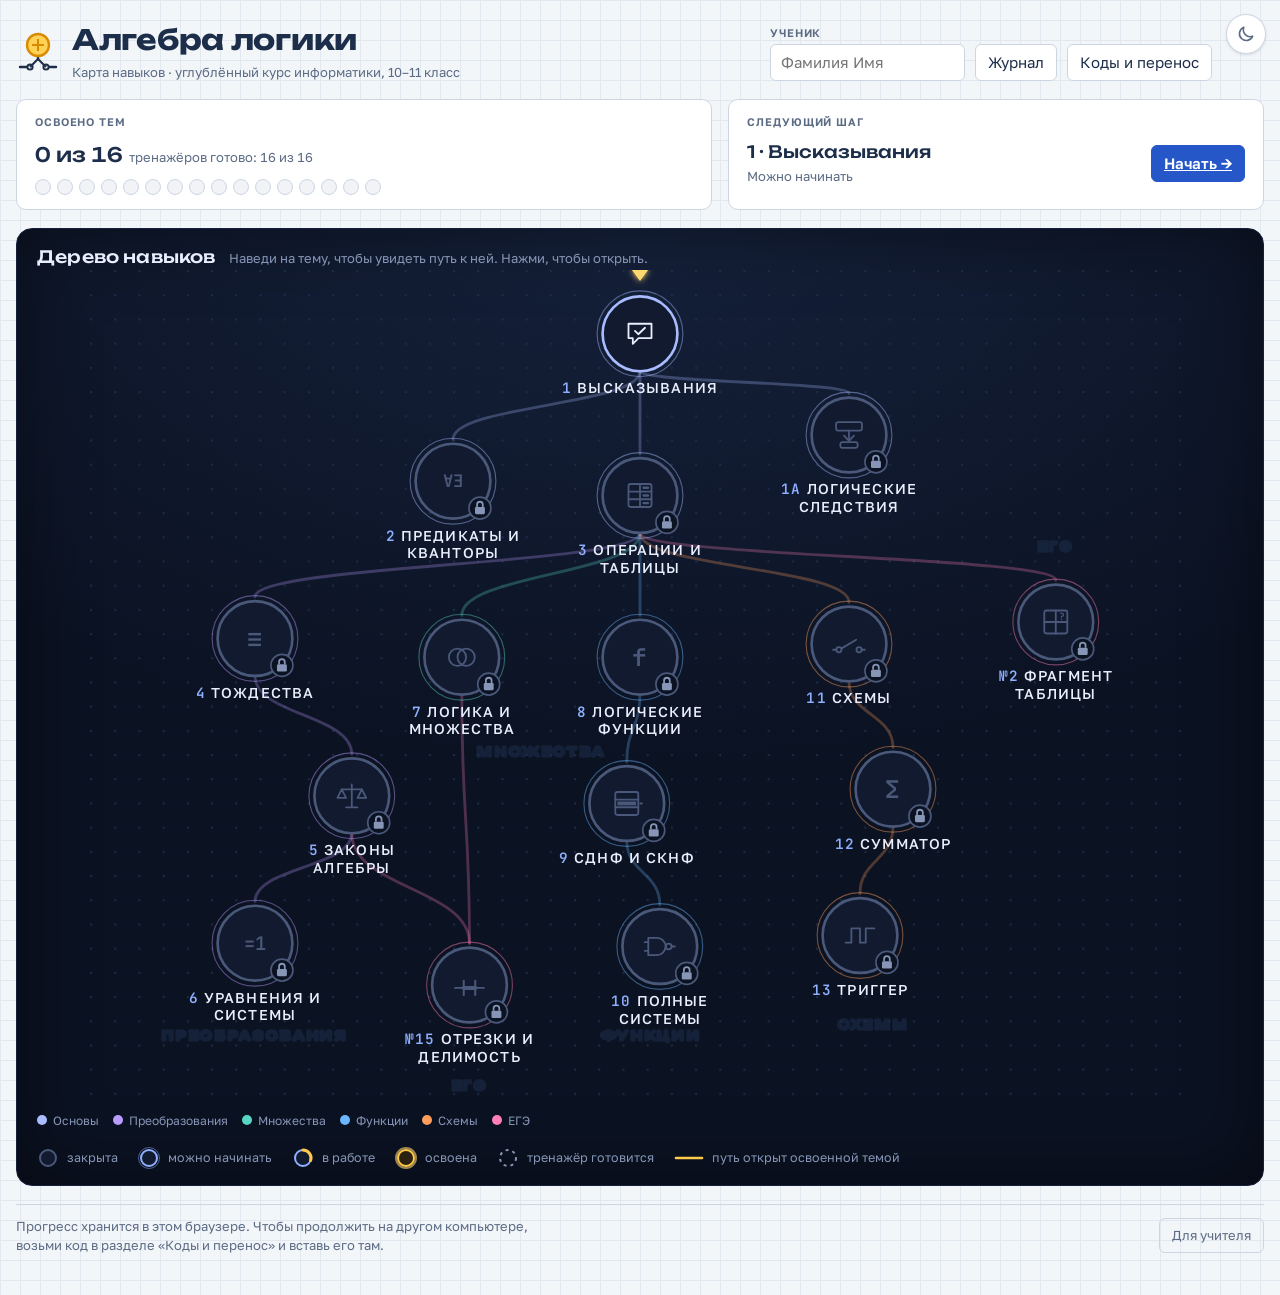
<file: index.html>
<!doctype html><html><head><meta charset=utf8><meta name=viewport content="width=device-width,initial-scale=1,viewport-fit=cover"><style>:root{color-scheme:light;box-sizing:border-box;padding-top:env(safe-area-inset-top,0px);padding-bottom:env(safe-area-inset-bottom,0px)}html{scroll-padding-top:env(safe-area-inset-top,0px)}body{margin:0;padding:0;font:14px -apple-system,BlinkMacSystemFont,sans-serif;background:#fff;color:#000}img{max-width:100%}[hidden]:not([hidden=until-found i]){display:none!important}</style></head><body>
<title>Карта алгебры логики</title>
<meta name="claude:viewport-fit-sides" content="cover">
<script>/* тема до первой отрисовки: выбор ученика важнее системной */
(function(){try{var t=JSON.parse(localStorage.getItem('al.theme')||'null');if(t==='light'||t==='dark')document.documentElement.setAttribute('data-theme',t)}catch(e){}})();</script>
<link rel="preconnect" href="https://fonts.googleapis.com">
<link rel="stylesheet" href="https://fonts.googleapis.com/css2?family=Golos+Text:wght@400;500;600&family=JetBrains+Mono:wght@400;600&family=Unbounded:wght@500;700&display=swap">
<link rel="stylesheet" href="al.css">
<link rel="stylesheet" href="t1.css">
<link rel="stylesheet" href="t2.css">
<link rel="stylesheet" href="t3.css">
<link rel="stylesheet" href="t4.css">
<link rel="stylesheet" href="t5.css">
<link rel="stylesheet" href="t6.css">
<link rel="stylesheet" href="t7.css">
<link rel="stylesheet" href="t8.css">
<link rel="stylesheet" href="t9.css">
<link rel="stylesheet" href="t10.css">
<link rel="stylesheet" href="t12.css">
<link rel="stylesheet" href="t13.css">
<link rel="stylesheet" href="t15.css">
<link rel="stylesheet" href="t20.css">
<link rel="stylesheet" href="t16.css">
<style>
/* Layout: та же «тетрадь в клетку», что у тренажёров. Карта — монтажная плата:
   темы — лампы на карточках, связи — провода; ток (жёлтый) идёт дальше от освоенной темы.
   Сверху «Основы», от темы 3 шина расходится по пяти веткам. На телефоне ветки идут друг под другом. */
:root{ --gap:16px; --wire:var(--rule); --wire-live:var(--live); --node-w:100%; }

.hub{max-width:1260px;margin:0 auto;display:flex;flex-direction:column;gap:18px}
.h-top{display:flex;flex-wrap:wrap;gap:14px 24px;align-items:flex-end;justify-content:space-between}
.h-brand{display:flex;gap:12px;align-items:center;min-width:0}
.h-brand h1{font-family:var(--f-display);font-weight:700;font-size:clamp(20px,3vw,28px);margin:0;letter-spacing:-.01em;text-wrap:balance}
.h-brand p{margin:2px 0 0;color:var(--ink-soft);font-size:13px}
#hStudent{width:13em}

/* переключатель темы: правый верхний угол страницы */
.theme-tg{position:absolute;z-index:40;top:calc(env(safe-area-inset-top,0px) + 14px);right:max(14px,env(safe-area-inset-right,0px));
  width:40px;height:40px;border-radius:50%;border:1px solid var(--rule);background:var(--sheet);color:var(--ink-soft);
  display:grid;place-items:center;cursor:pointer;padding:0;box-shadow:0 1px 3px color-mix(in srgb,var(--ink) 14%,transparent);transition:color .15s,border-color .15s}
.theme-tg:hover{color:var(--accent);border-color:var(--accent)}
.theme-tg svg{width:20px;height:20px;display:block}
@media (max-width:1380px){.hub>.h-top,.app>.top{padding-right:52px}}
:root[data-theme="light"]{color-scheme:light}
.tag.n{background:var(--sheet-grid);color:var(--ink-soft)}

/* сводка */
.h-summary{display:grid;grid-template-columns:minmax(0,1.3fr) minmax(0,1fr);gap:var(--gap)}
@media (max-width:760px){.h-summary{grid-template-columns:minmax(0,1fr)}}
.sum-card{background:var(--sheet);border:1px solid var(--rule);border-radius:10px;padding:14px 18px;min-width:0;display:flex;flex-direction:column;gap:10px}
.sum-card .lbl{display:block}
.sum-big{font-family:var(--f-display);font-weight:500;font-size:20px;font-variant-numeric:tabular-nums}
.sum-big small{font-family:var(--f-body);font-size:13px;color:var(--ink-soft);font-weight:400;margin-left:6px}
.bulbs{display:flex;flex-wrap:wrap;gap:6px}
.bulbs i{width:16px;height:16px;border-radius:50%;background:var(--lamp-off);border:1.5px solid var(--rule)}
.bulbs i.on{background:var(--glow);border-color:var(--live);box-shadow:0 0 6px var(--glow)}
.bulbs i.soon{border-style:dashed}
.next{display:flex;gap:14px;align-items:center;flex-wrap:wrap}
.next .nx-t{flex:1;min-width:12em}
.next .nx-t b{font-family:var(--f-display);font-weight:500;font-size:17px;display:block}
.next .nx-t span{color:var(--ink-soft);font-size:13px}

/* карта: ночное дерево навыков. Панель намеренно тёмная в обеих темах, чтобы свечение читалось. */
:root{
  --m-bg:#0b1222; --m-bg2:#15213b; --m-dot:#1f2d4b; --m-ink:#e8eefb; --m-soft:#8796b6; --m-dim:#4a587a;
  --m-disc:#111a2f; --m-gold:#ffc94a; --m-glow:#ffd970; --m-accent:#8fb0ff;
  --h-base:#a9bcff; --h-trans:#b99cff; --h-sets:#57d6c4; --h-func:#6cb6ff; --h-circ:#ff9d5c; --h-ege:#ff7fb6;
}
.h-map{position:relative;border-radius:16px;overflow:hidden;color:var(--m-ink);
  background:radial-gradient(120% 90% at 50% 0%,var(--m-bg2) 0%,var(--m-bg) 62%);border:1px solid var(--m-bg2);
  box-shadow:inset 0 0 80px rgba(0,0,0,.45)}
.map-h{display:flex;flex-wrap:wrap;gap:6px 14px;align-items:baseline;padding:16px 20px 0}
.map-h h2{font-family:var(--f-display);font-weight:500;font-size:17px;margin:0;color:var(--m-ink);letter-spacing:.01em}
.map-h p{margin:0;color:var(--m-soft);font-size:13px}
.map-scroll{overflow-x:auto;overflow-y:hidden;-webkit-overflow-scrolling:touch;scrollbar-color:var(--m-dim) transparent}
.map-scroll svg{display:block;width:100%;min-width:760px;height:auto;margin:0 auto;max-width:1100px}
.pan-hint{display:none;padding:0 20px;font-size:12px;color:var(--m-soft)}
@media (max-width:800px){.pan-hint{display:block}}

/* связи */
.edge{fill:none;stroke-width:2.6;stroke-linecap:round;opacity:.28;transition:opacity .2s,stroke-width .2s}
.edge.avail{opacity:.75}
.edge.live{stroke:var(--m-gold);opacity:1;filter:url(#fGlowSoft)}
.flow{fill:none;stroke:var(--m-glow);stroke-width:2.2;stroke-linecap:round;stroke-dasharray:2 14;animation:mflow 1.1s linear infinite;pointer-events:none}
@keyframes mflow{to{stroke-dashoffset:-16}}

/* узлы */
.mnode{cursor:pointer;outline:none}
.mnode .hit{fill:transparent}
.mnode .halo{opacity:0;transition:opacity .25s}
.mnode .disc{fill:var(--m-disc);stroke-width:2.4;transition:stroke-width .2s}
.mnode .ring2{fill:none;stroke-width:1;opacity:.45}
.mnode .arc{fill:none;stroke:var(--m-gold);stroke-width:4;stroke-linecap:round;filter:url(#fGlowSoft)}
.mnode .ico{color:var(--m-ink);transition:color .2s}
.mnode .ico *{vector-effect:non-scaling-stroke}
.mnode .lbl{font-family:var(--f-body);font-size:13px;font-weight:500;fill:var(--m-soft);text-anchor:middle;transition:fill .2s}
.mnode .lbl .n{font-family:var(--f-mono);font-weight:600;fill:var(--m-dim)}
.mnode .badge{pointer-events:none}
.mnode.soon .disc{stroke-dasharray:4 5}
.mnode.soon .ico{color:var(--m-soft)}
.mnode.s-locked .disc{stroke:var(--m-dim)!important}
.mnode.s-locked .ico{color:var(--m-dim)}
.mnode.s-locked .lbl{fill:var(--m-dim)}
.mnode.built .lbl{fill:var(--m-ink)}
.mnode.built .lbl .n{fill:var(--m-accent)}
.mnode.built.s-open .halo,.mnode.built.s-progress .halo{opacity:.55;animation:pulse 2.6s ease-in-out infinite}
@keyframes pulse{0%,100%{opacity:.25}50%{opacity:.7}}
.mnode.s-mastered .disc{stroke:var(--m-gold)!important;fill:#2a2110}
.mnode.s-mastered .ico{color:var(--m-glow)}
.mnode.s-mastered .halo{opacity:.9;animation:none}
.mnode.s-mastered .lbl{fill:var(--m-glow)}
.mnode.s-mastered .lbl .n{fill:var(--m-gold)}

/* наведение: подсветка цепочки и названия */
.skill-svg.focus .edge:not(.hl){opacity:.1}
.skill-svg.focus .mnode:not(.hl){opacity:.38}
.skill-svg .edge.hl{opacity:1;stroke-width:3.4;filter:url(#fGlowSoft)}
.mnode.hl .lbl{fill:#fff;filter:url(#fGlowText)}
.mnode.hl .lbl .n{fill:var(--m-glow)}
.mnode.cur .disc{stroke-width:3.4}
.mnode:focus-visible .disc{stroke:#fff!important;stroke-width:3.4}
.mnode .scale{transition:transform .2s;transform-box:fill-box;transform-origin:center}
.mnode.cur .scale{transform:scale(1.12)}
.here{animation:bob 1.6s ease-in-out infinite}
@keyframes bob{50%{transform:translateY(-5px)}}
.cap{font-family:var(--f-display);font-size:11px;letter-spacing:.22em;text-transform:uppercase;font-weight:500;opacity:.55;text-anchor:middle}
@media (prefers-reduced-motion:reduce){.flow,.here,.mnode .halo{animation:none!important}}

/* подсказка над узлом */
.m-tip{position:absolute;z-index:3;pointer-events:none;transform:translate(-50%,calc(-100% - 14px));background:rgba(12,19,36,.92);
  border:1px solid var(--m-dim);border-radius:10px;padding:8px 12px;min-width:170px;max-width:260px;backdrop-filter:blur(6px);
  box-shadow:0 8px 28px rgba(0,0,0,.45),0 0 18px color-mix(in srgb,var(--tipc,var(--m-accent)) 35%,transparent)}
.m-tip b{display:block;font-family:var(--f-display);font-weight:500;font-size:14px;color:#fff}
.m-tip span{display:block;font-size:12.5px;color:var(--m-soft);margin-top:2px}
.m-tip i{display:block;font-style:normal;font-size:11.5px;color:var(--tipc,var(--m-accent));margin-top:4px}

.m-legend{display:flex;flex-wrap:wrap;gap:8px 20px;padding:4px 20px 16px;font-size:12.5px;color:var(--m-soft)}
.m-legend span{display:inline-flex;gap:8px;align-items:center}
.m-legend svg{flex:none}
.m-branches{display:flex;flex-wrap:wrap;gap:6px 14px;padding:0 20px 14px;font-size:12px;color:var(--m-soft)}
.m-branches span{display:inline-flex;gap:6px;align-items:center}
.m-branches i{width:10px;height:10px;border-radius:50%}

.h-foot{display:flex;flex-wrap:wrap;gap:10px 18px;align-items:center;justify-content:space-between;font-size:13px;color:var(--ink-soft);border-top:1px solid var(--rule);padding-top:12px}
.h-foot p{margin:0;max-width:70ch}

/* диалоги хаба */
.modal.narrow{width:min(640px,100%)}
.d-sec{display:flex;flex-direction:column;gap:6px}
.d-sec h3{margin:0;font-size:11px;text-transform:uppercase;letter-spacing:.08em;color:var(--ink-soft);font-weight:600}
.d-sec p{margin:0;max-width:65ch}
.d-head{display:flex;gap:12px;align-items:center}
.d-head .lamp-l{width:34px;height:34px;border-radius:50%;flex:none;border:2px solid var(--rule);background:var(--lamp-off)}
.d-head .lamp-l.s-mastered{background:var(--glow);border-color:var(--live);box-shadow:0 0 12px var(--glow)}
.d-head .lamp-l.s-open{border-color:var(--accent);background:var(--accent-soft)}
.d-head .lamp-l.s-progress{border-color:var(--live);background:conic-gradient(var(--live) calc(var(--p,0)*360deg),var(--lamp-off) 0)}
.d-head h2{font-family:var(--f-display);font-weight:500;font-size:19px;margin:0;flex:1;text-wrap:balance}
.d-head h2 .num{font-family:var(--f-mono);color:var(--accent);margin-right:8px}
.meter{height:8px;border-radius:99px;background:var(--lamp-off);overflow:hidden;border:1px solid var(--rule)}
.meter i{display:block;height:100%;background:var(--live)}
.reqs{display:flex;flex-direction:column;gap:6px;margin:0;padding:0;list-style:none}
.reqs li{display:flex;gap:8px;align-items:center;flex-wrap:wrap}
.reqs .dotl{width:10px;height:10px;border-radius:50%;background:var(--lamp-off);border:1.5px solid var(--rule)}
.reqs .dotl.ok{background:var(--glow);border-color:var(--live)}
.linkish{background:none;border:0;padding:0;color:var(--accent);text-decoration:underline;cursor:pointer;font:inherit}
.code-box{font-family:var(--f-mono);font-size:13px;width:100%;min-height:84px;background:var(--sheet);color:var(--ink);border:1px solid var(--rule);border-radius:8px;padding:8px 10px;overflow-wrap:anywhere;resize:vertical}
.code-row{display:flex;gap:8px;flex-wrap:wrap;align-items:center}
.code-row input{font-family:var(--f-mono);text-transform:uppercase;letter-spacing:.06em;width:9em}
.t-code{font-family:var(--f-mono);font-weight:600;font-size:30px;letter-spacing:.08em;color:var(--accent);font-variant-numeric:tabular-nums}
.t-list{display:grid;grid-template-columns:repeat(auto-fill,minmax(220px,1fr));gap:4px 16px}
.t-list label{display:flex;gap:8px;align-items:center;font-size:14px}
.t-list .num{font-family:var(--f-mono);color:var(--accent);min-width:2.6em}
.switch{display:flex;gap:8px;align-items:center}

/* дополнения к тренажёру внутри хаба */
.back{display:inline-block;font-size:13px;color:var(--accent);text-decoration:none;margin-bottom:2px}
.back:hover{text-decoration:underline}
.exam-bar{display:flex;flex-wrap:wrap;gap:10px 18px;align-items:center;background:var(--accent-soft);border:1.5px solid var(--accent);border-radius:10px;padding:10px 14px}
.exam-bar .ex-t{display:flex;flex-direction:column;flex:1;min-width:14em}
.exam-bar .ex-t b{font-family:var(--f-display);font-weight:500}
.exam-bar .ex-t span{font-size:13px;color:var(--ink-soft)}
.ex-dots{display:flex;gap:8px}
.ex-dot{width:18px;height:18px;border-radius:50%;border:2px solid var(--rule);background:var(--sheet)}
.ex-dot.now{border-color:var(--accent)} .ex-dot.ok{background:var(--ok);border-color:var(--ok)} .ex-dot.bad{background:var(--bad);border-color:var(--bad)}
.v-t11.exam .controls,.v-t11.exam .tablecard,.v-t11.exam #showAnswer,.v-t11.exam #status .spacer~.chip:last-child{display:none}
.v-t11.exam .grid{grid-template-areas:"circ expr"}
@media (max-width:900px){.v-t11.exam .grid{grid-template-areas:"circ" "expr"}}
</style>

<button class="theme-tg" id="themeTg" type="button"></button>
<div class="hub" id="view-map">
  <header class="h-top">
    <div class="h-brand">
      <svg width="44" height="44" viewBox="0 0 44 44" aria-hidden="true"><path d="M4 38H14M30 38H40M22 30V24" stroke="var(--ink)" stroke-width="2.4" stroke-linecap="round"/><circle cx="22" cy="16" r="11" fill="var(--glow)" stroke="var(--live)" stroke-width="2.4"/><path d="M16 16h12M22 10v12" stroke="var(--live)" stroke-width="2"/><circle cx="14" cy="38" r="2.6" fill="var(--sheet)" stroke="var(--ink)" stroke-width="2"/><circle cx="30" cy="38" r="2.6" fill="var(--sheet)" stroke="var(--ink)" stroke-width="2"/><path d="M14 38L22 30L30 38" stroke="var(--ink)" stroke-width="2" fill="none"/></svg>
      <div><h1>Алгебра логики</h1><p>Карта навыков · углублённый курс информатики, 10–11 класс</p></div>
    </div>
    <div class="controls">
      <div class="field"><label for="hStudent">Ученик</label><input type="text" id="hStudent" placeholder="Фамилия Имя" autocomplete="off"></div>
      <button class="btn" id="hLogBtn">Журнал</button>
      <button class="btn" id="hCodesBtn">Коды и перенос</button>
    </div>
  </header>

  <section class="h-summary" id="hSummary" aria-live="polite"></section>

  <section class="h-map" aria-labelledby="mapTitle">
    <div class="map-h"><h2 id="mapTitle">Дерево навыков</h2><p>Наведи на тему, чтобы увидеть путь к ней. Нажми, чтобы открыть.</p></div>
    <p class="pan-hint">Карту можно двигать пальцем влево и вправо.</p>
    <div class="map-scroll" id="hMapScroll"><div id="hMap" style="position:relative"></div></div>
    <div class="m-branches" id="hBranches"></div>
    <div class="m-legend" aria-label="Обозначения">
      <span><svg width="22" height="22" viewBox="0 0 22 22"><circle cx="11" cy="11" r="8" fill="#111a2f" stroke="#4a587a" stroke-width="2"/></svg>закрыта</span>
      <span><svg width="22" height="22" viewBox="0 0 22 22"><circle cx="11" cy="11" r="8" fill="#111a2f" stroke="#8fb0ff" stroke-width="2"/><circle cx="11" cy="11" r="10.5" fill="none" stroke="#8fb0ff" stroke-opacity=".5"/></svg>можно начинать</span>
      <span><svg width="22" height="22" viewBox="0 0 22 22"><circle cx="11" cy="11" r="8" fill="#111a2f" stroke="#8fb0ff" stroke-width="2"/><path d="M11 3a8 8 0 0 1 7.6 10.5" fill="none" stroke="#ffc94a" stroke-width="3" stroke-linecap="round"/></svg>в работе</span>
      <span><svg width="22" height="22" viewBox="0 0 22 22"><circle cx="11" cy="11" r="8" fill="#2a2110" stroke="#ffc94a" stroke-width="2"/><circle cx="11" cy="11" r="10" fill="none" stroke="#ffd970" stroke-opacity=".6" stroke-width="2"/></svg>освоена</span>
      <span><svg width="22" height="22" viewBox="0 0 22 22"><circle cx="11" cy="11" r="8" fill="none" stroke="#8796b6" stroke-width="2" stroke-dasharray="3 4"/></svg>тренажёр готовится</span>
      <span><svg width="30" height="10" viewBox="0 0 30 10"><path d="M2 5h26" stroke="#ffc94a" stroke-width="2.6" stroke-linecap="round"/></svg>путь открыт освоенной темой</span>
    </div>
  </section>

  <footer class="h-foot">
    <p>Прогресс хранится в этом браузере. Чтобы продолжить на другом компьютере, возьми код в разделе «Коды и перенос» и вставь его там.</p>
    <button class="btn ghost" id="hTeacherBtn">Для учителя</button>
  </footer>
</div>

<div id="view-t1" class="v-t1" hidden></div>
<div id="view-t2" class="v-t2" hidden></div>
<div id="view-t3" class="v-t3" hidden></div>
<div id="view-t4" class="v-t4" hidden></div>
<div id="view-t5" class="v-t5" hidden></div>
<div id="view-t6" class="v-t6" hidden></div>
<div id="view-t7" class="v-t7" hidden></div>
<div id="view-t8" class="v-t8" hidden></div>
<div id="view-t9" class="v-t9" hidden></div>
<div id="view-t10" class="v-t10" hidden></div>
<div id="view-t11" class="v-t11" hidden></div>
<div id="view-t12" class="v-t12" hidden></div>
<div id="view-t13" class="v-t13" hidden></div>
<div id="view-t15" class="v-t15" hidden></div>
<div id="view-t20" class="v-t20" hidden></div>
<div id="view-t16" class="v-t16" hidden></div>

<!-- тема -->
<div class="overlay" id="hNode" hidden>
  <div class="modal narrow" role="dialog" aria-modal="true" aria-labelledby="hNodeTitle" id="hNodeBody"></div>
</div>

<!-- коды -->
<div class="overlay" id="hCodes" hidden>
  <div class="modal narrow" role="dialog" aria-modal="true" aria-labelledby="hCodesTitle">
    <div class="modal-h"><h2 id="hCodesTitle">Коды и перенос</h2><button class="btn ghost" data-close aria-label="Закрыть">✕</button></div>
    <div class="d-sec">
      <h3>Код от учителя</h3>
      <p>Учитель может открыть тему всему классу. Введи код с доски.</p>
      <div class="code-row"><input type="text" id="tCodeIn" placeholder="7K-Q" autocomplete="off" spellcheck="false" aria-label="Код от учителя"><button class="btn primary" id="tCodeApply">Применить</button></div>
      <div class="msg" id="tCodeMsg"></div>
    </div>
    <div class="d-sec">
      <h3>Мой прогресс на другой компьютер</h3>
      <p>Скопируй код и отправь себе, например в мессенджер. На другом компьютере открой эту страницу и вставь код ниже.</p>
      <div class="code-row"><button class="btn" id="pShow">Показать мой код</button><button class="btn" id="pCopy" hidden>Скопировать</button></div>
      <textarea class="code-box" id="pOut" readonly hidden aria-label="Код прогресса"></textarea>
    </div>
    <div class="d-sec">
      <h3>Восстановить из кода</h3>
      <textarea class="code-box" id="pIn" placeholder="AL1.…" spellcheck="false" aria-label="Вставь код прогресса"></textarea>
      <div class="code-row"><button class="btn primary" id="pRestore">Восстановить</button><span class="tries">Прогресс сложится с тем, что уже есть на этом компьютере.</span></div>
      <div class="msg" id="pMsg"></div>
    </div>
  </div>
</div>

<!-- учитель -->
<div class="overlay" id="hTeacher" hidden>
  <div class="modal" role="dialog" aria-modal="true" aria-labelledby="hTeacherTitle">
    <div class="modal-h"><h2 id="hTeacherTitle">Для учителя</h2><button class="btn ghost" data-close aria-label="Закрыть">✕</button></div>
    <div class="d-sec">
      <h3>Открыть темы классу</h3>
      <p>Отметь темы, которые нужно открыть без прохождения предыдущих. Код можно написать на доске: ученики вводят его в разделе «Коды и перенос». Ещё его можно дописать к адресу страницы: <code>#open-КОД</code>.</p>
      <div class="t-list" id="tList"></div>
      <div class="code-row"><span class="t-code" id="tCode">—</span><button class="btn" id="tCopy">Скопировать код</button></div>
    </div>
    <div class="d-sec">
      <h3>Просмотр</h3>
      <label class="switch"><input type="checkbox" id="tPreview"> Все темы открыты на этом устройстве, чтобы посмотреть тренажёры перед уроком</label>
      <p class="tries">Коды не защищают темы паролем: это удобство для урока. Журнал каждого ученика хранится у него в браузере, ученик копирует его кнопкой «Журнал» и присылает.</p>
    </div>
  </div>
</div>

<!-- журнал -->
<div class="overlay" id="hLog" hidden>
  <div class="modal" role="dialog" aria-modal="true" aria-labelledby="hLogTitle">
    <div class="modal-h"><h2 id="hLogTitle">Журнал по всем темам</h2><button class="btn ghost" data-close aria-label="Закрыть">✕</button></div>
    <div class="logwrap" id="hLogBody"></div>
    <textarea class="code-box" id="hLogCopy" readonly hidden aria-label="Журнал текстом"></textarea>
    <div class="modal-f"><span class="sum" id="hLogSum"></span><button class="btn" id="hLogCopyBtn">Скопировать журнал</button></div>
  </div>
</div>
<div class="toast" id="hToast"></div>

<script src="core.js"></script>
<script src="t1.js"></script>
<script src="t2.js"></script>
<script src="t3.js"></script>
<script src="t4.js"></script>
<script src="t5.js"></script>
<script src="t6.js"></script>
<script src="t7.js"></script>
<script src="t8.js"></script>
<script src="t9.js"></script>
<script src="t10.js"></script>
<script src="t11.js"></script>
<script src="t12.js"></script>
<script src="t13.js"></script>
<script src="t15.js"></script>
<script src="t20.js"></script>
<script src="t16.js"></script>
<script>
(()=>{
const $=s=>document.querySelector(s);
const esc=s=>String(s).replace(/[&<>"]/g,c=>({'&':'&amp;','<':'&lt;','>':'&gt;','"':'&quot;'}[c]));
const N=AL.NODES,B=AL.byId;
const LANE_COLS=['trans','sets','func','circ','ege'];

function toast(t){const el=$('#hToast');el.textContent=t;el.classList.add('show');clearTimeout(toast.h);toast.h=setTimeout(()=>el.classList.remove('show'),2600)}
function copyText(t,okMsg,fallbackEl){
  const fb=()=>{if(fallbackEl){fallbackEl.hidden=false;fallbackEl.value=t;fallbackEl.focus();fallbackEl.select()}toast('Выделено: нажми Ctrl+C')};
  try{navigator.clipboard.writeText(t).then(()=>toast(okMsg),fb)}catch(e){fb()}
}

/* ---------- статус темы для показа ---------- */
function info(n){
  const s=AL.status(n.id),st=AL.node(n.id),built=AL.isBuilt(n);
  const bl=AL.blockers(n);
  let line;
  if(s==='mastered') line='Освоено'+(st.via==='exam'?' · зачёт':'');
  else if(s==='locked') line='Закрыто · нужно: '+bl.map(b=>b.num).join(', ');
  else if(!built) line='Тренажёр готовится';
  else if(s==='progress') line=st.note||`${st.done} из ${st.total}`;
  else line=AL.unlocks().has(n.id)&&bl.length?'Открыто учителем':'Можно начинать';
  const p=st.total?Math.min(1,st.done/st.total):0;
  return {s,st,built,line,p,bl};
}
/* ---------- дерево навыков ---------- */
const POS={n1:[500,58],n2:[330,192],n3:[500,205],
  n4:[150,335],n5:[238,478],n6:[150,612],
  n7:[338,352],e15:[345,650],
  n8:[500,352],n9:[488,485],n10:[518,615],
  n11:[690,340],n12:[730,472],n13:[700,605],
  e2:[878,320],
  n1a:[690,150]};
const HUE={base:'--h-base',trans:'--h-trans',sets:'--h-sets',func:'--h-func',circ:'--h-circ',ege:'--h-ege'};
const CAPS=[['trans','Преобразования',150,700],['sets','Множества',352,442,'start'],['func','Функции',510,700],['circ','Схемы',712,690],['ege','ЕГЭ',878,255],['ege','ЕГЭ',345,745]];
const T=(t,sz=12)=>`<text x="12" y="${12+sz*0.36}" text-anchor="middle" font-family="JetBrains Mono,monospace" font-weight="600" font-size="${sz}" fill="currentColor" stroke="none">${t}</text>`;
const ICON={
  n1:'<path d="M4 5h16v10h-9l-4 4v-4H4z"/><path d="M8.5 10l2.3 2.3L15.5 7.8"/>',
  n2:T('∀∃',12),
  n3:'<rect x="4" y="4" width="16" height="16" rx="1.5"/><path d="M12 4v16M4 9.3h16M4 14.6h16"/><path d="M14.5 6.6h3M14.5 12h3M14.5 17.3h3" stroke-width="2.4"/>',
  n4:T('≡',20),
  n5:'<path d="M12 4v15M8 20h8M5 7.5h14"/><path d="M5 7.5l-3 6h6zM19 7.5l-3 6h6z"/>',
  n6:T('=1',13),
  n7:'<circle cx="9" cy="12" r="6"/><circle cx="15" cy="12" r="6"/>',
  n8:T('f',17),
  n9:'<rect x="4" y="4" width="16" height="16" rx="1.5"/><path d="M4 9.3h16M4 14.6h16"/><rect x="5.5" y="10.6" width="13" height="2.7" fill="currentColor" stroke="none"/><path d="M21.5 12h1"/>',
  n10:'<path d="M4 6h6a6 6 0 0 1 0 12H4z"/><circle cx="18.2" cy="12" r="2"/><path d="M1.5 9h2.5M1.5 15h2.5M20.2 12h2.3"/>',
  n11:'<circle cx="5" cy="16" r="1.8"/><circle cx="19" cy="16" r="1.8"/><path d="M6.6 15.2L17 9"/><path d="M1 16h2.2M20.8 16H23"/>',
  n12:T('Σ',17),
  n13:'<path d="M2 17h4V7h6v10h4V7h6"/>',
  e2:'<rect x="4" y="4" width="16" height="16" rx="1.5"/><path d="M12 4v16M4 12h16"/>'+'<text x="16" y="10.3" text-anchor="middle" font-family="JetBrains Mono,monospace" font-weight="700" font-size="7" fill="currentColor" stroke="none">?</text>',
  e15:'<path d="M2 14h20"/><path d="M8 9v10M16 9v10" stroke-width="2"/><path d="M8 14h8" stroke-width="4"/>',
  n1a:'<rect x="3" y="3" width="18" height="6" rx="1.5"/><path d="M12 9v6"/><path d="M8.5 12.5L12 16l3.5-3.5"/><rect x="6" y="17" width="12" height="4" rx="1.5"/>'
};
const live=id=>AL.node(id).mastered;
const EDGES=[];N.forEach(n=>n.req.forEach(r=>EDGES.push([r,n.id])));
function wrapTitle(t){
  const w=t.split(' ');const lines=[];let cur='';
  w.forEach(x=>{if((cur+' '+x).trim().length>13&&cur){lines.push(cur);cur=x}else cur=(cur+' '+x).trim()});
  if(cur)lines.push(cur);return lines.slice(0,2);
}
function ancestors(id,acc=new Set()){B[id].req.forEach(r=>{if(!acc.has(r)){acc.add(r);ancestors(r,acc)}});return acc}
let nextId=null;
function renderMap(){
  nextId=(N.find(n=>AL.isBuilt(n)&&['open','progress'].includes(AL.status(n.id)))||{}).id;
  const R=n=>AL.isBuilt(n)?34:29;
  let edges='',flows='';
  EDGES.forEach(([a,b])=>{
    const [x1,y1]=POS[a],[x2,y2]=POS[b],ra=R(B[a]),rb=R(B[b]);
    const sy=y1+ra,ey=y2-rb-4,my=(sy+ey)/2;
    const d=`M${x1} ${sy}C${x1} ${my} ${x2} ${my} ${x2} ${ey}`;
    const hue=`var(${HUE[B[b].lane]})`;
    const cls=live(a)?'live':AL.status(b)!=='locked'&&AL.isBuilt(B[b])?'avail':'';
    edges+=`<path class="edge ${cls}" data-e="${a}>${b}" d="${d}" stroke="${hue}"/>`;
    if(live(a))flows+=`<path class="flow" d="${d}"/>`;
  });
  const caps=CAPS.map(([l,t,x,y,a])=>`<text class="cap" x="${x}" y="${y}" fill="var(${HUE[l]})"${a?` style="text-anchor:${a}"`:''}>${t}</text>`).join('');
  const nodes=N.map(n=>{
    const i=info(n),[x,y]=POS[n.id],r=R(n),hue=`var(${HUE[n.lane]})`;
    const C=2*Math.PI*(r+6);
    const arc=i.s==='progress'&&i.p>0?`<circle class="arc" r="${r+6}" stroke-dasharray="${(C*i.p).toFixed(1)} ${C.toFixed(1)}" transform="rotate(-90)"/>`:'';
    const halo=`<circle class="halo" r="${r+12}" fill="url(#${i.s==='mastered'?'gHaloGold':'gHaloBlue'})"/>`;
    const ring2=AL.isBuilt(n)?`<circle class="ring2" r="${r+5}" stroke="${hue}"/>`:'';
    const lines=wrapTitle(n.title);
    const lbl=`<text class="lbl" y="${r+20}"><tspan class="n">${esc(n.num)}</tspan> ${esc(lines[0])}${lines[1]?`<tspan x="0" dy="16">${esc(lines[1])}</tspan>`:''}</text>`;
    let badge='';
    if(i.s==='locked')badge=`<g class="badge" transform="translate(${r*0.72} ${r*0.72})"><circle r="10" fill="#0b1222" stroke="#4a587a" stroke-width="1.5"/><rect x="-4.5" y="-1" width="9" height="6.5" rx="1.2" fill="#8796b6"/><path d="M-2.6 -1v-2.2a2.6 2.6 0 0 1 5.2 0V-1" fill="none" stroke="#8796b6" stroke-width="1.6"/></g>`;
    else if(i.s==='mastered')badge=`<g class="badge" transform="translate(${r*0.72} ${-r*0.72})"><circle r="10" fill="#ffc94a"/><path d="M-4.5 0l3 3 6-6" fill="none" stroke="#2a2110" stroke-width="2.4" stroke-linecap="round" stroke-linejoin="round"/></g>`;
    const here=n.id===nextId?`<g class="here" aria-hidden="true"><path d="M0 ${-r-14}l-8 -11h16z" fill="var(--m-glow)" filter="url(#fGlowSoft)"/></g>`:'';
    return `<g class="mnode s-${i.s} ${AL.isBuilt(n)?'built':'soon'}" data-id="${n.id}" transform="translate(${x} ${y})" tabindex="0" role="button"
      aria-label="Тема ${esc(n.num)}: ${esc(n.title)}. ${esc(i.line)}" style="--tipc:${hue}">
      <circle class="hit" r="${r+18}"/>${halo}<g class="scale">${ring2}<circle class="disc" r="${r}" stroke="${hue}"/>${arc}
      <g class="ico" transform="translate(${-12*r/26} ${-12*r/26}) scale(${r/26})" fill="none" stroke="currentColor" stroke-width="1.8" stroke-linecap="round" stroke-linejoin="round">${ICON[n.id]}</g>${badge}</g>${here}${lbl}</g>`;
  }).join('');
  const defs=`<defs>
    <pattern id="pDots" width="22" height="22" patternUnits="userSpaceOnUse"><circle cx="1" cy="1" r="1" fill="var(--m-dot)"/></pattern>
    <radialGradient id="gHaloGold"><stop offset="40%" stop-color="#ffd970" stop-opacity=".55"/><stop offset="100%" stop-color="#ffd970" stop-opacity="0"/></radialGradient>
    <radialGradient id="gHaloBlue"><stop offset="45%" stop-color="#8fb0ff" stop-opacity=".45"/><stop offset="100%" stop-color="#8fb0ff" stop-opacity="0"/></radialGradient>
    <filter id="fGlowSoft" x="-50%" y="-50%" width="200%" height="200%"><feGaussianBlur stdDeviation="3" result="b"/><feMerge><feMergeNode in="b"/><feMergeNode in="SourceGraphic"/></feMerge></filter>
    <filter id="fGlowText" x="-30%" y="-60%" width="160%" height="220%"><feGaussianBlur stdDeviation="2.4" result="b"/><feFlood flood-color="#8fb0ff" flood-opacity=".9"/><feComposite in2="b" operator="in" result="g"/><feMerge><feMergeNode in="g"/><feMergeNode in="SourceGraphic"/></feMerge></filter>
  </defs>`;
  $('#hMap').innerHTML=`<svg class="skill-svg" viewBox="0 0 1000 765" role="group" aria-label="Дерево навыков">${defs}
    <rect width="1000" height="765" fill="url(#pDots)"/>${caps}<g>${edges}</g><g>${flows}</g><g>${nodes}</g></svg><div class="m-tip" id="mTip" hidden></div>`;
  $('#hBranches').innerHTML=AL.LANES.map(l=>`<span><i style="background:var(${HUE[l.id]})"></i>${esc(l.title)}</span>`).join('');
  // на узком экране — прокрутить к следующему шагу
  const sc=$('#hMapScroll');
  if(nextId&&sc.scrollWidth>sc.clientWidth+4){const x=POS[nextId][0]/1000*sc.scrollWidth;sc.scrollLeft=Math.max(0,x-sc.clientWidth/2)}
}
function focusNode(id){
  const svg=$('#hMap svg');if(!svg)return;
  svg.querySelectorAll('.hl,.cur').forEach(e=>e.classList.remove('hl','cur'));
  const tip=$('#mTip');
  if(!id){svg.classList.remove('focus');tip.hidden=true;return}
  const anc=ancestors(id);anc.add(id);
  svg.classList.add('focus');
  anc.forEach(a=>{const g=svg.querySelector(`.mnode[data-id="${a}"]`);g&&g.classList.add('hl')});
  svg.querySelector(`.mnode[data-id="${id}"]`).classList.add('cur');
  EDGES.forEach(([a,b])=>{if(anc.has(a)&&anc.has(b))svg.querySelector(`.edge[data-e="${a}>${b}"]`).classList.add('hl')});
  const n=B[id],i=info(n),g=svg.querySelector(`.mnode[data-id="${id}"] .disc`).getBoundingClientRect(),box=$('#hMap').getBoundingClientRect();
  tip.style.setProperty('--tipc',`var(${HUE[n.lane]})`);
  tip.innerHTML=`<b>${esc(n.num)} · ${esc(n.title)}</b><span>${esc(i.line)}</span><i>${i.s==='locked'?'Нажми, чтобы узнать, как открыть':i.built?'Нажми, чтобы начать':'Нажми, чтобы узнать, что в теме'}</i>`;
  tip.style.left=(g.left+g.width/2-box.left)+'px';tip.style.top=(g.top-box.top)+'px';tip.hidden=false;
}

/* ---------- сводка ---------- */
function renderSummary(){
  const mastered=N.filter(n=>AL.node(n.id).mastered).length,built=N.filter(AL.isBuilt).length;
  const next=N.find(n=>AL.isBuilt(n)&&['open','progress'].includes(AL.status(n.id)));
  const bulbs=N.map(n=>`<i class="${AL.node(n.id).mastered?'on':''} ${AL.isBuilt(n)?'':'soon'}" title="${esc(n.num+' '+n.title)}"></i>`).join('');
  let nx;
  if(next){const i=info(next);nx=`<div class="next"><div class="nx-t"><b>${esc(next.num)} · ${esc(next.title)}</b><span>${esc(i.line)}</span></div>
      <a class="btn primary" href="#${next.trainer}">${i.s==='progress'?'Продолжить':'Начать'} →</a></div>`}
  else nx=`<div class="next"><div class="nx-t"><b>Готовые тренажёры пройдены</b><span>Новые темы появятся на этой карте. Освоенное сохранится.</span></div></div>`;
  $('#hSummary').innerHTML=`<div class="sum-card"><span class="lbl">Освоено тем</span>
      <div class="sum-big">${mastered} из ${N.length}<small>тренажёров готово: ${built} из ${N.length}</small></div>
      <div class="bulbs" aria-hidden="true">${bulbs}</div></div>
    <div class="sum-card"><span class="lbl">Следующий шаг</span>${nx}</div>`;
}
function renderHub(){renderSummary();renderMap()}

/* ---------- диалог темы ---------- */
function openModal(id){const o=$(id);o.hidden=false;const f=o.querySelector('[data-close], .btn');f&&f.focus()}
function closeModals(){document.querySelectorAll('.hub~.overlay').forEach(o=>o.hidden=true)}
function openNode(id){
  const n=B[id],i=info(n);
  let acts='';
  if(i.s==='locked'){
    acts=`<div class="d-sec"><h3>Как открыть</h3><p>Освой ${i.bl.length>1?'темы':'тему'} ${i.bl.map(b=>`<button class="linkish" data-goto="${b.id}">${esc(b.num)} · ${esc(b.title)}</button>`).join(' и ')}. Если ${i.bl.length>1?'они уже знакомы':'она уже знакома'}, сдай по ней зачёт, и эта тема откроется сразу.</p>
      <p>Есть код от учителя? <button class="linkish" data-codes>Ввести код</button></p></div>`;
  }else if(i.built){
    const tr=n.trainer;
    acts=`<div class="actions"><a class="btn primary" href="#${tr}">${i.s==='mastered'?'Открыть тренажёр':i.s==='progress'?'Продолжить':'Начать'} →</a>
      ${n.exam&&i.s!=='mastered'?`<a class="btn" href="#${tr}-exam">Знаю тему: сдать зачёт</a>`:''}</div>`;
  }else{
    acts=`<div class="msg show info">Тренажёр по этой теме ещё в разработке. Когда он появится, тема заработает прямо на карте, а прогресс по остальным темам сохранится.</div>`;
  }
  const reqs=n.req.length?`<div class="d-sec"><h3>Опирается на</h3><ul class="reqs">${n.req.map(r=>{const rn=B[r],ok=AL.node(r).mastered;
      return `<li><span class="dotl ${ok?'ok':''}"></span><button class="linkish" data-goto="${r}">${esc(rn.num)} · ${esc(rn.title)}</button><span class="tries">${ok?'освоено':AL.isBuilt(rn)?'не освоено':'тренажёр готовится, не мешает'}</span></li>`}).join('')}</ul></div>`:'';
  const goal=n.goal?`<div class="d-sec"><h3>Как засчитывается</h3><p>${esc(n.goal)}</p>${i.st.total?`<div class="meter" role="progressbar" aria-valuemin="0" aria-valuemax="${i.st.total}" aria-valuenow="${i.st.done}"><i style="width:${Math.round(i.p*100)}%"></i></div><span class="tries">${esc(i.st.note||'')}</span>`:''}</div>`:'';
  const exam=n.exam?`<div class="d-sec"><h3>Зачёт</h3><p>${esc(n.exam)}</p></div>`:'';
  $('#hNodeBody').innerHTML=`<div class="modal-h d-head"><span class="lamp-l s-${i.s}" style="--p:${i.p}"></span><h2 id="hNodeTitle"><span class="num">${esc(n.num)}</span>${esc(n.title)}</h2><button class="btn ghost" data-close aria-label="Закрыть">✕</button></div>
    <span class="chip ${i.s==='mastered'?'ok':''}"><span class="dot"></span>${esc(i.line)}</span>
    <div class="d-sec"><h3>${n.lane==='ege'?'Источник':'По ФРП'}</h3><p>${esc(n.frp)}</p></div>
    <div class="d-sec"><h3>Что делаешь</h3><p>${esc(n.does)}</p></div>
    ${goal}${exam}${reqs}${acts}`;
  openModal('#hNode');
}

/* ---------- журнал ---------- */
const fmtTime=t=>{const d=new Date(t);return d.toLocaleDateString('ru-RU',{day:'2-digit',month:'2-digit'})+' '+d.toLocaleTimeString('ru-RU',{hour:'2-digit',minute:'2-digit'})};
function renderLog(){
  const rows=AL.allLogs().reverse(),shown=rows.slice(0,400);
  $('#hLogBody').innerHTML=rows.length?`<table class="log"><thead><tr><th>Время</th><th>Тема</th><th>Схема</th><th>Ученик</th><th>Этап</th><th>Ввод</th><th>Комментарий</th></tr></thead><tbody>${shown.map(l=>{
    const tg=logKind(l);
    return `<tr><td class="m">${fmtTime(l.t)}</td><td>${esc(l.src)}</td><td class="m">${esc(l.seed||'—')}</td><td>${esc(l.student||'—')}</td><td><span class="tag ${tg}">${esc(l.stage)}</span></td><td class="code">${esc(l.input||'')}</td><td>${esc(l.note||'')}</td></tr>`}).join('')}</tbody></table>`
    :'<div class="empty">Журнал пуст. Сюда попадают ошибки, верные ответы, зачёты и коды.</div>';
  const errs=rows.filter(l=>logKind(l)==='a'&&l.stage!=='Зачёт').length,fails=rows.filter(l=>l.stage==='Зачёт'&&/^Не сдан/.test(l.note||'')).length;
  $('#hLogSum').textContent=`Записей: ${rows.length}${rows.length>400?' (показаны последние 400)':''} · ошибок в практике: ${errs} · зачётов не сдано: ${fails}`;
}
/* вид записи: ok — верно/освоено, a — ошибка, n — служебная (зачёт, подсказка, код, тестовый вход) */
function logKind(l){
  const s=l.stage,n=String(l.note||'');
  if(s==='Верно'||/освоена|восстановлен|^Код/.test(s))return 'ok';
  if(s==='Шаг')return /верный/.test(n)?'ok':'a';
  if(s==='Зачёт')return /^Не сдан/.test(n)?'a':'n';
  if(s==='Подсказка'||s==='Ответ'||s==='Тестовый вход')return 'n';
  return 'a';
}
function logText(){
  const lines=[`Журнал «Алгебра логики». Ученик: ${AL.student.get()||'—'}. Выгружено: ${fmtTime(new Date())}`,'',
    'Освоение тем',...N.map(n=>{const st=AL.node(n.id);return `${n.num}\t${n.title}\t${st.mastered?'освоено'+(st.via==='exam'?' (зачёт)':''):st.touched?(st.note||'в работе'):'—'}`}),'',
    'Время\tТема\tСхема\tУченик\tЭтап\tВвод\tКомментарий'];
  AL.allLogs().forEach(l=>lines.push([fmtTime(l.t),l.src,l.seed||'—',l.student||'—',l.stage,l.input||'',l.note||''].join('\t')));
  return lines.join('\n');
}

/* ---------- учитель ---------- */
function renderTeacher(){
  const sel=new Set(AL.store.get('teacher.sel',[]));
  $('#tList').innerHTML=N.map(n=>`<label><input type="checkbox" value="${n.id}" ${sel.has(n.id)?'checked':''}><span class="num">${esc(n.num)}</span>${esc(n.title)}${AL.isBuilt(n)?'':' <span class="tries">· готовится</span>'}</label>`).join('');
  updTeacherCode();$('#tPreview').checked=AL.preview();
}
function updTeacherCode(){
  const ids=[...document.querySelectorAll('#tList input:checked')].map(i=>i.value);
  AL.store.set('teacher.sel',ids);
  $('#tCode').textContent=ids.length?AL.teacherCode(ids):'—';
}

/* ---------- роутер ---------- */
function showView(name){
  $('#view-map').hidden=name!=='map';
  document.querySelectorAll('[id^="view-t"]').forEach(v=>v.hidden=v.id!=='view-'+name);
}
let current=null;
function route(){
  const h=decodeURIComponent(location.hash.slice(1));
  if(/^open-/i.test(h)){const r=AL.applyTeacherCode(h.slice(5));try{history.replaceState(null,'','#map')}catch(e){}route();toast(r.msg);return}
  const m=h.match(/^(t\d+)(?:-(.+))?$/);
  if(m&&AL.trainers[m[1]]){
    const node=N.find(n=>n.trainer===m[1]);
    if(node&&AL.status(node.id)==='locked'&&m[2]!=='exam'&&!pass.has(node.id)){toast('Эта тема пока закрыта. Посмотри, что нужно освоить.');try{history.replaceState(null,'','#map')}catch(e){}showView('map');renderHub();openNode(node.id);return}
    closeModals();
    if(current!==m[1]){showView(m[1]);window.scrollTo(0,0)}
    current=m[1];AL.trainers[m[1]].enter(m[2]||'');return;
  }
  closeModals();
  if(current!=='map'){showView('map');window.scrollTo(0,0)}
  current='map';renderHub();
}

/* ---------- тестовый вход: Shift+Alt+клик по узлу открывает тренажёр в обход замка (до закрытия вкладки) ---------- */
const pass=new Set((()=>{try{return JSON.parse(sessionStorage.getItem('al.pass')||'[]')}catch(e){return []}})());
function testEnter(id){
  const n=B[id];
  if(!AL.isBuilt(n)){toast('Тренажёр по этой теме ещё не готов');return}
  const locked=AL.status(id)==='locked';
  pass.add(id);try{sessionStorage.setItem('al.pass',JSON.stringify([...pass]))}catch(e){}
  if(locked)AL.hubLog(id,'Тестовый вход','Shift+Alt+клик','тема была закрыта');
  location.hash='#'+n.trainer;
  if(locked)toast('Тестовый вход: тема '+n.num+' открыта в обход карты');
}

/* ---------- события ---------- */
$('#hMap').addEventListener('click',e=>{const b=e.target.closest('.mnode');if(!b)return;focusNode(null);
  if(e.shiftKey&&e.altKey){e.preventDefault();testEnter(b.dataset.id);return}
  openNode(b.dataset.id)});
$('#hMap').addEventListener('keydown',e=>{const b=e.target.closest('.mnode');if(b&&(e.key==='Enter'||e.key===' ')){e.preventDefault();focusNode(null);
  if(e.shiftKey&&e.altKey){testEnter(b.dataset.id);return}openNode(b.dataset.id)}});
$('#hMap').addEventListener('pointerover',e=>{const b=e.target.closest('.mnode');if(b&&e.pointerType!=='touch')focusNode(b.dataset.id)});
$('#hMap').addEventListener('pointerout',e=>{const b=e.target.closest('.mnode');if(b&&!b.contains(e.relatedTarget))focusNode(null)});
$('#hMap').addEventListener('focusin',e=>{const b=e.target.closest('.mnode');if(b)focusNode(b.dataset.id)});
$('#hMap').addEventListener('focusout',()=>focusNode(null));
document.addEventListener('click',e=>{
  if(e.target.closest('[data-close]')){e.target.closest('.overlay').hidden=true;return}
  if(e.target.classList.contains('overlay')&&e.target.closest('.hub~.overlay, #hNode, #hCodes, #hTeacher, #hLog')){e.target.hidden=true;return}
  const g=e.target.closest('[data-goto]');if(g){openNode(g.dataset.goto);return}
  if(e.target.closest('[data-codes]')){$('#hNode').hidden=true;openCodes();return}
  if(e.target.closest('#hNode a[href^="#"]'))$('#hNode').hidden=true;
});
document.addEventListener('keydown',e=>{if(e.key==='Escape')closeModals()});
$('#hStudent').value=AL.student.get();
$('#hStudent').addEventListener('input',()=>AL.student.set($('#hStudent').value));
AL.on('student',v=>{if(document.activeElement!==$('#hStudent'))$('#hStudent').value=v});
AL.on('progress',()=>{if(!$('#view-map').hidden)renderHub()});

function openCodes(){$('#pOut').hidden=true;$('#pCopy').hidden=true;$('#tCodeMsg').className='msg';$('#pMsg').className='msg';openModal('#hCodes')}
$('#hCodesBtn').onclick=openCodes;
const showMsg=(sel,cls,txt)=>{const el=$(sel);el.className='msg show '+cls;el.textContent=txt};
$('#tCodeApply').onclick=()=>{const r=AL.applyTeacherCode($('#tCodeIn').value);showMsg('#tCodeMsg',r.ok?'ok':'bad',r.msg);if(r.ok)$('#tCodeIn').value=''};
$('#tCodeIn').addEventListener('keydown',e=>{if(e.key==='Enter')$('#tCodeApply').click()});
$('#pShow').onclick=()=>{$('#pOut').value=AL.exportCode();$('#pOut').hidden=false;$('#pCopy').hidden=false;$('#pOut').select()};
$('#pCopy').onclick=()=>copyText($('#pOut').value,'Код прогресса скопирован',$('#pOut'));
$('#pRestore').onclick=()=>{const v=$('#pIn').value.trim();if(!v){showMsg('#pMsg','info','Вставь код в поле выше.');return}
  const r=AL.importCode(v);showMsg('#pMsg',r.ok?'ok':'bad',r.msg);if(r.ok){$('#pIn').value='';$('#hStudent').value=AL.student.get()}};
$('#hLogBtn').onclick=AL.openLog=()=>{$('#hLogCopy').hidden=true;renderLog();openModal('#hLog')};
$('#hLogCopyBtn').onclick=()=>copyText(logText(),'Журнал скопирован',$('#hLogCopy'));
$('#hTeacherBtn').onclick=()=>{renderTeacher();openModal('#hTeacher')};
$('#tList').addEventListener('change',updTeacherCode);
$('#tCopy').onclick=()=>{const c=$('#tCode').textContent;if(c==='—'){toast('Сначала отметь темы');return}copyText(c,'Код скопирован: '+c)};
$('#tPreview').onchange=()=>{AL.setPreview($('#tPreview').checked);toast($('#tPreview').checked?'Все темы открыты на этом устройстве':'Обычный режим: темы открываются по порядку')};

/* ---------- тема ---------- */
const mq=window.matchMedia?window.matchMedia('(prefers-color-scheme: dark)'):null;
const root=document.documentElement;
const effTheme=()=>{const a=root.getAttribute('data-theme');return a==='dark'||a==='light'?a:(mq&&mq.matches?'dark':'light')};
const I_SUN='<svg viewBox="0 0 24 24" fill="none" stroke="currentColor" stroke-width="1.9" stroke-linecap="round" aria-hidden="true"><circle cx="12" cy="12" r="4.2"/><path d="M12 2.6v2.2M12 19.2v2.2M2.6 12h2.2M19.2 12h2.2M5.4 5.4L7 7M17 17l1.6 1.6M5.4 18.6L7 17M17 7l1.6-1.6"/></svg>';
const I_MOON='<svg viewBox="0 0 24 24" fill="none" stroke="currentColor" stroke-width="1.9" stroke-linejoin="round" aria-hidden="true"><path d="M20 14.6A8.2 8.2 0 0 1 9.4 4a8.2 8.2 0 1 0 10.6 10.6z"/></svg>';
function paintTheme(){const d=effTheme()==='dark',b=$('#themeTg'),t=d?'Включить светлую тему':'Включить тёмную тему';
  b.innerHTML=d?I_SUN:I_MOON;b.setAttribute('aria-label',t);b.title=t}
$('#themeTg').onclick=()=>{const t=effTheme()==='dark'?'light':'dark';AL.store.set('theme',t);root.setAttribute('data-theme',t)};
// если оболочка страницы сама поменяет data-theme, выбор ученика остаётся главным
if(window.MutationObserver)new MutationObserver(()=>{const want=AL.store.get('theme',null);
  if((want==='light'||want==='dark')&&root.getAttribute('data-theme')!==want){root.setAttribute('data-theme',want);return}
  paintTheme();AL.emit('theme',effTheme())}).observe(root,{attributes:true,attributeFilter:['data-theme']});
if(mq&&mq.addEventListener)mq.addEventListener('change',()=>{paintTheme();AL.emit('theme',effTheme())});
paintTheme();

window.addEventListener('hashchange',route);
route();
})();
</script>

</body></html>
</file>
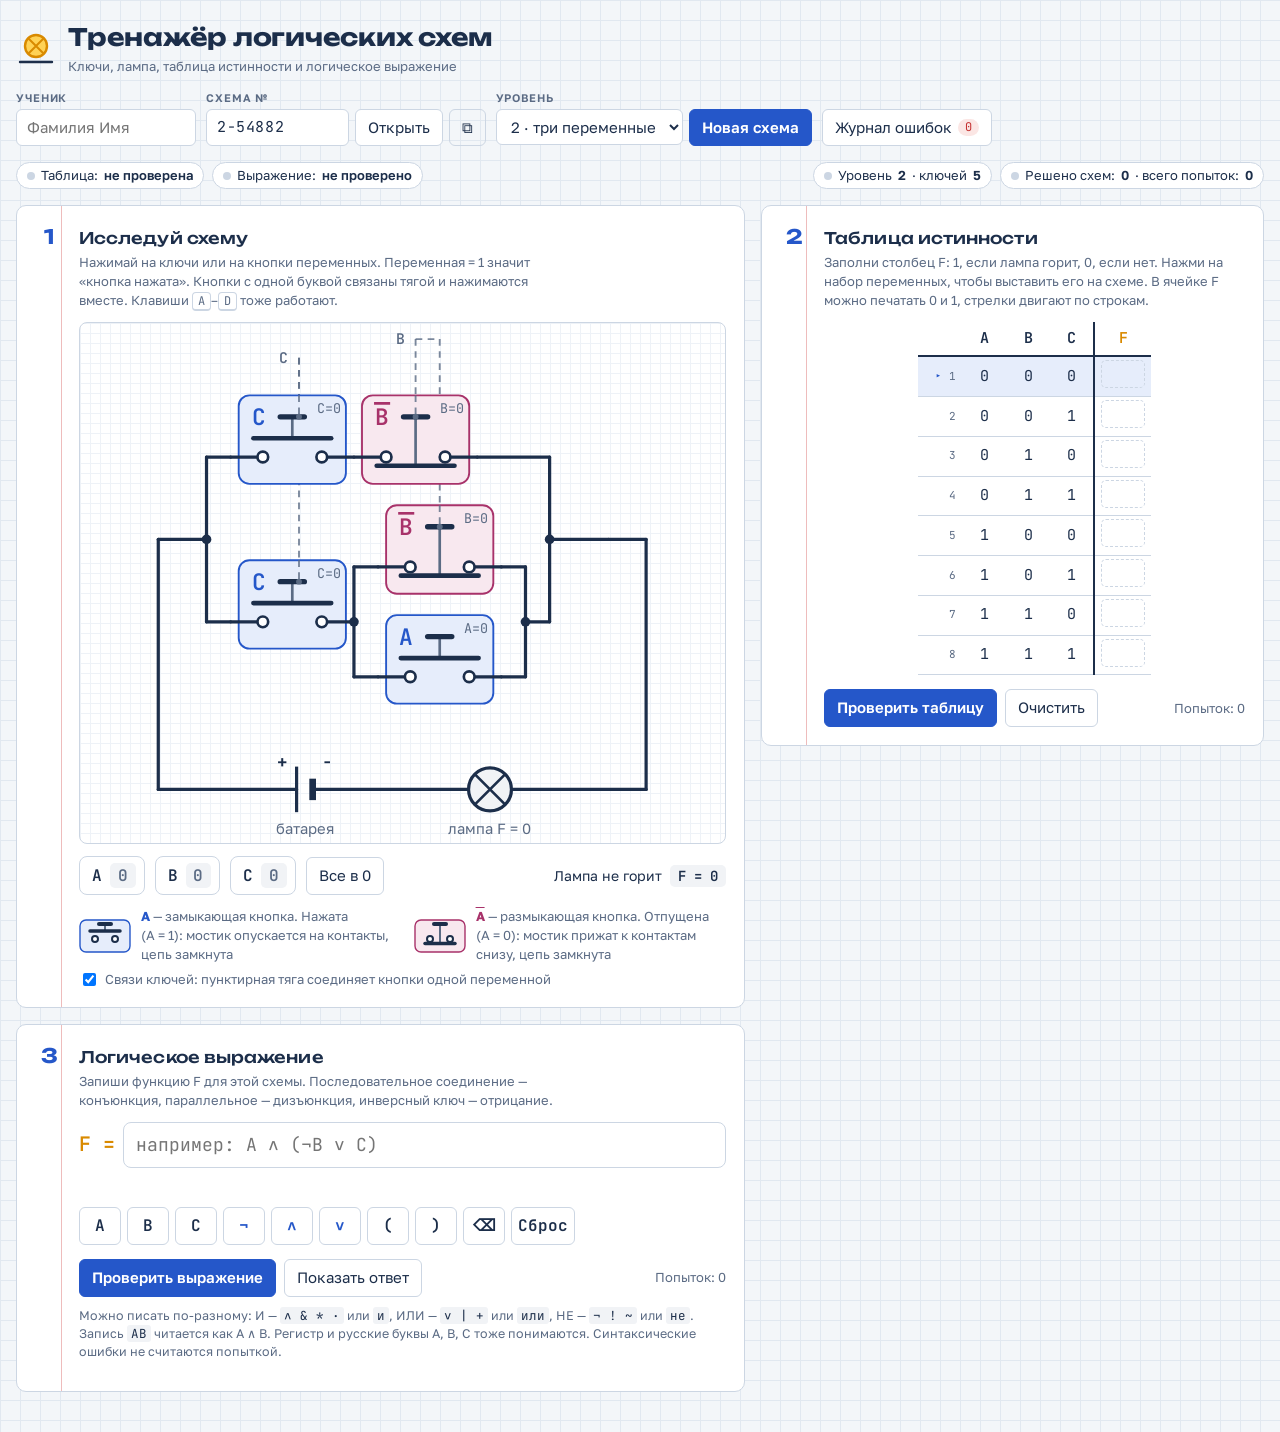
<file: index2.html>
<!doctype html><html><head><meta charset=utf8><meta name=viewport content="width=device-width,initial-scale=1,viewport-fit=cover"><style>:root{color-scheme:light;box-sizing:border-box;padding-top:env(safe-area-inset-top,0px);padding-bottom:env(safe-area-inset-bottom,0px)}html{scroll-padding-top:env(safe-area-inset-top,0px)}body{margin:0;padding:0;font:14px -apple-system,BlinkMacSystemFont,sans-serif;background:#fff;color:#000}img{max-width:100%}[hidden]:not([hidden=until-found i]){display:none!important}</style></head><body>
<title>Тренажёр логических схем 2</title>
<meta name="claude:viewport-fit-sides" content="cover">
<link rel="preconnect" href="https://fonts.googleapis.com">
<link rel="stylesheet" href="https://fonts.googleapis.com/css2?family=Golos+Text:wght@400;500;600&family=JetBrains+Mono:wght@400;600&family=Unbounded:wght@500;700&display=swap">
<style>
/* Layout: «тетрадь в клетку» — листы-карточки на клетчатом столе; слева схема и выражение, справа таблица истинности */
:root{
  --paper:#f3f6f9; --grid:#e1e8f0; --sheet:#ffffff; --sheet-grid:#eef2f7;
  --ink:#1c2e4a; --ink-soft:#5b6b84; --rule:#ccd6e3;
  --accent:#2557c9; --accent-soft:#e6edfb;
  --inv:#a8326a; --inv-soft:#f8e8ef;
  --live:#d98a00; --glow:#ffd256; --lamp-off:#f1f3f6;
  --ok:#1d8048; --ok-soft:#e2f3e8; --bad:#c43131; --bad-soft:#fbe6e4;
  --margin:#e7a0a0;
  --f-display:"Unbounded","Golos Text",system-ui,sans-serif;
  --f-body:"Golos Text",system-ui,-apple-system,"Segoe UI",sans-serif;
  --f-mono:"JetBrains Mono",ui-monospace,"Cascadia Mono",Consolas,monospace;
}
@media (prefers-color-scheme: dark){:root:not([data-theme="light"]){
  --paper:#0e141c; --grid:#18212d; --sheet:#141c27; --sheet-grid:#1a2431;
  --ink:#e2e9f3; --ink-soft:#91a1b7; --rule:#2a3646;
  --accent:#7ea4ff; --accent-soft:#1c2a47;
  --inv:#f083b5; --inv-soft:#3a1f2d;
  --live:#ffb22e; --glow:#ffd256; --lamp-off:#1d2633;
  --ok:#4fc483; --ok-soft:#163323; --bad:#ff6c64; --bad-soft:#3d1b1b;
  --margin:#5e3540; color-scheme:dark}}
:root[data-theme="dark"]{
  --paper:#0e141c; --grid:#18212d; --sheet:#141c27; --sheet-grid:#1a2431;
  --ink:#e2e9f3; --ink-soft:#91a1b7; --rule:#2a3646;
  --accent:#7ea4ff; --accent-soft:#1c2a47;
  --inv:#f083b5; --inv-soft:#3a1f2d;
  --live:#ffb22e; --glow:#ffd256; --lamp-off:#1d2633;
  --ok:#4fc483; --ok-soft:#163323; --bad:#ff6c64; --bad-soft:#3d1b1b;
  --margin:#5e3540; color-scheme:dark}

*{box-sizing:border-box}
body{background-color:var(--paper);color:var(--ink);font-family:var(--f-body);font-size:15px;line-height:1.45;
  background-image:linear-gradient(var(--grid) 1px,transparent 1px),linear-gradient(90deg,var(--grid) 1px,transparent 1px);
  background-size:20px 20px;
  padding-left:max(16px,env(safe-area-inset-left,0px));padding-right:max(16px,env(safe-area-inset-right,0px));padding-block:20px 40px}
.app{max-width:1260px;margin:0 auto;display:flex;flex-direction:column;gap:16px}
button,input,select{font:inherit;color:inherit}
:focus-visible{outline:2px solid var(--accent);outline-offset:2px}

/* header */
.top{display:flex;flex-wrap:wrap;gap:14px 24px;align-items:flex-end;justify-content:space-between}
.brand{display:flex;gap:12px;align-items:center}
.brand h1{font-family:var(--f-display);font-weight:700;font-size:clamp(18px,2.4vw,24px);margin:0;letter-spacing:-.01em;text-wrap:balance}
.brand p{margin:2px 0 0;color:var(--ink-soft);font-size:13px}
.controls{display:flex;flex-wrap:wrap;gap:10px;align-items:flex-end}
.field{display:flex;flex-direction:column;gap:3px}
.field>label,.lbl{font-size:11px;text-transform:uppercase;letter-spacing:.08em;color:var(--ink-soft);font-weight:600}
.row{display:flex;gap:6px;align-items:center;flex-wrap:wrap}
input[type=text],select{background:var(--sheet);border:1px solid var(--rule);border-radius:6px;padding:7px 10px;min-width:0}
#seed{font-family:var(--f-mono);width:9.5em;text-transform:uppercase;letter-spacing:.04em}
#student{width:12em}
.btn{background:var(--sheet);border:1px solid var(--rule);border-radius:6px;padding:7px 12px;cursor:pointer;white-space:nowrap;display:inline-flex;gap:6px;align-items:center}
.btn:hover{border-color:var(--accent)}
.btn.primary{background:var(--accent);border-color:var(--accent);color:var(--sheet);font-weight:600}
.btn.primary:hover{filter:brightness(1.08)}
.btn.ghost{background:transparent}
.btn.danger{color:var(--bad);border-color:var(--bad)}
.btn:disabled{opacity:.45;cursor:not-allowed}
.pill{font-family:var(--f-mono);font-size:12px;background:var(--bad-soft);color:var(--bad);border-radius:99px;padding:0 7px;min-width:1.6em;text-align:center;font-variant-numeric:tabular-nums}

/* status strip */
.status{display:flex;flex-wrap:wrap;gap:8px;align-items:center;font-size:13px}
.chip{display:inline-flex;gap:6px;align-items:center;border:1px solid var(--rule);background:var(--sheet);border-radius:99px;padding:3px 10px;font-variant-numeric:tabular-nums}
.chip b{font-weight:600}
.chip .dot{width:8px;height:8px;border-radius:50%;background:var(--rule)}
.chip.ok{border-color:var(--ok);background:var(--ok-soft)} .chip.ok .dot{background:var(--ok)}
.chip.bad{border-color:var(--bad);background:var(--bad-soft)} .chip.bad .dot{background:var(--bad)}
.status .spacer{flex:1}

/* grid */
.grid{display:grid;grid-template-columns:minmax(0,1.45fr) minmax(0,1fr);grid-template-areas:"circ table" "expr table";gap:16px;align-items:start}
@media (max-width:900px){.grid{grid-template-columns:minmax(0,1fr);grid-template-areas:"circ" "table" "expr"}}
.card{background:var(--sheet);border:1px solid var(--rule);border-radius:10px;padding:16px 18px 18px;min-width:0;position:relative}
.card::before{content:"";position:absolute;top:0;bottom:0;left:44px;width:1px;background:var(--margin);opacity:.7;pointer-events:none}
.circ{grid-area:circ}.tablecard{grid-area:table}.expr{grid-area:expr}
.card-h{display:grid;grid-template-columns:28px 1fr;gap:2px 16px;align-items:baseline;margin-bottom:12px}
.step{font-family:var(--f-display);font-weight:700;font-size:20px;color:var(--accent);text-align:center}
.card-h h2{font-family:var(--f-display);font-weight:500;font-size:16px;margin:0;letter-spacing:.005em}
.card-h p{grid-column:2;margin:0;color:var(--ink-soft);font-size:13px;max-width:62ch}
.body{padding-left:44px}
@media (max-width:520px){.card::before{display:none}.body{padding-left:0}}

/* board */
.board{border:1px solid var(--rule);border-radius:8px;overflow-x:auto;
  background-color:var(--sheet);background-image:linear-gradient(var(--sheet-grid) 1px,transparent 1px),linear-gradient(90deg,var(--sheet-grid) 1px,transparent 1px);background-size:10px 10px}
#circuit{display:block;width:100%;min-width:320px;height:auto;max-height:520px}
#circuit .w{stroke:var(--ink);stroke-width:2.4;stroke-linecap:round;fill:none}
#circuit .w.live{stroke:var(--live);stroke-width:3}
#circuit .flow{stroke:var(--glow);stroke-width:1.6;stroke-dasharray:3 11;fill:none;animation:flow .8s linear infinite;stroke-linecap:round}
@keyframes flow{from{stroke-dashoffset:14}to{stroke-dashoffset:0}}
@media (prefers-reduced-motion:reduce){#circuit .flow{animation:none}}
#circuit .jn{fill:var(--ink)} #circuit .jn.live{fill:var(--live)}
.kbox{cursor:pointer;stroke-width:1.4;transition:fill .15s}
.kbox.dir{fill:var(--accent-soft);stroke:var(--accent)}
.kbox.inv{fill:var(--inv-soft);stroke:var(--inv)}
.kbox:hover{stroke-width:2.4}
.kbox:focus{outline:none}.kbox:focus-visible{stroke-width:3}
.klabel{font-family:var(--f-mono);font-weight:600;font-size:17px;text-anchor:middle;pointer-events:none}
.klabel.dir{fill:var(--accent)} .klabel.inv{fill:var(--inv)}
.kover{stroke-width:2;pointer-events:none} .kover{stroke:var(--inv)}
.kval{font-family:var(--f-mono);font-size:10px;fill:var(--ink-soft);text-anchor:end;pointer-events:none}
.contact{fill:var(--sheet);stroke:var(--ink);stroke-width:2;pointer-events:none}
.bridge{stroke:var(--ink);stroke-width:3.5;stroke-linecap:round;pointer-events:none}
.bridge.live{stroke:var(--live)}
.stem{stroke:var(--ink-soft);stroke-width:2;pointer-events:none}
.capk{stroke:var(--ink);stroke-width:4;stroke-linecap:round;pointer-events:none}
.link{stroke:var(--ink-soft);stroke-width:1.4;stroke-dasharray:5 4;fill:none;pointer-events:none;opacity:.8}
.link.on{stroke:var(--accent);opacity:1;stroke-width:1.8}
.lndot{fill:var(--ink-soft);pointer-events:none}.lndot.on{fill:var(--accent)}
.lnlabel{font-family:var(--f-mono);font-size:11px;font-weight:600;fill:var(--ink-soft);text-anchor:end}.lnlabel.on{fill:var(--accent)}
#circuit[data-hl="A"] .ln-A{stroke:var(--live);fill:var(--live);opacity:1;stroke-width:2.2}#circuit[data-hl="A"] text.ln-A{stroke:none}#circuit[data-hl="A"] .kbox[data-var="A"]{stroke-width:3;stroke:var(--live)}
#circuit[data-hl="B"] .ln-B{stroke:var(--live);fill:var(--live);opacity:1;stroke-width:2.2}#circuit[data-hl="B"] text.ln-B{stroke:none}#circuit[data-hl="B"] .kbox[data-var="B"]{stroke-width:3;stroke:var(--live)}
#circuit[data-hl="C"] .ln-C{stroke:var(--live);fill:var(--live);opacity:1;stroke-width:2.2}#circuit[data-hl="C"] text.ln-C{stroke:none}#circuit[data-hl="C"] .kbox[data-var="C"]{stroke-width:3;stroke:var(--live)}
#circuit[data-hl="D"] .ln-D{stroke:var(--live);fill:var(--live);opacity:1;stroke-width:2.2}#circuit[data-hl="D"] text.ln-D{stroke:none}#circuit[data-hl="D"] .kbox[data-var="D"]{stroke-width:3;stroke:var(--live)}
.lever{stroke:var(--ink);stroke-width:3;stroke-linecap:round}
.cap{font-family:var(--f-body);font-size:11px;fill:var(--ink-soft);text-anchor:middle}
.term{font-family:var(--f-mono);font-size:13px;fill:var(--ink);text-anchor:middle;font-weight:600}
.bulb{stroke:var(--ink);stroke-width:2.4;fill:var(--lamp-off)}
.bulb.on{fill:var(--glow);stroke:var(--live)}
.halo{fill:url(#halo);opacity:0;transition:opacity .2s}.halo.on{opacity:1}
.halo-stop{stop-color:var(--glow)}

.panel{display:flex;flex-wrap:wrap;gap:10px;align-items:center;margin-top:12px}
.vbtn{display:inline-flex;align-items:center;gap:8px;border:1px solid var(--rule);background:var(--sheet);border-radius:8px;padding:6px 8px 6px 12px;cursor:pointer;font-family:var(--f-mono);font-size:16px;font-weight:600}
.vbtn .v{font-variant-numeric:tabular-nums;min-width:1.6em;text-align:center;border-radius:5px;padding:1px 4px;background:var(--lamp-off);color:var(--ink-soft)}
.vbtn[aria-pressed=true] .v{background:var(--accent);color:var(--sheet)}
.vbtn:hover{border-color:var(--accent)}
.lampstate{margin-left:auto;font-size:14px;display:flex;gap:8px;align-items:center}
.lampstate .v{font-family:var(--f-mono);font-weight:600;border-radius:5px;padding:1px 8px;background:var(--lamp-off)}
.lampstate.on .v{background:var(--glow);color:#3a2a00}
.legend{display:flex;flex-wrap:wrap;gap:6px 22px;margin-top:12px;font-size:13px;color:var(--ink-soft)}
.legend>span{display:flex;gap:10px;align-items:center;flex:1 1 300px;max-width:520px}
.legend svg{flex:none}
.kbd{font-family:var(--f-mono);font-size:12px;border:1px solid var(--rule);border-bottom-width:2px;border-radius:4px;padding:0 5px}

/* truth table */
.tt-wrap{overflow-x:auto}
table.tt{border-collapse:collapse;font-family:var(--f-mono);font-variant-numeric:tabular-nums;margin:0 auto}
.tt th{font-weight:600;font-size:15px;padding:6px 0;border-bottom:2px solid var(--ink);min-width:44px}
.tt th.f{border-left:2px solid var(--ink);color:var(--live)}
.tt td{text-align:center;padding:0;border-bottom:1px solid var(--rule);height:34px;font-size:15px}
.tt td.n{color:var(--ink-soft);font-size:11px;min-width:30px;padding-right:6px;text-align:right}
.tt tr.now td{background:var(--accent-soft)}
.tt tr.now td.n::before{content:"▸ ";color:var(--accent)}
.tt td.set{cursor:pointer}
.tt td.set:hover{text-decoration:underline}
.tt td.fc{border-left:2px solid var(--ink);padding:3px 6px}
.fbtn{width:44px;height:28px;border:1px dashed var(--rule);border-radius:5px;background:transparent;cursor:pointer;font-family:var(--f-mono);font-size:16px;font-weight:600}
.fbtn.filled{border-style:solid;border-color:var(--ink-soft)}
.fbtn.ok{border-color:var(--ok);background:var(--ok-soft);color:var(--ok)}
.fbtn.bad{border-color:var(--bad);background:var(--bad-soft);color:var(--bad)}
.actions{display:flex;flex-wrap:wrap;gap:8px;align-items:center;margin-top:14px}
.tries{font-size:13px;color:var(--ink-soft);margin-left:auto;font-variant-numeric:tabular-nums}
.msg{margin-top:10px;font-size:14px;border-radius:6px;padding:8px 12px;display:none}
.msg.show{display:block}
.msg.ok{background:var(--ok-soft);color:var(--ok);border:1px solid var(--ok)}
.msg.bad{background:var(--bad-soft);color:var(--bad);border:1px solid var(--bad)}
.msg.info{background:var(--accent-soft);color:var(--ink);border:1px solid var(--rule)}
.msg b{font-family:var(--f-display);font-weight:700;letter-spacing:.02em}

/* expression */
.exprline{display:flex;gap:8px;align-items:stretch}
.exprline .pre{font-family:var(--f-mono);font-size:20px;font-weight:600;color:var(--live);align-self:center}
#expr{flex:1;font-family:var(--f-mono);font-size:18px;padding:9px 12px;border-radius:8px;background:var(--sheet);border:1.5px solid var(--rule);min-width:0}
#expr:focus{border-color:var(--accent);outline:none}
.preview{font-family:var(--f-mono);font-size:14px;min-height:1.5em;margin:8px 0 0;color:var(--ink-soft);overflow-wrap:anywhere}
.preview.err{color:var(--bad)}
.pad{display:flex;flex-wrap:wrap;gap:6px;margin-top:10px}
.pad button{font-family:var(--f-mono);font-size:16px;font-weight:600;min-width:42px;height:38px;border:1px solid var(--rule);border-radius:6px;background:var(--sheet);cursor:pointer}
.pad button.op{color:var(--accent)}
.pad button:hover{border-color:var(--accent)}
.help{margin-top:10px;font-size:12.5px;color:var(--ink-soft)}
.help code{font-family:var(--f-mono);background:var(--lamp-off);border-radius:3px;padding:0 4px;color:var(--ink)}
.answer{font-family:var(--f-mono);font-size:16px;margin-top:10px}

/* modal */
.overlay{position:fixed;inset:0;background:color-mix(in srgb,var(--ink) 40%,transparent);display:flex;align-items:flex-start;justify-content:center;z-index:50;
  padding:max(24px,env(safe-area-inset-top,0px)) max(12px,env(safe-area-inset-right,0px)) 24px max(12px,env(safe-area-inset-left,0px));overflow-y:auto}
.modal{background:var(--sheet);border:1px solid var(--rule);border-radius:12px;width:min(980px,100%);padding:18px;display:flex;flex-direction:column;gap:12px}
.modal-h{display:flex;align-items:center;gap:12px;flex-wrap:wrap}
.modal-h h2{font-family:var(--f-display);font-weight:500;font-size:18px;margin:0;flex:1}
.tabs{display:flex;gap:4px;border-bottom:1px solid var(--rule)}
.tabs button{border:0;background:none;padding:8px 12px;cursor:pointer;border-bottom:2px solid transparent;color:var(--ink-soft);font-weight:500}
.tabs button[aria-selected=true]{border-color:var(--accent);color:var(--ink)}
.logwrap{overflow-x:auto;max-height:60vh;overflow-y:auto;border:1px solid var(--rule);border-radius:8px}
table.log{border-collapse:collapse;width:100%;font-size:13px}
.log th{position:sticky;top:0;background:var(--sheet);text-align:left;font-size:11px;text-transform:uppercase;letter-spacing:.07em;color:var(--ink-soft);padding:8px 10px;border-bottom:1px solid var(--rule);white-space:nowrap}
.log td{padding:7px 10px;border-bottom:1px solid var(--rule);vertical-align:top}
.log td.m{font-family:var(--f-mono);white-space:nowrap;font-variant-numeric:tabular-nums}
.log td.code{font-family:var(--f-mono);overflow-wrap:anywhere;min-width:10em}
.log .tag{font-size:11px;border-radius:4px;padding:1px 6px;white-space:nowrap}
.tag.t{background:var(--accent-soft);color:var(--accent)} .tag.e{background:var(--inv-soft);color:var(--inv)} .tag.a{background:var(--bad-soft);color:var(--bad)}
.tag.ok{background:var(--ok-soft);color:var(--ok)}
.empty{padding:28px;text-align:center;color:var(--ink-soft)}
.modal-f{display:flex;flex-wrap:wrap;gap:8px;align-items:center}
.modal-f .sum{margin-right:auto;font-size:13px;color:var(--ink-soft)}
textarea#copyArea{width:100%;height:120px;font-family:var(--f-mono);font-size:12px;background:var(--sheet);color:var(--ink);border:1px solid var(--rule);border-radius:6px}
.toast{position:fixed;left:50%;bottom:calc(20px + env(safe-area-inset-bottom,0px));transform:translateX(-50%);background:var(--ink);color:var(--sheet);padding:8px 14px;border-radius:8px;font-size:14px;z-index:60;opacity:0;transition:opacity .2s;pointer-events:none}
.toast.show{opacity:1}
</style>

<div class="app">
  <header class="top">
    <div class="brand">
      <svg width="40" height="40" viewBox="0 0 40 40" aria-hidden="true"><circle cx="20" cy="18" r="11" fill="var(--glow)" stroke="var(--live)" stroke-width="2.4"/><path d="M12.5 10.5l15 15M27.5 10.5l-15 15" stroke="var(--live)" stroke-width="2"/><path d="M4 34h32" stroke="var(--ink)" stroke-width="2.4" stroke-linecap="round"/></svg>
      <div><h1>Тренажёр логических схем</h1><p>Ключи, лампа, таблица истинности и логическое выражение</p></div>
    </div>
    <div class="controls">
      <div class="field"><label for="student">Ученик</label><input type="text" id="student" placeholder="Фамилия Имя" autocomplete="off"></div>
      <div class="field"><label for="seed">Схема №</label>
        <div class="row"><input type="text" id="seed" spellcheck="false" autocomplete="off"><button class="btn" id="openSeed">Открыть</button><button class="btn ghost" id="copySeed" title="Скопировать номер схемы" aria-label="Скопировать номер схемы">⧉</button></div></div>
      <div class="field"><label for="level">Уровень</label>
        <div class="row"><select id="level"><option value="1">1 · две переменные</option><option value="2">2 · три переменные</option><option value="3">3 · до четырёх</option></select><button class="btn primary" id="newBtn">Новая схема</button></div></div>
      <button class="btn" id="logBtn">Журнал ошибок <span class="pill" id="logCount">0</span></button>
    </div>
  </header>

  <div class="status" id="status"></div>

  <main class="grid">
    <section class="card circ">
      <div class="card-h"><span class="step">1</span><h2>Исследуй схему</h2>
        <p>Нажимай на ключи или на кнопки переменных. Переменная = 1 значит «кнопка нажата». Кнопки с одной буквой связаны тягой и нажимаются вместе. Клавиши <span class="kbd">A</span>–<span class="kbd">D</span> тоже работают.</p></div>
      <div class="body">
        <div class="board"><svg id="circuit" role="img" aria-label="Электрическая схема"></svg></div>
        <div class="panel" id="varPanel"></div>
        <div class="legend">
          <span><svg width="52" height="34" viewBox="0 0 52 34"><rect x="1" y="1" width="50" height="32" rx="6" class="kbox dir"/><line x1="4" y1="20" x2="13" y2="20" class="w"/><line x1="39" y1="20" x2="48" y2="20" class="w"/><circle cx="16" cy="20" r="3" class="contact"/><circle cx="36" cy="20" r="3" class="contact"/><line x1="26" y1="12" x2="26" y2="5" class="stem"/><line x1="20" y1="5" x2="32" y2="5" class="capk"/><line x1="11" y1="12" x2="41" y2="12" class="bridge"/></svg><span><b style="color:var(--accent)">A</b> — замыкающая кнопка. Нажата (A&nbsp;=&nbsp;1): мостик опускается на контакты, цепь замкнута</span></span>
          <span><svg width="52" height="34" viewBox="0 0 52 34"><rect x="1" y="1" width="50" height="32" rx="6" class="kbox inv"/><line x1="4" y1="20" x2="13" y2="20" class="w"/><line x1="39" y1="20" x2="48" y2="20" class="w"/><circle cx="16" cy="20" r="3" class="contact"/><circle cx="36" cy="20" r="3" class="contact"/><line x1="26" y1="26" x2="26" y2="5" class="stem"/><line x1="20" y1="5" x2="32" y2="5" class="capk"/><line x1="11" y1="24.5" x2="41" y2="24.5" class="bridge"/></svg><span><b style="color:var(--inv);text-decoration:overline">A</b> — размыкающая кнопка. Отпущена (A&nbsp;=&nbsp;0): мостик прижат к контактам снизу, цепь замкнута</span></span>
          <label class="row"><input type="checkbox" id="linksToggle"> Связи ключей: пунктирная тяга соединяет кнопки одной переменной</label>
        </div>
      </div>
    </section>

    <section class="card tablecard">
      <div class="card-h"><span class="step">2</span><h2>Таблица истинности</h2>
        <p>Заполни столбец F: 1, если лампа горит, 0, если нет. Нажми на набор переменных, чтобы выставить его на схеме. В ячейке F можно печатать 0 и 1, стрелки двигают по строкам.</p></div>
      <div class="body">
        <div class="tt-wrap"><table class="tt" id="tt"></table></div>
        <div class="actions">
          <button class="btn primary" id="checkTable">Проверить таблицу</button>
          <button class="btn ghost" id="clearTable">Очистить</button>
          <span class="tries" id="tableTries"></span>
        </div>
        <div class="msg" id="tableMsg"></div>
      </div>
    </section>

    <section class="card expr">
      <div class="card-h"><span class="step">3</span><h2>Логическое выражение</h2>
        <p>Запиши функцию F для этой схемы. Последовательное соединение — конъюнкция, параллельное — дизъюнкция, инверсный ключ — отрицание.</p></div>
      <div class="body">
        <div class="exprline"><span class="pre">F =</span><input type="text" id="expr" placeholder="например: A ∧ (¬B ∨ C)" spellcheck="false" autocomplete="off" aria-label="Логическое выражение"></div>
        <div class="preview" id="preview">&nbsp;</div>
        <div class="pad" id="pad"></div>
        <div class="actions">
          <button class="btn primary" id="checkExpr">Проверить выражение</button>
          <button class="btn ghost" id="showAnswer">Показать ответ</button>
          <span class="tries" id="exprTries"></span>
        </div>
        <div class="msg" id="exprMsg"></div>
        <p class="help">Можно писать по-разному: И — <code>∧ & * ·</code> или <code>и</code>, ИЛИ — <code>∨ | +</code> или <code>или</code>, НЕ — <code>¬ ! ~</code> или <code>не</code>. Запись <code>AB</code> читается как A ∧ B. Регистр и русские буквы А, В, С тоже понимаются. Синтаксические ошибки не считаются попыткой.</p>
      </div>
    </section>
  </main>
</div>

<div class="overlay" id="overlay" hidden>
  <div class="modal" role="dialog" aria-modal="true" aria-labelledby="logTitle">
    <div class="modal-h"><h2 id="logTitle">Журнал</h2>
      <label class="row" style="font-size:13px"><input type="checkbox" id="onlyCur"> только текущая схема</label>
      <button class="btn ghost" id="closeLog" aria-label="Закрыть">✕</button></div>
    <div class="tabs" role="tablist">
      <button role="tab" id="tabErr" aria-selected="true">Ошибки</button>
      <button role="tab" id="tabSch" aria-selected="false">Схемы и попытки</button>
    </div>
    <div class="logwrap" id="logBody"></div>
    <textarea id="copyArea" hidden readonly></textarea>
    <div class="modal-f"><span class="sum" id="logSum"></span>
      <button class="btn" id="copyLog">Скопировать журнал</button>
      <button class="btn danger" id="clearLog">Очистить журнал</button></div>
  </div>
</div>
<div class="toast" id="toast"></div>

<script>
(()=>{
const $=s=>document.querySelector(s);
const VARS='ABCD';
const store={
  get(k,d){try{const v=localStorage.getItem('logic-trainer.'+k);return v==null?d:JSON.parse(v)}catch(e){return d}},
  set(k,v){try{localStorage.setItem('logic-trainer.'+k,JSON.stringify(v))}catch(e){}}
};
const esc=s=>String(s).replace(/[&<>"]/g,c=>({'&':'&amp;','<':'&lt;','>':'&gt;','"':'&quot;'}[c]));

/* ---------- PRNG по SEED ---------- */
function xmur3(str){let h=1779033703^str.length;for(let i=0;i<str.length;i++){h=Math.imul(h^str.charCodeAt(i),3432918353);h=h<<13|h>>>19}
  return()=>{h=Math.imul(h^(h>>>16),2246822507);h=Math.imul(h^(h>>>13),3266489909);return(h^=h>>>16)>>>0}}
function mulberry32(a){return()=>{a|=0;a=a+0x6D2B79F5|0;let t=Math.imul(a^a>>>15,1|a);t=t+Math.imul(t^t>>>7,61|t)^t;return((t^t>>>14)>>>0)/4294967296}}

const LEVELS={1:{nv:[2,2],leaves:[2,3],pInv:.3},2:{nv:[3,3],leaves:[3,5],pInv:.35},3:{nv:[3,4],leaves:[5,7],pInv:.4}};

function normSeed(raw,lvl){
  let s=String(raw||'').toUpperCase().replace(/[^A-Z0-9-]/g,'').replace(/^-+|-+$/g,'');
  if(!s) return null;
  if(!/^[123]-./.test(s)) s=lvl+'-'+s;
  return s.slice(0,24);
}
function randomSeed(lvl){const A='ABCDEFGHJKMNPQRSTUVWXYZ23456789';let s='';for(let i=0;i<5;i++)s+=A[Math.floor(Math.random()*A.length)];return lvl+'-'+s}

/* ---------- схема: дерево последовательных (s) и параллельных (p) соединений ---------- */
function evalNode(n,env){
  if(n.t==='k') return n.inv? !env[n.v] : !!env[n.v];
  return n.t==='s'? n.c.every(c=>evalNode(c,env)) : n.c.some(c=>evalNode(c,env));
}
function leavesOf(n,a=[]){if(n.t==='k')a.push(n);else n.c.forEach(c=>leavesOf(c,a));return a}
function envOf(vars,mask){const e={};vars.forEach((v,i)=>e[v]=(mask>>(vars.length-1-i))&1);return e}

function generate(seed){
  const level=+seed[0];const L=LEVELS[level];
  const rng=mulberry32(xmur3(seed)());
  const ri=(a,b)=>a+Math.floor(rng()*(b-a+1));
  const shuffle=a=>{for(let i=a.length-1;i>0;i--){const j=Math.floor(rng()*(i+1));[a[i],a[j]]=[a[j],a[i]]}return a};
  function gen(n,parent){
    if(n===1) return {t:'k'};
    const t=parent?(parent==='s'?'p':'s'):(rng()<.5?'s':'p');
    let parts=(n>=4&&rng()<.35)?3:2;
    const sizes=Array(parts).fill(1);let left=n-parts;
    while(left-->0) sizes[Math.floor(rng()*parts)]++;
    return {t,c:sizes.map(m=>gen(m,t))};
  }
  let last;
  for(let attempt=0;attempt<400;attempt++){
    const nv=ri(L.nv[0],L.nv[1]);
    const n=ri(Math.max(nv,L.leaves[0]),L.leaves[1]);
    const tree=gen(n,null);const lv=leavesOf(tree);
    const vars=VARS.slice(0,nv).split('');
    const pool=[...vars];while(pool.length<n)pool.push(vars[ri(0,nv-1)]);shuffle(pool);
    lv.forEach((l,i)=>{l.v=pool[i];l.inv=rng()<L.pInv});
    last={seed,level,vars,tree};
    if(valid(last,level)) return last;
  }
  return last;
}
function valid(c,level){
  const {vars,tree}=c;const lv=leavesOf(tree);const N=1<<vars.length;
  const f=[];for(let m=0;m<N;m++)f.push(evalNode(tree,envOf(vars,m)));
  if(f.every(x=>x)||f.every(x=>!x)) return false;
  for(let i=0;i<vars.length;i++){const bit=1<<(vars.length-1-i);let dep=false;
    for(let m=0;m<N;m++) if(f[m]!==f[m^bit]){dep=true;break}
    if(!dep) return false;}
  if(level>=2){const inv=lv.filter(l=>l.inv).length;if(inv===0||inv===lv.length)return false}
  // нет одинаковых соседних ключей в одной группе
  const bad=n=>n.t!=='k'&&(n.c.some((a,i)=>a.t==='k'&&n.c.some((b,j)=>j>i&&b.t==='k'&&a.v===b.v))||n.c.some(bad));
  return !bad(tree);
}
function treeToExpr(n,parent){
  if(n.t==='k') return (n.inv?'¬':'')+n.v;
  const s=n.c.map(c=>treeToExpr(c,n.t)).join(n.t==='s'?' ∧ ':' ∨ ');
  return (n.t==='p'&&parent==='s')?'('+s+')':s;
}

/* ---------- раскладка и рисование ---------- */
const KW=92,KUP=50,KDN=26,PX=18,GAP=6;
function layout(n){
  if(n.t==='k'){n.w=KW;n.up=KUP;n.dn=KDN;return}
  n.c.forEach(layout);
  if(n.t==='s'){n.w=n.c.reduce((a,c)=>a+c.w,0);n.up=Math.max(...n.c.map(c=>c.up));n.dn=Math.max(...n.c.map(c=>c.dn))}
  else{
    n.w=Math.max(...n.c.map(c=>c.w))+PX*2;
    let y=0;n.anch=[];
    n.c.forEach((c,i)=>{n.anch.push(y+c.up);y+=c.up+c.dn+(i<n.c.length-1?GAP:0)});
    n.up=(n.anch[0]+n.anch[n.anch.length-1])/2;n.dn=y-n.up;
  }
}
function drawCircuit(c,env){
  layout(c.tree);
  const segs=[],bg=[],fg=[],dots=[],keys=[],links=[];
  const seg=(x1,y1,x2,y2,live)=>{if(x1!==x2||y1!==y2)segs.push([x1,y1,x2,y2,live])};
  function draw(n,x,ay,live){
    if(n.t==='k'){
      const pressed=!!env[n.v],closed=evalNode(n,env),c1=x+24,c2=x+68,cx=x+46,cls=n.inv?'inv':'dir';
      seg(x,ay,c1-4,ay,live);seg(c2+4,ay,x+KW,ay,live);
      const kind=n.inv?'Размыкающая кнопка':'Замыкающая кнопка',st=`${pressed?'нажата':'отпущена'}, цепь ${closed?'замкнута':'разомкнута'}`;
      bg.push(`<rect class="kbox ${cls}" x="${x+6}" y="${ay-46}" width="80" height="66" rx="8" data-var="${n.v}" tabindex="0" role="button" aria-label="${kind} ${n.v}: ${st}"><title>${kind} ${n.v}: ${st}. Нажми, чтобы переключить ${n.v}</title></rect>`);
      fg.push(`<text class="klabel ${cls}" x="${x+21}" y="${ay-24}">${n.v}</text>`);
      if(n.inv) fg.push(`<line class="kover" x1="${x+15}" y1="${ay-40}" x2="${x+27}" y2="${ay-40}"/>`);
      fg.push(`<text class="kval" x="${x+82}" y="${ay-33}">${n.v}=${env[n.v]}</text>`);
      const by=n.inv?(pressed?ay+14:ay+6.5):(pressed?ay-6.5:ay-14),capY=pressed?ay-22:ay-30;
      fg.push(`<circle class="contact" cx="${c1}" cy="${ay}" r="4"/><circle class="contact" cx="${c2}" cy="${ay}" r="4"/>`);
      fg.push(`<line class="stem" x1="${cx}" y1="${by}" x2="${cx}" y2="${capY}"/><line class="capk" x1="${cx-9}" y1="${capY}" x2="${cx+9}" y2="${capY}"/>`);
      fg.push(`<line class="bridge${live?' live':''}" x1="${c1-7}" y1="${by}" x2="${c2+7}" y2="${by}"/>`);
      keys.push({v:n.v,cx,capY,top:ay-46});
      return;
    }
    if(n.t==='s'){let cx=x;n.c.forEach(ch=>{draw(ch,cx,ay,live);cx+=ch.w});return}
    const top=ay-n.up,ys=n.anch.map(a=>top+a),cl=n.c.map(ch=>live&&evalNode(ch,env));
    n.c.forEach((ch,i)=>{const yi=ys[i];seg(x,yi,x+PX,yi,cl[i]);draw(ch,x+PX,yi,cl[i]);seg(x+PX+ch.w,yi,x+n.w,yi,cl[i])});
    const pts=[...new Set([...ys,ay])].sort((a,b)=>a-b);
    for(let i=0;i<pts.length-1;i++){
      const p=pts[i],q=pts[i+1];
      const lv=q<=ay? cl.some((l,j)=>l&&ys[j]<=p) : cl.some((l,j)=>l&&ys[j]>=q);
      if(q<=ay){seg(x,q,x,p,lv);seg(x+n.w,p,x+n.w,q,lv)}else{seg(x,p,x,q,lv);seg(x+n.w,q,x+n.w,p,lv)}
    }
    dots.push([x,ay,live],[x+n.w,ay,live]);
    ys.forEach((y,i)=>{if(i>0&&i<ys.length-1)dots.push([x,y,cl[i]],[x+n.w,y,cl[i]])});
  }
  const cnt={};leavesOf(c.tree).forEach(l=>cnt[l.v]=(cnt[l.v]||0)+1);
  const linked=showLinks?c.vars.filter(v=>cnt[v]>1):[];
  const LT=linked.length?8+linked.length*14:0;
  const T=14+LT,bx0=66,t=c.tree,W=Math.max(t.w,300),ay=T+t.up,Lx=30,R=bx0+W+28,yb=T+t.up+t.dn+58;
  const on=evalNode(t,env);
  draw(t,bx0,ay,on);
  linked.forEach((v,i)=>{
    const ly=12+i*14,vi=c.vars.indexOf(v),off=(vi-(c.vars.length-1)/2)*5,ks=keys.filter(k=>k.v===v),xs=ks.map(k=>k.cx+off);
    const cls=`link ln-${v}${env[v]?' on':''}`,mn=Math.min(...xs),mx=Math.max(...xs);
    links.push(`<text class="lnlabel ln-${v}${env[v]?' on':''}" x="${mn-8}" y="${ly+4}">${v}</text><line class="${cls}" x1="${mn}" y1="${ly}" x2="${mx}" y2="${ly}"/>`);
    ks.forEach((k,j)=>{links.push(`<line class="${cls}" x1="${xs[j]}" y1="${ly}" x2="${xs[j]}" y2="${k.top}"/>`);
      fg.push(`<line class="${cls}" x1="${xs[j]}" y1="${k.top}" x2="${xs[j]}" y2="${k.capY}"/><circle class="lndot ln-${v}${env[v]?' on':''}" cx="${xs[j]}" cy="${k.capY}" r="2.2"/>`)});
  });
  seg(bx0+t.w,ay,bx0+W,ay,on);seg(bx0+W,ay,R,ay,on);seg(R,ay,R,yb,on);
  const bX=Lx+(R-Lx)*.3,lX=Lx+(R-Lx)*.68;
  seg(R,yb,lX+17,yb,on);seg(lX-17,yb,bX+6,yb,on);seg(bX-6,yb,Lx,yb,on);seg(Lx,yb,Lx,ay,on);seg(Lx,ay,bx0,ay,on);
  const line=s=>`<line class="w${s[4]?' live':''}" x1="${s[0]}" y1="${s[1]}" x2="${s[2]}" y2="${s[3]}"/>`;
  const flow=s=>`<line class="flow" x1="${s[0]}" y1="${s[1]}" x2="${s[2]}" y2="${s[3]}"/>`;
  const H=yb+40,VW=R+30;
  return {on,svg:`<defs><radialGradient id="halo"><stop offset="0" class="halo-stop" stop-opacity=".85"/><stop offset="1" class="halo-stop" stop-opacity="0"/></radialGradient></defs>
  ${links.join('')}${bg.join('')}<g>${segs.map(line).join('')}</g><g>${segs.filter(s=>s[4]).map(flow).join('')}</g>
  ${dots.map(d=>`<circle class="jn${d[2]?' live':''}" cx="${d[0]}" cy="${d[1]}" r="3.6"/>`).join('')}
  ${fg.join('')}
  <line x1="${bX-6}" y1="${yb-17}" x2="${bX-6}" y2="${yb+17}" stroke="var(--ink)" stroke-width="2.4"/>
  <line x1="${bX+6}" y1="${yb-8}" x2="${bX+6}" y2="${yb+8}" stroke="var(--ink)" stroke-width="5"/>
  <text class="term" x="${bX-17}" y="${yb-16}">+</text><text class="term" x="${bX+17}" y="${yb-16}">−</text>
  <text class="cap" x="${bX}" y="${yb+33}">батарея</text>
  <circle class="halo${on?' on':''}" cx="${lX}" cy="${yb}" r="40"/>
  <circle class="bulb${on?' on':''}" cx="${lX}" cy="${yb}" r="16"/>
  <path d="M${lX-11} ${yb-11}L${lX+11} ${yb+11}M${lX+11} ${yb-11}L${lX-11} ${yb+11}" stroke="${on?'var(--live)':'var(--ink)'}" stroke-width="2"/>
  <text class="cap" x="${lX}" y="${yb+33}">лампа F = ${on?1:0}</text>`,vb:`0 0 ${VW} ${H}`};
}

/* ---------- разбор выражения ---------- */
const CYR={'А':'A','В':'B','С':'C','Д':'D','а':'A','в':'B','с':'C','д':'D'};
const WORDS={and:'AND','и':'AND',or:'OR','или':'OR',not:'NOT','не':'NOT',xor:'XOR'};
function PErr(msg,pos){this.msg=msg;this.pos=pos}
function tokenize(s){
  const T=[];let i=0;const push=(type,pos,v)=>T.push({type,pos,v});
  const rx=[[/^(<->|<=>)/,'EQ'],[/^(->|=>)/,'IMP'],[/^(==|=|≡|⇔|↔)/,'EQ'],[/^(→|⇒)/,'IMP'],[/^(&&|[∧&*·⋅])/,'AND'],[/^(\|\||[∨|+])/,'OR'],[/^[⊕^]/,'XOR'],[/^[¬!~]/,'NOT'],[/^[(\[]/,'LP'],[/^[)\]]/,'RP'],[/^[01]/,'CONST']];
  outer: while(i<s.length){
    const ch=s[i];if(/\s/.test(ch)){i++;continue}
    const rest=s.slice(i);
    for(const [r,t] of rx){const m=r.exec(rest);if(m){push(t,i,t==='CONST'?+m[0]:undefined);i+=m[0].length;continue outer}}
    const m=/^[A-Za-zА-Яа-яЁё]+/.exec(rest);
    if(m){
      const w=m[0],lw=w.toLowerCase();
      if(WORDS[lw]){push(WORDS[lw],i);i+=w.length;continue}
      for(let k=0;k<w.length;k++){
        const c=w[k];let v=CYR[c]||(/[A-Za-z]/.test(c)?c.toUpperCase():null);
        if(!v) throw new PErr(`Непонятная буква «${c}». Переменные пишутся латиницей: A, B, C, D`,i+k);
        const over=/[̄̅]/.test(s[i+k+1]||'');
        if(over) push('NOT',i+k);
        push('VAR',i+k,v);
        if(over&&k===w.length-1){i+=1}
      }
      i+=w.length;continue;
    }
    if(/[̄̅]/.test(ch)){i++;continue}
    throw new PErr(`Непонятный символ «${ch}»`,i);
  }
  return T;
}
const NAMES={AND:'∧',OR:'∨',XOR:'⊕',IMP:'→',EQ:'≡',NOT:'¬',RP:')',LP:'('};
function parse(src){
  const T=tokenize(src);let p=0;
  if(!T.length) throw new PErr('Введите выражение',0);
  const peek=()=>T[p],next=()=>T[p++];
  const startsOperand=t=>t&&(t.type==='VAR'||t.type==='CONST'||t.type==='LP'||t.type==='NOT');
  function eq(){let l=imp();while(peek()&&peek().type==='EQ'){next();l={op:'eq',a:l,b:imp()}}return l}
  function imp(){const l=or();if(peek()&&peek().type==='IMP'){next();return{op:'imp',a:l,b:imp()}}return l}
  function or(){let l=and();while(peek()&&(peek().type==='OR'||peek().type==='XOR')){const t=next().type;l={op:t==='OR'?'or':'xor',a:l,b:and()}}return l}
  function and(){let l=not();for(;;){const t=peek();if(t&&t.type==='AND'){next();l={op:'and',a:l,b:not()}}else if(startsOperand(t)){l={op:'and',a:l,b:not()}}else break}return l}
  function not(){if(peek()&&peek().type==='NOT'){next();return{op:'not',a:not()}}return atom()}
  function atom(){
    const t=next();
    if(!t) throw new PErr('Выражение не закончено: после знака нужна переменная или «(»',src.length);
    if(t.type==='VAR') return {op:'var',v:t.v};
    if(t.type==='CONST') return {op:'const',v:t.v};
    if(t.type==='LP'){const e=eq();const r=next();if(!r||r.type!=='RP') throw new PErr('Не хватает закрывающей скобки «)»',r?r.pos:src.length);return e}
    throw new PErr(`Здесь ожидалась переменная, а стоит «${NAMES[t.type]||t.type}»`,t.pos);
  }
  const e=eq();
  if(p<T.length){const t=T[p];throw new PErr(t.type==='RP'?'Лишняя закрывающая скобка «)»':`Лишний знак «${NAMES[t.type]||t.v}»`,t.pos)}
  return e;
}
function evalAst(n,env){switch(n.op){
  case'var':return !!env[n.v];case'const':return !!n.v;case'not':return !evalAst(n.a,env);
  case'and':return evalAst(n.a,env)&&evalAst(n.b,env);case'or':return evalAst(n.a,env)||evalAst(n.b,env);
  case'xor':return evalAst(n.a,env)!==evalAst(n.b,env);case'imp':return !evalAst(n.a,env)||evalAst(n.b,env);
  case'eq':return evalAst(n.a,env)===evalAst(n.b,env)}}
function astVars(n,s=new Set()){if(n.op==='var')s.add(n.v);if(n.a)astVars(n.a,s);if(n.b)astVars(n.b,s);return s}
const PREC={eq:1,imp:2,or:3,xor:3,and:4,not:5,var:6,const:6},SYM={eq:' ≡ ',imp:' → ',or:' ∨ ',xor:' ⊕ ',and:' ∧ '};
function pretty(n,pp=0){
  let s;
  if(n.op==='var')s=n.v;else if(n.op==='const')s=String(n.v);
  else if(n.op==='not')s='¬'+pretty(n.a,5);
  else s=pretty(n.a,PREC[n.op])+SYM[n.op]+pretty(n.b,PREC[n.op]+(n.op==='imp'?0:.5));
  return PREC[n.op]<pp?'('+s+')':s;
}

/* ---------- состояние ---------- */
let S=null;
let progress=store.get('progress',{});
let log=store.get('log',[]);
let level=store.get('level',2);
let showLinks=store.get('links',true);
const saveP=()=>store.set('progress',progress);
const saveL=()=>store.set('log',log);
function P(){return progress[S.seed]||(progress[S.seed]={level:S.level,tableTries:0,exprTries:0,tableOk:false,exprOk:false,answerShown:false,draft:null,first:new Date().toISOString()})}
function addLog(stage,input,note){
  log.push({t:new Date().toISOString(),seed:S.seed,student:$('#student').value.trim(),stage,input,note});
  if(log.length>3000)log=log.slice(-3000);saveL();updateLogCount();
}

function loadSeed(seed,push=true){
  const c=generate(seed);
  S={...c,env:Object.fromEntries(c.vars.map(v=>[v,0])),marks:null};
  const p=P();S.table=Array.isArray(p.draft)&&p.draft.length===1<<c.vars.length?p.draft.slice():Array(1<<c.vars.length).fill('');
  level=c.level;$('#level').value=String(level);$('#seed').value=seed;
  if(push&&location.hash.slice(1)!==seed){try{history.replaceState(null,'','#'+seed)}catch(e){location.hash=seed}}
  $('#expr').value='';updPreview();
  hideMsg('#tableMsg');hideMsg('#exprMsg');
  if(p.exprOk) showMsg('#exprMsg','ok','<b>Решено.</b> Эта схема уже сдана. Можно потренироваться ещё или взять новую.');
  renderAll();
}
function renderAll(){renderCircuit();renderVars();renderTable();renderPad();renderStatus()}

function renderCircuit(){
  const r=drawCircuit(S,S.env);const svg=$('#circuit');
  svg.setAttribute('viewBox',r.vb);svg.innerHTML=r.svg;S.on=r.on;
  const [,,w]=r.vb.split(' ').map(Number);svg.style.maxWidth=Math.max(w*1.35,420)+'px';svg.style.margin='0 auto';
}
function toggleVar(v){if(!(v in S.env))return;S.env[v]^=1;renderCircuit();renderVars();markNowRow()}
function renderVars(){
  $('#varPanel').innerHTML=S.vars.map(v=>`<button class="vbtn" data-var="${v}" aria-pressed="${!!S.env[v]}">${v}<span class="v">${S.env[v]}</span></button>`).join('')+
   `<button class="btn ghost" id="resetVars">Все в 0</button><span class="lampstate${S.on?' on':''}">Лампа ${S.on?'горит':'не горит'} <span class="v">F = ${S.on?1:0}</span></span>`;
}
function curMask(){return S.vars.reduce((m,v)=>(m<<1)|S.env[v],0)}
function renderTable(){
  const n=S.vars.length,N=1<<n,cm=curMask();
  let h=`<thead><tr><th></th>${S.vars.map(v=>`<th>${v}</th>`).join('')}<th class="f">F</th></tr></thead><tbody>`;
  for(let m=0;m<N;m++){
    const e=envOf(S.vars,m),val=S.table[m],mk=S.marks?S.marks[m]:'';
    h+=`<tr data-m="${m}" class="${m===cm?'now':''}"><td class="n">${m+1}</td>${S.vars.map(v=>`<td class="set" data-m="${m}" title="Выставить этот набор на схеме">${e[v]}</td>`).join('')}
    <td class="fc"><button class="fbtn${val!==''?' filled':''}${mk?' '+mk:''}" data-m="${m}" aria-label="F в строке ${m+1}">${val}</button></td></tr>`;
  }
  $('#tt').innerHTML=h+'</tbody>';
  const p=P();$('#tableTries').textContent=`Попыток: ${p.tableTries}${p.tableOk?' · сдано':''}`;
}
function markNowRow(){const cm=curMask();document.querySelectorAll('#tt tbody tr').forEach(tr=>tr.classList.toggle('now',+tr.dataset.m===cm))}
function setCell(m,v){S.table[m]=v;S.marks=null;const p=P();p.draft=S.table.slice();saveP();renderTable();const b=document.querySelector(`.fbtn[data-m="${m}"]`);b&&b.focus()}
function renderPad(){
  const keys=[...S.vars.map(v=>[v,v,'']),['¬','¬','op'],['∧',' ∧ ','op'],['∨',' ∨ ','op'],['(','(',''],[')',')',''],['⌫','BS',''],['Сброс','CLR','']];
  $('#pad').innerHTML=keys.map(([l,ins,c])=>`<button class="${c}" data-ins="${esc(ins)}" title="${l==='⌫'?'Удалить символ':l==='Сброс'?'Очистить поле':l}">${l}</button>`).join('');
  const p=P();$('#exprTries').textContent=`Попыток: ${p.exprTries}${p.exprOk?' · сдано':''}`;
}
function renderStatus(){
  const p=P(),solved=Object.values(progress).filter(x=>x.exprOk).length;
  const tries=Object.values(progress).reduce((a,x)=>a+x.tableTries+x.exprTries,0);
  const chip=(cls,txt)=>`<span class="chip ${cls}"><span class="dot"></span>${txt}</span>`;
  const tErr=log.filter(l=>l.seed===S.seed&&l.stage==='Таблица').length,eErr=log.filter(l=>l.seed===S.seed&&l.stage==='Выражение').length;
  $('#status').innerHTML=
    chip(p.tableOk?'ok':tErr?'bad':'',`Таблица: <b>${p.tableOk?'верно':p.tableTries?'ошибок '+tErr:'не проверена'}</b>`)+
    chip(p.exprOk?'ok':eErr?'bad':'',`Выражение: <b>${p.exprOk?'верно':p.exprTries?'ошибок '+eErr:'не проверено'}</b>`)+
    (p.answerShown?chip('bad','Ответ был показан'):'')+
    `<span class="spacer"></span>`+chip('',`Уровень <b>${S.level}</b> · ключей <b>${leavesOf(S.tree).length}</b>`)+
    chip('',`Решено схем: <b>${solved}</b> · всего попыток: <b>${tries}</b>`);
  updateLogCount();
}
function updateLogCount(){$('#logCount').textContent=log.filter(l=>l.stage!=='Верно').length}

function showMsg(sel,cls,html){const el=$(sel);el.className='msg show '+cls;el.innerHTML=html}
function hideMsg(sel){$(sel).className='msg'}
const fmtEnv=e=>Object.entries(e).map(([k,v])=>`${k}=${v}`).join(', ');

/* ---------- проверки ---------- */
function checkTable(){
  const N=1<<S.vars.length,empty=S.table.map((v,i)=>v===''?i+1:0).filter(Boolean);
  if(empty.length){showMsg('#tableMsg','info',`Заполни все строки. Пустые: ${empty.join(', ')}.`);return}
  const p=P();p.tableTries++;
  const wrong=[];S.marks=[];
  for(let m=0;m<N;m++){const f=evalNode(S.tree,envOf(S.vars,m))?1:0;const ok=+S.table[m]===f;S.marks.push(ok?'ok':'bad');if(!ok)wrong.push(m)}
  if(!wrong.length){
    p.tableOk=true;showMsg('#tableMsg','ok',`<b>Верно!</b> Таблица заполнена правильно с ${p.tableTries}-й попытки. Теперь запиши выражение.`);
    addLog('Верно','таблица',`с ${p.tableTries}-й попытки`);
  }else{
    showMsg('#tableMsg','bad',`<b>Ошибка.</b> Неверных строк: ${wrong.length} из ${N}. Они отмечены красным. Выставь эти наборы на схеме и посмотри на лампу.`);
    addLog('Таблица','F = '+S.table.join(''),'Неверные строки: '+wrong.map(m=>`№${m+1} (${fmtEnv(envOf(S.vars,m))}: ввод ${S.table[m]})`).join('; '));
  }
  saveP();renderTable();renderStatus();
}
function updPreview(){
  const src=$('#expr').value,el=$('#preview');
  if(!src.trim()){el.className='preview';el.innerHTML='&nbsp;';return null}
  try{const a=parse(src);el.className='preview';el.textContent='Читается как: F = '+pretty(a);return a}
  catch(e){if(!(e instanceof PErr))throw e;el.className='preview err';el.textContent=`${e.msg} (позиция ${e.pos+1})`;return null}
}
function checkExpr(){
  const src=$('#expr').value;let ast;
  try{ast=parse(src)}catch(e){if(!(e instanceof PErr))throw e;showMsg('#exprMsg','info',`Выражение не разобрано: ${esc(e.msg)}. Это не считается попыткой.`);return}
  const extra=[...astVars(ast)].filter(v=>!S.vars.includes(v));
  if(extra.length){showMsg('#exprMsg','info',`В этой схеме нет переменн${extra.length>1?'ых':'ой'} ${extra.join(', ')}. Используй только ${S.vars.join(', ')}. Попытка не засчитана.`);return}
  const p=P();p.exprTries++;
  const N=1<<S.vars.length;let diff=null,cnt=0;
  for(let m=0;m<N;m++){const e=envOf(S.vars,m);const a=evalNode(S.tree,e),b=evalAst(ast,e);if(a!==b){cnt++;if(!diff)diff={e,a,b,m}}}
  const pr=pretty(ast);
  if(!diff){
    p.exprOk=true;
    showMsg('#exprMsg','ok',`<b>Верно!</b> F = ${esc(pr)} совпадает со схемой на всех ${N} наборах. Попытка ${p.exprTries}.
      <div class="actions"><button class="btn primary" id="nextSeed">Следующая схема →</button></div>`);
    addLog('Верно',pr,`выражение с ${p.exprTries}-й попытки`);
  }else{
    showMsg('#exprMsg','bad',`<b>Ошибка.</b> Не совпадает при ${fmtEnv(diff.e)}: лампа ${diff.a?'горит (F = 1)':'не горит (F = 0)'}, а выражение даёт ${diff.b?1:0}. Всего расхождений: ${cnt} из ${N}.
      <div class="actions"><button class="btn" id="showDiff" data-m="${diff.m}">Выставить этот набор на схеме</button></div>`);
    addLog('Выражение',pr,`Расхождений ${cnt}/${N}; напр. ${fmtEnv(diff.e)}: схема ${diff.a?1:0}, выражение ${diff.b?1:0}`);
  }
  saveP();renderPad();renderStatus();
}
let answerArmed=false;
function showAnswer(){
  const btn=$('#showAnswer');
  if(!answerArmed){answerArmed=true;btn.textContent='Точно показать? Это попадёт в журнал';btn.classList.add('danger');setTimeout(()=>{answerArmed=false;btn.textContent='Показать ответ';btn.classList.remove('danger')},4000);return}
  answerArmed=false;btn.textContent='Показать ответ';btn.classList.remove('danger');
  const p=P();p.answerShown=true;saveP();
  showMsg('#exprMsg','info',`Одно из правильных выражений:<div class="answer">F = ${esc(treeToExpr(S.tree))}</div>`);
  addLog('Ответ','—','Ученик открыл эталонный ответ');renderStatus();
}

/* ---------- журнал ---------- */
let logTab='err';
const fmtTime=t=>{const d=new Date(t);return d.toLocaleDateString('ru-RU',{day:'2-digit',month:'2-digit'})+' '+d.toLocaleTimeString('ru-RU',{hour:'2-digit',minute:'2-digit',second:'2-digit'})};
function renderLog(){
  const only=$('#onlyCur').checked;
  $('#tabErr').setAttribute('aria-selected',logTab==='err');$('#tabSch').setAttribute('aria-selected',logTab==='sch');
  if(logTab==='err'){
    const rows=log.filter(l=>!only||l.seed===S.seed).slice().reverse();
    $('#logBody').innerHTML=rows.length?`<table class="log"><thead><tr><th>Время</th><th>Схема</th><th>Ученик</th><th>Этап</th><th>Ввод</th><th>Комментарий</th></tr></thead><tbody>${rows.map(l=>{
      const tg=l.stage==='Таблица'?'t':l.stage==='Выражение'?'e':l.stage==='Верно'?'ok':'a';
      return `<tr><td class="m">${fmtTime(l.t)}</td><td class="m"><a href="#${esc(l.seed)}">${esc(l.seed)}</a></td><td>${esc(l.student||'—')}</td><td><span class="tag ${tg}">${esc(l.stage)}</span></td><td class="code">${esc(l.input)}</td><td>${esc(l.note)}</td></tr>`}).join('')}</tbody></table>`
      :`<div class="empty">${only?'По этой схеме записей нет.':'Журнал пуст. Сюда попадают ошибки, правильные ответы и просмотры ответа.'}</div>`;
    const errs=rows.filter(l=>l.stage==='Таблица'||l.stage==='Выражение').length;
    $('#logSum').textContent=`Записей: ${rows.length} · ошибок: ${errs}`;
  }else{
    const ent=Object.entries(progress).filter(([k])=>!only||k===S.seed).sort((a,b)=>(b[1].first||'').localeCompare(a[1].first||''));
    $('#logBody').innerHTML=ent.length?`<table class="log"><thead><tr><th>Схема</th><th>Уровень</th><th>Таблица</th><th>Выражение</th><th>Итог</th></tr></thead><tbody>${ent.map(([k,p])=>
      `<tr><td class="m"><a href="#${esc(k)}">${esc(k)}</a></td><td class="m">${p.level||k[0]}</td><td class="m">${p.tableTries} попыт. ${p.tableOk?'<span class="tag ok">верно</span>':''}</td><td class="m">${p.exprTries} попыт. ${p.exprOk?'<span class="tag ok">верно</span>':''}</td><td>${p.answerShown?'<span class="tag a">ответ показан</span>':p.exprOk?'<span class="tag ok">решено</span>':'в работе'}</td></tr>`).join('')}</tbody></table>`
      :'<div class="empty">Пока нет открытых схем.</div>';
    $('#logSum').textContent=`Схем: ${ent.length} · решено: ${ent.filter(e=>e[1].exprOk).length}`;
  }
}
function logText(){
  const st=$('#student').value.trim()||'—';
  const lines=[`Журнал тренажёра логических схем. Ученик: ${st}. Выгружено: ${fmtTime(new Date())}`,'','Время\tСхема\tУченик\tЭтап\tВвод\tКомментарий'];
  log.forEach(l=>lines.push([fmtTime(l.t),l.seed,l.student||'—',l.stage,l.input,l.note].join('\t')));
  lines.push('','Схема\tТаблица (попыток/итог)\tВыражение (попыток/итог)\tОтвет показан');
  Object.entries(progress).forEach(([k,p])=>lines.push([k,`${p.tableTries}/${p.tableOk?'верно':'нет'}`,`${p.exprTries}/${p.exprOk?'верно':'нет'}`,p.answerShown?'да':'нет'].join('\t')));
  return lines.join('\n');
}
let clearArmed=false;
function toast(t){const el=$('#toast');el.textContent=t;el.classList.add('show');clearTimeout(toast.h);toast.h=setTimeout(()=>el.classList.remove('show'),1800)}
function copyText(t,okMsg){
  const fallback=()=>{const ta=$('#copyArea');ta.hidden=false;ta.value=t;ta.focus();ta.select();toast('Выделено: нажми Ctrl+C')};
  try{navigator.clipboard.writeText(t).then(()=>toast(okMsg),fallback)}catch(e){fallback()}
}

/* ---------- события ---------- */
const hl=v=>{const c=$('#circuit');if(v)c.dataset.hl=v;else delete c.dataset.hl};
$('#circuit').addEventListener('mouseover',e=>{const k=e.target.closest('[data-var]');hl(k&&k.dataset.var)});
$('#circuit').addEventListener('mouseleave',()=>hl(null));
$('#circuit').addEventListener('focusin',e=>{const k=e.target.closest('[data-var]');hl(k&&k.dataset.var)});
$('#varPanel').addEventListener('mouseover',e=>{const k=e.target.closest('[data-var]');hl(k&&k.dataset.var)});
$('#varPanel').addEventListener('mouseleave',()=>hl(null));
$('#linksToggle').checked=showLinks;
$('#linksToggle').onchange=()=>{showLinks=$('#linksToggle').checked;store.set('links',showLinks);renderCircuit()};
$('#circuit').addEventListener('click',e=>{const k=e.target.closest('[data-var]');if(k)toggleVar(k.dataset.var)});
$('#circuit').addEventListener('keydown',e=>{const k=e.target.closest('[data-var]');if(k&&(e.key==='Enter'||e.key===' ')){e.preventDefault();const v=k.dataset.var;toggleVar(v);const nk=document.querySelector(`#circuit [data-var="${v}"]`);nk&&nk.focus()}});
$('#varPanel').addEventListener('click',e=>{const b=e.target.closest('[data-var]');if(b)return toggleVar(b.dataset.var);
  if(e.target.id==='resetVars'){S.vars.forEach(v=>S.env[v]=0);renderCircuit();renderVars();markNowRow()}});
$('#tt').addEventListener('click',e=>{
  const f=e.target.closest('.fbtn');if(f){const m=+f.dataset.m,v=S.table[m];setCell(m,v===''?'1':v==='1'?'0':'1');return}
  const s=e.target.closest('td.set');if(s){const m=+s.dataset.m;Object.assign(S.env,envOf(S.vars,m));renderCircuit();renderVars();markNowRow()}
});
$('#tt').addEventListener('keydown',e=>{
  const f=e.target.closest('.fbtn');if(!f)return;const m=+f.dataset.m,N=S.table.length;
  if(e.key==='0'||e.key==='1'){e.preventDefault();setCell(m,e.key);const nb=document.querySelector(`.fbtn[data-m="${Math.min(m+1,N-1)}"]`);nb&&nb.focus()}
  else if(e.key==='Backspace'||e.key==='Delete'){e.preventDefault();setCell(m,'')}
  else if(e.key==='ArrowDown'||e.key==='ArrowUp'){e.preventDefault();const nb=document.querySelector(`.fbtn[data-m="${Math.max(0,Math.min(N-1,m+(e.key==='ArrowDown'?1:-1)))}"]`);nb&&nb.focus()}
});
$('#checkTable').onclick=checkTable;
$('#clearTable').onclick=()=>{S.table=S.table.map(()=>'');S.marks=null;P().draft=null;saveP();hideMsg('#tableMsg');renderTable()};
$('#expr').addEventListener('input',updPreview);
$('#expr').addEventListener('keydown',e=>{if(e.key==='Enter'){e.preventDefault();checkExpr()}});
$('#pad').addEventListener('click',e=>{
  const b=e.target.closest('button');if(!b)return;const inp=$('#expr'),ins=b.dataset.ins;
  let s=inp.selectionStart??inp.value.length,en=inp.selectionEnd??inp.value.length;
  if(ins==='CLR'){inp.value='';s=0}
  else if(ins==='BS'){if(s===en&&s>0){inp.value=inp.value.slice(0,s-1)+inp.value.slice(en);s--}else{inp.value=inp.value.slice(0,s)+inp.value.slice(en)}}
  else{inp.value=inp.value.slice(0,s)+ins+inp.value.slice(en);s+=ins.length}
  inp.focus();inp.setSelectionRange(s,s);updPreview();
});
$('#checkExpr').onclick=checkExpr;
$('#showAnswer').onclick=showAnswer;
$('#exprMsg').addEventListener('click',e=>{
  if(e.target.id==='nextSeed') loadSeed(randomSeed(level));
  if(e.target.id==='showDiff'){Object.assign(S.env,envOf(S.vars,+e.target.dataset.m));renderCircuit();renderVars();markNowRow();$('#circuit').scrollIntoView({behavior:'smooth',block:'center'})}
});
$('#newBtn').onclick=()=>loadSeed(randomSeed(+$('#level').value));
$('#level').onchange=()=>{level=+$('#level').value;store.set('level',level)};
const openSeed=()=>{const s=normSeed($('#seed').value,+$('#level').value);if(!s){toast('Введите номер схемы');return}loadSeed(s)};
$('#openSeed').onclick=openSeed;
$('#seed').addEventListener('keydown',e=>{if(e.key==='Enter')openSeed()});
$('#copySeed').onclick=()=>copyText(S.seed,'Номер схемы скопирован: '+S.seed);
$('#student').value=store.get('student','');
$('#student').addEventListener('input',()=>store.set('student',$('#student').value));
$('#logBtn').onclick=()=>{$('#overlay').hidden=false;$('#copyArea').hidden=true;renderLog();$('#closeLog').focus()};
$('#closeLog').onclick=()=>{$('#overlay').hidden=true};
$('#overlay').addEventListener('click',e=>{if(e.target.id==='overlay')$('#overlay').hidden=true;if(e.target.closest('a[href^="#"]'))$('#overlay').hidden=true});
$('#tabErr').onclick=()=>{logTab='err';renderLog()};$('#tabSch').onclick=()=>{logTab='sch';renderLog()};
$('#onlyCur').onchange=renderLog;
$('#copyLog').onclick=()=>copyText(logText(),'Журнал скопирован');
$('#clearLog').onclick=()=>{
  const b=$('#clearLog');
  if(!clearArmed){clearArmed=true;b.textContent='Нажми ещё раз: удалить всё';setTimeout(()=>{clearArmed=false;b.textContent='Очистить журнал'},4000);return}
  clearArmed=false;b.textContent='Очистить журнал';log=[];progress={};saveL();saveP();renderLog();renderAll();toast('Журнал очищен');
};
document.addEventListener('keydown',e=>{
  if(e.key==='Escape'&&!$('#overlay').hidden){$('#overlay').hidden=true;return}
  const tag=(e.target.tagName||'').toLowerCase();if(tag==='input'||tag==='textarea'||tag==='select'||e.ctrlKey||e.metaKey||e.altKey)return;
  const k=e.key.toUpperCase();if(S&&S.vars.includes(k)){e.preventDefault();toggleVar(k)}
});
window.addEventListener('hashchange',()=>{const s=normSeed(location.hash.slice(1),level);if(s&&(!S||s!==S.seed))loadSeed(s,false)});

$('#level').value=String(level);
loadSeed(normSeed(location.hash.slice(1),level)||randomSeed(level));
})();
</script>

</body></html>
</file>
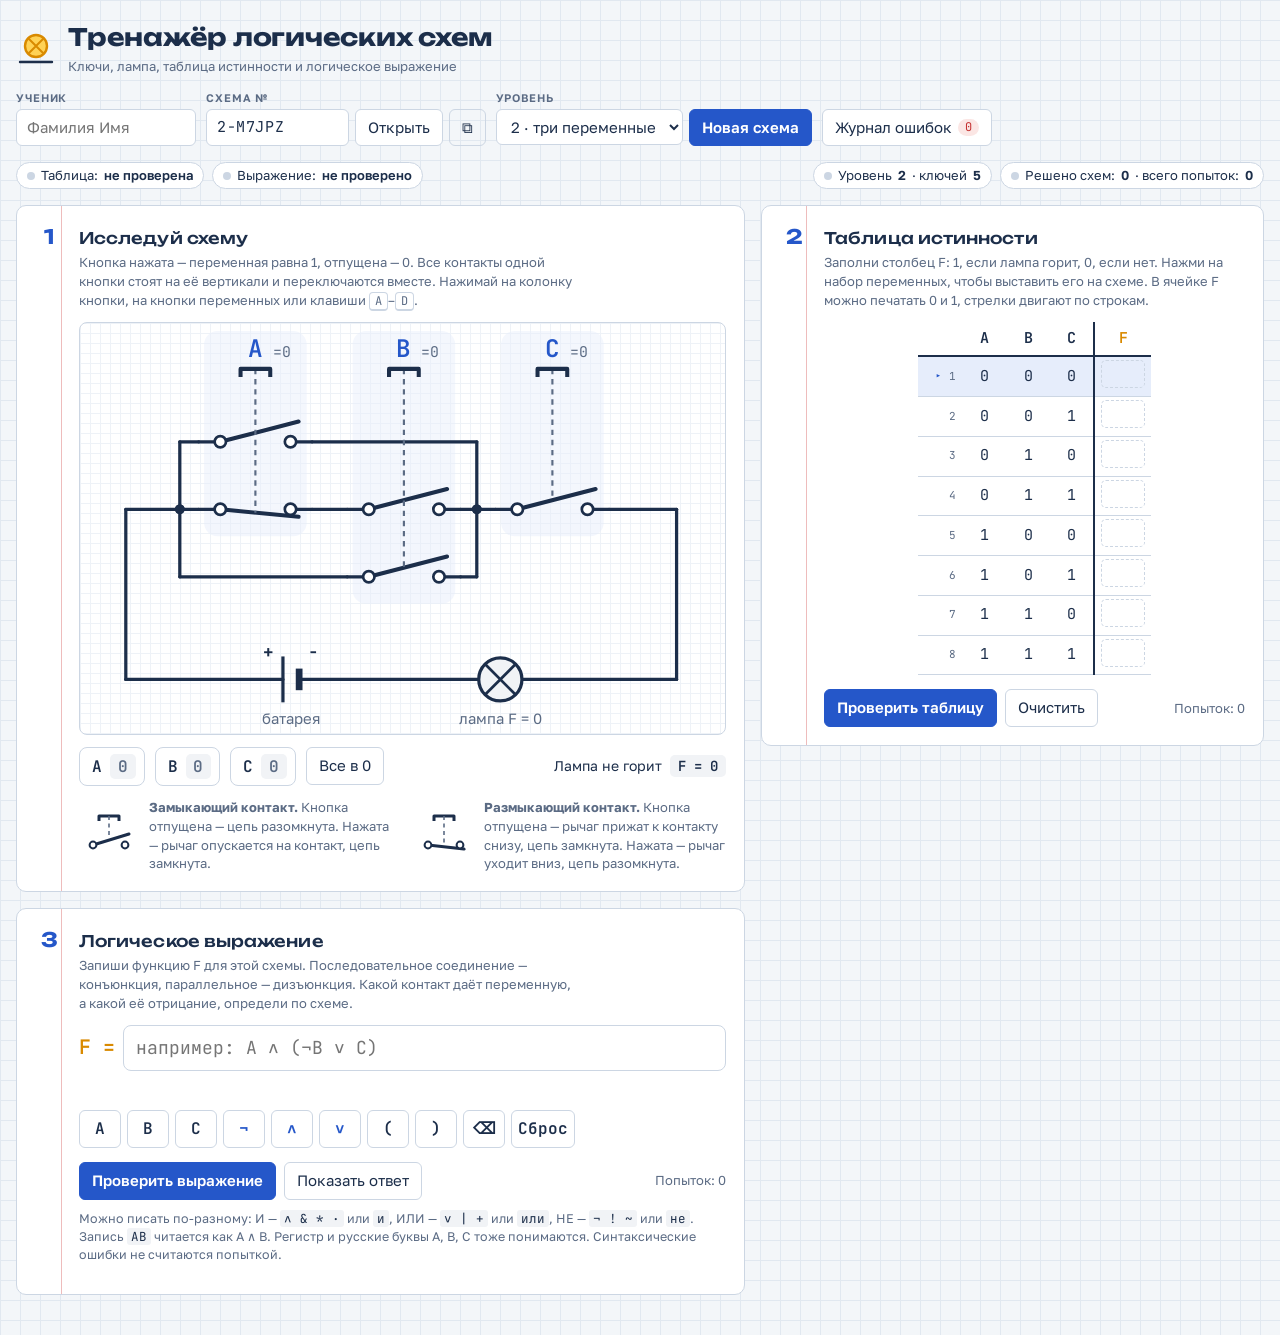
<file: v3.html>
<!doctype html><html><head><meta charset=utf8><meta name=viewport content="width=device-width,initial-scale=1,viewport-fit=cover"><style>:root{color-scheme:light;box-sizing:border-box;padding-top:env(safe-area-inset-top,0px);padding-bottom:env(safe-area-inset-bottom,0px)}html{scroll-padding-top:env(safe-area-inset-top,0px)}body{margin:0;padding:0;font:14px -apple-system,BlinkMacSystemFont,sans-serif;background:#fff;color:#000}img{max-width:100%}[hidden]:not([hidden=until-found i]){display:none!important}</style></head><body>
<title>Тренажёр логических схем 3</title>
<meta name="claude:viewport-fit-sides" content="cover">
<link rel="preconnect" href="https://fonts.googleapis.com">
<link rel="stylesheet" href="https://fonts.googleapis.com/css2?family=Golos+Text:wght@400;500;600&family=JetBrains+Mono:wght@400;600&family=Unbounded:wght@500;700&display=swap">
<style>
/* Layout: «тетрадь в клетку» — листы-карточки на клетчатом столе; слева схема и выражение, справа таблица истинности */
:root{
  --paper:#f3f6f9; --grid:#e1e8f0; --sheet:#ffffff; --sheet-grid:#eef2f7;
  --ink:#1c2e4a; --ink-soft:#5b6b84; --rule:#ccd6e3;
  --accent:#2557c9; --accent-soft:#e6edfb;
  --inv:#a8326a; --inv-soft:#f8e8ef;
  --live:#d98a00; --glow:#ffd256; --lamp-off:#f1f3f6;
  --ok:#1d8048; --ok-soft:#e2f3e8; --bad:#c43131; --bad-soft:#fbe6e4;
  --margin:#e7a0a0;
  --f-display:"Unbounded","Golos Text",system-ui,sans-serif;
  --f-body:"Golos Text",system-ui,-apple-system,"Segoe UI",sans-serif;
  --f-mono:"JetBrains Mono",ui-monospace,"Cascadia Mono",Consolas,monospace;
}
@media (prefers-color-scheme: dark){:root:not([data-theme="light"]){
  --paper:#0e141c; --grid:#18212d; --sheet:#141c27; --sheet-grid:#1a2431;
  --ink:#e2e9f3; --ink-soft:#91a1b7; --rule:#2a3646;
  --accent:#7ea4ff; --accent-soft:#1c2a47;
  --inv:#f083b5; --inv-soft:#3a1f2d;
  --live:#ffb22e; --glow:#ffd256; --lamp-off:#1d2633;
  --ok:#4fc483; --ok-soft:#163323; --bad:#ff6c64; --bad-soft:#3d1b1b;
  --margin:#5e3540; color-scheme:dark}}
:root[data-theme="dark"]{
  --paper:#0e141c; --grid:#18212d; --sheet:#141c27; --sheet-grid:#1a2431;
  --ink:#e2e9f3; --ink-soft:#91a1b7; --rule:#2a3646;
  --accent:#7ea4ff; --accent-soft:#1c2a47;
  --inv:#f083b5; --inv-soft:#3a1f2d;
  --live:#ffb22e; --glow:#ffd256; --lamp-off:#1d2633;
  --ok:#4fc483; --ok-soft:#163323; --bad:#ff6c64; --bad-soft:#3d1b1b;
  --margin:#5e3540; color-scheme:dark}

*{box-sizing:border-box}
body{background-color:var(--paper);color:var(--ink);font-family:var(--f-body);font-size:15px;line-height:1.45;
  background-image:linear-gradient(var(--grid) 1px,transparent 1px),linear-gradient(90deg,var(--grid) 1px,transparent 1px);
  background-size:20px 20px;
  padding-left:max(16px,env(safe-area-inset-left,0px));padding-right:max(16px,env(safe-area-inset-right,0px));padding-block:20px 40px}
.app{max-width:1260px;margin:0 auto;display:flex;flex-direction:column;gap:16px}
button,input,select{font:inherit;color:inherit}
:focus-visible{outline:2px solid var(--accent);outline-offset:2px}

/* header */
.top{display:flex;flex-wrap:wrap;gap:14px 24px;align-items:flex-end;justify-content:space-between}
.brand{display:flex;gap:12px;align-items:center}
.brand h1{font-family:var(--f-display);font-weight:700;font-size:clamp(18px,2.4vw,24px);margin:0;letter-spacing:-.01em;text-wrap:balance}
.brand p{margin:2px 0 0;color:var(--ink-soft);font-size:13px}
.controls{display:flex;flex-wrap:wrap;gap:10px;align-items:flex-end}
.field{display:flex;flex-direction:column;gap:3px}
.field>label,.lbl{font-size:11px;text-transform:uppercase;letter-spacing:.08em;color:var(--ink-soft);font-weight:600}
.row{display:flex;gap:6px;align-items:center;flex-wrap:wrap}
input[type=text],select{background:var(--sheet);border:1px solid var(--rule);border-radius:6px;padding:7px 10px;min-width:0}
#seed{font-family:var(--f-mono);width:9.5em;text-transform:uppercase;letter-spacing:.04em}
#student{width:12em}
.btn{background:var(--sheet);border:1px solid var(--rule);border-radius:6px;padding:7px 12px;cursor:pointer;white-space:nowrap;display:inline-flex;gap:6px;align-items:center}
.btn:hover{border-color:var(--accent)}
.btn.primary{background:var(--accent);border-color:var(--accent);color:var(--sheet);font-weight:600}
.btn.primary:hover{filter:brightness(1.08)}
.btn.ghost{background:transparent}
.btn.danger{color:var(--bad);border-color:var(--bad)}
.btn:disabled{opacity:.45;cursor:not-allowed}
.pill{font-family:var(--f-mono);font-size:12px;background:var(--bad-soft);color:var(--bad);border-radius:99px;padding:0 7px;min-width:1.6em;text-align:center;font-variant-numeric:tabular-nums}

/* status strip */
.status{display:flex;flex-wrap:wrap;gap:8px;align-items:center;font-size:13px}
.chip{display:inline-flex;gap:6px;align-items:center;border:1px solid var(--rule);background:var(--sheet);border-radius:99px;padding:3px 10px;font-variant-numeric:tabular-nums}
.chip b{font-weight:600}
.chip .dot{width:8px;height:8px;border-radius:50%;background:var(--rule)}
.chip.ok{border-color:var(--ok);background:var(--ok-soft)} .chip.ok .dot{background:var(--ok)}
.chip.bad{border-color:var(--bad);background:var(--bad-soft)} .chip.bad .dot{background:var(--bad)}
.status .spacer{flex:1}

/* grid */
.grid{display:grid;grid-template-columns:minmax(0,1.45fr) minmax(0,1fr);grid-template-areas:"circ table" "expr table";gap:16px;align-items:start}
@media (max-width:900px){.grid{grid-template-columns:minmax(0,1fr);grid-template-areas:"circ" "table" "expr"}}
.card{background:var(--sheet);border:1px solid var(--rule);border-radius:10px;padding:16px 18px 18px;min-width:0;position:relative}
.card::before{content:"";position:absolute;top:0;bottom:0;left:44px;width:1px;background:var(--margin);opacity:.7;pointer-events:none}
.circ{grid-area:circ}.tablecard{grid-area:table}.expr{grid-area:expr}
.card-h{display:grid;grid-template-columns:28px 1fr;gap:2px 16px;align-items:baseline;margin-bottom:12px}
.step{font-family:var(--f-display);font-weight:700;font-size:20px;color:var(--accent);text-align:center}
.card-h h2{font-family:var(--f-display);font-weight:500;font-size:16px;margin:0;letter-spacing:.005em}
.card-h p{grid-column:2;margin:0;color:var(--ink-soft);font-size:13px;max-width:62ch}
.body{padding-left:44px}
@media (max-width:520px){.card::before{display:none}.body{padding-left:0}}

/* board */
.board{border:1px solid var(--rule);border-radius:8px;overflow-x:auto;
  background-color:var(--sheet);background-image:linear-gradient(var(--sheet-grid) 1px,transparent 1px),linear-gradient(90deg,var(--sheet-grid) 1px,transparent 1px);background-size:10px 10px}
#circuit{display:block;width:100%;min-width:340px;height:auto;max-height:520px}
#circuit .w{stroke:var(--ink);stroke-width:2.4;stroke-linecap:round;fill:none}
#circuit .w.live{stroke:var(--live);stroke-width:3}
#circuit .flow{stroke:var(--glow);stroke-width:1.6;stroke-dasharray:3 11;fill:none;animation:flow .8s linear infinite;stroke-linecap:round}
@keyframes flow{from{stroke-dashoffset:14}to{stroke-dashoffset:0}}
@media (prefers-reduced-motion:reduce){#circuit .flow{animation:none}}
#circuit .jn{fill:var(--ink)} #circuit .jn.live{fill:var(--live)}
.kbox{cursor:pointer;stroke-width:1.4;transition:fill .15s}
.kbox.dir{fill:var(--accent-soft);stroke:var(--accent)}
.kbox.inv{fill:var(--inv-soft);stroke:var(--inv)}
.kbox:hover{stroke-width:2.4}
.kbox:focus{outline:none}.kbox:focus-visible{stroke-width:3}
.klabel{font-family:var(--f-mono);font-weight:600;font-size:17px;text-anchor:middle;pointer-events:none}
.klabel.dir{fill:var(--accent)} .klabel.inv{fill:var(--inv)}
.kover{stroke-width:2;pointer-events:none} .kover{stroke:var(--inv)}
.kval{font-family:var(--f-mono);font-size:10px;fill:var(--ink-soft);text-anchor:end;pointer-events:none}
.contact{fill:var(--sheet);stroke:var(--ink);stroke-width:2;pointer-events:none}
.bridge{stroke:var(--ink);stroke-width:3.5;stroke-linecap:round;pointer-events:none}
.bridge.live{stroke:var(--live)}
.stem{stroke:var(--ink-soft);stroke-width:2;pointer-events:none}
.capk{stroke:var(--ink);stroke-width:4;stroke-linecap:round;pointer-events:none}
.link{stroke:var(--ink-soft);stroke-width:1.4;stroke-dasharray:5 4;fill:none;pointer-events:none;opacity:.8}
.link.on{stroke:var(--accent);opacity:1;stroke-width:1.8}
.lndot{fill:var(--ink-soft);pointer-events:none}.lndot.on{fill:var(--accent)}
.lnlabel{font-family:var(--f-mono);font-size:11px;font-weight:600;fill:var(--ink-soft);text-anchor:end}.lnlabel.on{fill:var(--accent)}
#circuit[data-hl="A"] .ln-A{stroke:var(--live);fill:var(--live);opacity:1;stroke-width:2.2}#circuit[data-hl="A"] text.ln-A{stroke:none}#circuit[data-hl="A"] .kbox[data-var="A"]{stroke-width:3;stroke:var(--live)}
#circuit[data-hl="B"] .ln-B{stroke:var(--live);fill:var(--live);opacity:1;stroke-width:2.2}#circuit[data-hl="B"] text.ln-B{stroke:none}#circuit[data-hl="B"] .kbox[data-var="B"]{stroke-width:3;stroke:var(--live)}
#circuit[data-hl="C"] .ln-C{stroke:var(--live);fill:var(--live);opacity:1;stroke-width:2.2}#circuit[data-hl="C"] text.ln-C{stroke:none}#circuit[data-hl="C"] .kbox[data-var="C"]{stroke-width:3;stroke:var(--live)}
#circuit[data-hl="D"] .ln-D{stroke:var(--live);fill:var(--live);opacity:1;stroke-width:2.2}#circuit[data-hl="D"] text.ln-D{stroke:none}#circuit[data-hl="D"] .kbox[data-var="D"]{stroke-width:3;stroke:var(--live)}
.lever{stroke:var(--ink);stroke-width:3;stroke-linecap:round;pointer-events:none}
.band{fill:var(--accent-soft);opacity:.45;cursor:pointer;stroke:var(--accent);stroke-opacity:0;stroke-width:1.5;transition:opacity .15s}
.band:hover,.band:focus-visible{opacity:.85;stroke-opacity:.6;outline:none}
.band.on{opacity:.75}
.rod{stroke:var(--ink-soft);stroke-width:1.6;stroke-dasharray:4 3.5;pointer-events:none}
.rod.on{stroke:var(--accent)}
.cap{fill:none;stroke:var(--ink);stroke-width:3;stroke-linejoin:round;pointer-events:none}
.cap.on{stroke:var(--accent)}
.blabel{font-family:var(--f-mono);font-weight:600;font-size:18px;fill:var(--accent);text-anchor:middle;pointer-events:none}
.bval{font-family:var(--f-mono);font-size:11px;fill:var(--ink-soft);pointer-events:none}.bval.on{fill:var(--accent);font-weight:600}
.cap-t{font-family:var(--f-body);font-size:11px;fill:var(--ink-soft);text-anchor:middle}
#circuit[data-hl] .band{opacity:.35}
#circuit[data-hl="A"] .band[data-var="A"]{opacity:1;stroke-opacity:.9}#circuit[data-hl="B"] .band[data-var="B"]{opacity:1;stroke-opacity:.9}#circuit[data-hl="C"] .band[data-var="C"]{opacity:1;stroke-opacity:.9}#circuit[data-hl="D"] .band[data-var="D"]{opacity:1;stroke-opacity:.9}

.term{font-family:var(--f-mono);font-size:13px;fill:var(--ink);text-anchor:middle;font-weight:600}
.bulb{stroke:var(--ink);stroke-width:2.4;fill:var(--lamp-off)}
.bulb.on{fill:var(--glow);stroke:var(--live)}
.halo{fill:url(#halo);opacity:0;transition:opacity .2s}.halo.on{opacity:1}
.halo-stop{stop-color:var(--glow)}

.panel{display:flex;flex-wrap:wrap;gap:10px;align-items:center;margin-top:12px}
.vbtn{display:inline-flex;align-items:center;gap:8px;border:1px solid var(--rule);background:var(--sheet);border-radius:8px;padding:6px 8px 6px 12px;cursor:pointer;font-family:var(--f-mono);font-size:16px;font-weight:600}
.vbtn .v{font-variant-numeric:tabular-nums;min-width:1.6em;text-align:center;border-radius:5px;padding:1px 4px;background:var(--lamp-off);color:var(--ink-soft)}
.vbtn[aria-pressed=true] .v{background:var(--accent);color:var(--sheet)}
.vbtn:hover{border-color:var(--accent)}
.lampstate{margin-left:auto;font-size:14px;display:flex;gap:8px;align-items:center}
.lampstate .v{font-family:var(--f-mono);font-weight:600;border-radius:5px;padding:1px 8px;background:var(--lamp-off)}
.lampstate.on .v{background:var(--glow);color:#3a2a00}
.legend{display:flex;flex-wrap:wrap;gap:6px 22px;margin-top:12px;font-size:13px;color:var(--ink-soft)}
.legend>span{display:flex;gap:10px;align-items:center;flex:1 1 300px;max-width:520px}
.legend svg{flex:none}
.kbd{font-family:var(--f-mono);font-size:12px;border:1px solid var(--rule);border-bottom-width:2px;border-radius:4px;padding:0 5px}

/* truth table */
.tt-wrap{overflow-x:auto}
table.tt{border-collapse:collapse;font-family:var(--f-mono);font-variant-numeric:tabular-nums;margin:0 auto}
.tt th{font-weight:600;font-size:15px;padding:6px 0;border-bottom:2px solid var(--ink);min-width:44px}
.tt th.f{border-left:2px solid var(--ink);color:var(--live)}
.tt td{text-align:center;padding:0;border-bottom:1px solid var(--rule);height:34px;font-size:15px}
.tt td.n{color:var(--ink-soft);font-size:11px;min-width:30px;padding-right:6px;text-align:right}
.tt tr.now td{background:var(--accent-soft)}
.tt tr.now td.n::before{content:"▸ ";color:var(--accent)}
.tt td.set{cursor:pointer}
.tt td.set:hover{text-decoration:underline}
.tt td.fc{border-left:2px solid var(--ink);padding:3px 6px}
.fbtn{width:44px;height:28px;border:1px dashed var(--rule);border-radius:5px;background:transparent;cursor:pointer;font-family:var(--f-mono);font-size:16px;font-weight:600}
.fbtn.filled{border-style:solid;border-color:var(--ink-soft)}
.fbtn.ok{border-color:var(--ok);background:var(--ok-soft);color:var(--ok)}
.fbtn.bad{border-color:var(--bad);background:var(--bad-soft);color:var(--bad)}
.actions{display:flex;flex-wrap:wrap;gap:8px;align-items:center;margin-top:14px}
.tries{font-size:13px;color:var(--ink-soft);margin-left:auto;font-variant-numeric:tabular-nums}
.msg{margin-top:10px;font-size:14px;border-radius:6px;padding:8px 12px;display:none}
.msg.show{display:block}
.msg.ok{background:var(--ok-soft);color:var(--ok);border:1px solid var(--ok)}
.msg.bad{background:var(--bad-soft);color:var(--bad);border:1px solid var(--bad)}
.msg.info{background:var(--accent-soft);color:var(--ink);border:1px solid var(--rule)}
.msg b{font-family:var(--f-display);font-weight:700;letter-spacing:.02em}

/* expression */
.exprline{display:flex;gap:8px;align-items:stretch}
.exprline .pre{font-family:var(--f-mono);font-size:20px;font-weight:600;color:var(--live);align-self:center}
#expr{flex:1;font-family:var(--f-mono);font-size:18px;padding:9px 12px;border-radius:8px;background:var(--sheet);border:1.5px solid var(--rule);min-width:0}
#expr:focus{border-color:var(--accent);outline:none}
.preview{font-family:var(--f-mono);font-size:14px;min-height:1.5em;margin:8px 0 0;color:var(--ink-soft);overflow-wrap:anywhere}
.preview.err{color:var(--bad)}
.pad{display:flex;flex-wrap:wrap;gap:6px;margin-top:10px}
.pad button{font-family:var(--f-mono);font-size:16px;font-weight:600;min-width:42px;height:38px;border:1px solid var(--rule);border-radius:6px;background:var(--sheet);cursor:pointer}
.pad button.op{color:var(--accent)}
.pad button:hover{border-color:var(--accent)}
.help{margin-top:10px;font-size:12.5px;color:var(--ink-soft)}
.help code{font-family:var(--f-mono);background:var(--lamp-off);border-radius:3px;padding:0 4px;color:var(--ink)}
.answer{font-family:var(--f-mono);font-size:16px;margin-top:10px}

/* modal */
.overlay{position:fixed;inset:0;background:color-mix(in srgb,var(--ink) 40%,transparent);display:flex;align-items:flex-start;justify-content:center;z-index:50;
  padding:max(24px,env(safe-area-inset-top,0px)) max(12px,env(safe-area-inset-right,0px)) 24px max(12px,env(safe-area-inset-left,0px));overflow-y:auto}
.modal{background:var(--sheet);border:1px solid var(--rule);border-radius:12px;width:min(980px,100%);padding:18px;display:flex;flex-direction:column;gap:12px}
.modal-h{display:flex;align-items:center;gap:12px;flex-wrap:wrap}
.modal-h h2{font-family:var(--f-display);font-weight:500;font-size:18px;margin:0;flex:1}
.tabs{display:flex;gap:4px;border-bottom:1px solid var(--rule)}
.tabs button{border:0;background:none;padding:8px 12px;cursor:pointer;border-bottom:2px solid transparent;color:var(--ink-soft);font-weight:500}
.tabs button[aria-selected=true]{border-color:var(--accent);color:var(--ink)}
.logwrap{overflow-x:auto;max-height:60vh;overflow-y:auto;border:1px solid var(--rule);border-radius:8px}
table.log{border-collapse:collapse;width:100%;font-size:13px}
.log th{position:sticky;top:0;background:var(--sheet);text-align:left;font-size:11px;text-transform:uppercase;letter-spacing:.07em;color:var(--ink-soft);padding:8px 10px;border-bottom:1px solid var(--rule);white-space:nowrap}
.log td{padding:7px 10px;border-bottom:1px solid var(--rule);vertical-align:top}
.log td.m{font-family:var(--f-mono);white-space:nowrap;font-variant-numeric:tabular-nums}
.log td.code{font-family:var(--f-mono);overflow-wrap:anywhere;min-width:10em}
.log .tag{font-size:11px;border-radius:4px;padding:1px 6px;white-space:nowrap}
.tag.t{background:var(--accent-soft);color:var(--accent)} .tag.e{background:var(--inv-soft);color:var(--inv)} .tag.a{background:var(--bad-soft);color:var(--bad)}
.tag.ok{background:var(--ok-soft);color:var(--ok)}
.empty{padding:28px;text-align:center;color:var(--ink-soft)}
.modal-f{display:flex;flex-wrap:wrap;gap:8px;align-items:center}
.modal-f .sum{margin-right:auto;font-size:13px;color:var(--ink-soft)}
textarea#copyArea{width:100%;height:120px;font-family:var(--f-mono);font-size:12px;background:var(--sheet);color:var(--ink);border:1px solid var(--rule);border-radius:6px}
.toast{position:fixed;left:50%;bottom:calc(20px + env(safe-area-inset-bottom,0px));transform:translateX(-50%);background:var(--ink);color:var(--sheet);padding:8px 14px;border-radius:8px;font-size:14px;z-index:60;opacity:0;transition:opacity .2s;pointer-events:none}
.toast.show{opacity:1}
</style>

<div class="app">
  <header class="top">
    <div class="brand">
      <svg width="40" height="40" viewBox="0 0 40 40" aria-hidden="true"><circle cx="20" cy="18" r="11" fill="var(--glow)" stroke="var(--live)" stroke-width="2.4"/><path d="M12.5 10.5l15 15M27.5 10.5l-15 15" stroke="var(--live)" stroke-width="2"/><path d="M4 34h32" stroke="var(--ink)" stroke-width="2.4" stroke-linecap="round"/></svg>
      <div><h1>Тренажёр логических схем</h1><p>Ключи, лампа, таблица истинности и логическое выражение</p></div>
    </div>
    <div class="controls">
      <div class="field"><label for="student">Ученик</label><input type="text" id="student" placeholder="Фамилия Имя" autocomplete="off"></div>
      <div class="field"><label for="seed">Схема №</label>
        <div class="row"><input type="text" id="seed" spellcheck="false" autocomplete="off"><button class="btn" id="openSeed">Открыть</button><button class="btn ghost" id="copySeed" title="Скопировать номер схемы" aria-label="Скопировать номер схемы">⧉</button></div></div>
      <div class="field"><label for="level">Уровень</label>
        <div class="row"><select id="level"><option value="1">1 · две переменные</option><option value="2">2 · три переменные</option><option value="3">3 · до четырёх</option></select><button class="btn primary" id="newBtn">Новая схема</button></div></div>
      <button class="btn" id="logBtn">Журнал ошибок <span class="pill" id="logCount">0</span></button>
    </div>
  </header>

  <div class="status" id="status"></div>

  <main class="grid">
    <section class="card circ">
      <div class="card-h"><span class="step">1</span><h2>Исследуй схему</h2>
        <p>Кнопка нажата — переменная равна 1, отпущена — 0. Все контакты одной кнопки стоят на её вертикали и переключаются вместе. Нажимай на колонку кнопки, на кнопки переменных или клавиши <span class="kbd">A</span>–<span class="kbd">D</span>.</p></div>
      <div class="body">
        <div class="board"><svg id="circuit" role="img" aria-label="Электрическая схема"></svg></div>
        <div class="panel" id="varPanel"></div>
        <div class="legend">
          <span><svg width="60" height="46" viewBox="0 0 60 46"><path class="cap" d="M20 8V3H40V8"/><line class="rod" x1="30" y1="3" x2="30" y2="23"/><line x1="2" y1="32" x2="10" y2="32" class="w"/><line x1="50" y1="32" x2="58" y2="32" class="w"/><line class="lever" x1="14" y1="32" x2="50" y2="21"/><circle cx="14" cy="32" r="3.4" class="contact"/><circle cx="46" cy="32" r="3.4" class="contact"/></svg><span><b>Замыкающий контакт.</b> Кнопка отпущена — цепь разомкнута. Нажата — рычаг опускается на контакт, цепь замкнута.</span></span>
          <span><svg width="60" height="46" viewBox="0 0 60 46"><path class="cap" d="M20 8V3H40V8"/><line class="rod" x1="30" y1="3" x2="30" y2="33"/><line x1="2" y1="32" x2="10" y2="32" class="w"/><line x1="50" y1="32" x2="58" y2="32" class="w"/><line class="lever" x1="14" y1="32" x2="50" y2="36"/><circle cx="14" cy="32" r="3.4" class="contact"/><circle cx="46" cy="32" r="3.4" class="contact"/></svg><span><b>Размыкающий контакт.</b> Кнопка отпущена — рычаг прижат к контакту снизу, цепь замкнута. Нажата — рычаг уходит вниз, цепь разомкнута.</span></span>
        </div>
      </div>
    </section>

    <section class="card tablecard">
      <div class="card-h"><span class="step">2</span><h2>Таблица истинности</h2>
        <p>Заполни столбец F: 1, если лампа горит, 0, если нет. Нажми на набор переменных, чтобы выставить его на схеме. В ячейке F можно печатать 0 и 1, стрелки двигают по строкам.</p></div>
      <div class="body">
        <div class="tt-wrap"><table class="tt" id="tt"></table></div>
        <div class="actions">
          <button class="btn primary" id="checkTable">Проверить таблицу</button>
          <button class="btn ghost" id="clearTable">Очистить</button>
          <span class="tries" id="tableTries"></span>
        </div>
        <div class="msg" id="tableMsg"></div>
      </div>
    </section>

    <section class="card expr">
      <div class="card-h"><span class="step">3</span><h2>Логическое выражение</h2>
        <p>Запиши функцию F для этой схемы. Последовательное соединение — конъюнкция, параллельное — дизъюнкция. Какой контакт даёт переменную, а какой её отрицание, определи по схеме.</p></div>
      <div class="body">
        <div class="exprline"><span class="pre">F =</span><input type="text" id="expr" placeholder="например: A ∧ (¬B ∨ C)" spellcheck="false" autocomplete="off" aria-label="Логическое выражение"></div>
        <div class="preview" id="preview">&nbsp;</div>
        <div class="pad" id="pad"></div>
        <div class="actions">
          <button class="btn primary" id="checkExpr">Проверить выражение</button>
          <button class="btn ghost" id="showAnswer">Показать ответ</button>
          <span class="tries" id="exprTries"></span>
        </div>
        <div class="msg" id="exprMsg"></div>
        <p class="help">Можно писать по-разному: И — <code>∧ & * ·</code> или <code>и</code>, ИЛИ — <code>∨ | +</code> или <code>или</code>, НЕ — <code>¬ ! ~</code> или <code>не</code>. Запись <code>AB</code> читается как A ∧ B. Регистр и русские буквы А, В, С тоже понимаются. Синтаксические ошибки не считаются попыткой.</p>
      </div>
    </section>
  </main>
</div>

<div class="overlay" id="overlay" hidden>
  <div class="modal" role="dialog" aria-modal="true" aria-labelledby="logTitle">
    <div class="modal-h"><h2 id="logTitle">Журнал</h2>
      <label class="row" style="font-size:13px"><input type="checkbox" id="onlyCur"> только текущая схема</label>
      <button class="btn ghost" id="closeLog" aria-label="Закрыть">✕</button></div>
    <div class="tabs" role="tablist">
      <button role="tab" id="tabErr" aria-selected="true">Ошибки</button>
      <button role="tab" id="tabSch" aria-selected="false">Схемы и попытки</button>
    </div>
    <div class="logwrap" id="logBody"></div>
    <textarea id="copyArea" hidden readonly></textarea>
    <div class="modal-f"><span class="sum" id="logSum"></span>
      <button class="btn" id="copyLog">Скопировать журнал</button>
      <button class="btn danger" id="clearLog">Очистить журнал</button></div>
  </div>
</div>
<div class="toast" id="toast"></div>

<script>
(()=>{
const $=s=>document.querySelector(s);
const VARS='ABCD';
const store={
  get(k,d){try{const v=localStorage.getItem('logic-trainer.'+k);return v==null?d:JSON.parse(v)}catch(e){return d}},
  set(k,v){try{localStorage.setItem('logic-trainer.'+k,JSON.stringify(v))}catch(e){}}
};
const esc=s=>String(s).replace(/[&<>"]/g,c=>({'&':'&amp;','<':'&lt;','>':'&gt;','"':'&quot;'}[c]));

/* ---------- PRNG по SEED ---------- */
function xmur3(str){let h=1779033703^str.length;for(let i=0;i<str.length;i++){h=Math.imul(h^str.charCodeAt(i),3432918353);h=h<<13|h>>>19}
  return()=>{h=Math.imul(h^(h>>>16),2246822507);h=Math.imul(h^(h>>>13),3266489909);return(h^=h>>>16)>>>0}}
function mulberry32(a){return()=>{a|=0;a=a+0x6D2B79F5|0;let t=Math.imul(a^a>>>15,1|a);t=t+Math.imul(t^t>>>7,61|t)^t;return((t^t>>>14)>>>0)/4294967296}}

const LEVELS={1:{nv:[2,2],leaves:[2,3],depth:2,pInv:.35},2:{nv:[3,3],leaves:[3,5],depth:3,pInv:.4},3:{nv:[3,4],leaves:[5,7],depth:4,pInv:.4}};

function normSeed(raw,lvl){
  let s=String(raw||'').toUpperCase().replace(/[^A-Z0-9-]/g,'').replace(/^-+|-+$/g,'');
  if(!s) return null;
  if(!/^[123]-./.test(s)) s=lvl+'-'+s;
  return s.slice(0,24);
}
function randomSeed(lvl){const A='ABCDEFGHJKMNPQRSTUVWXYZ23456789';let s='';for(let i=0;i<5;i++)s+=A[Math.floor(Math.random()*A.length)];return lvl+'-'+s}

/* ---------- схема: дерево последовательных (s) и параллельных (p) соединений.
   Каждая переменная — своя колонка (кнопка), все её контакты стоят на одной вертикали.
   inv = размыкающий контакт (замкнут, пока кнопка не нажата). ---------- */
function evalNode(n,env){
  if(n.t==='k') return n.inv? !env[n.v] : !!env[n.v];
  return n.t==='s'? n.c.every(c=>evalNode(c,env)) : n.c.some(c=>evalNode(c,env));
}
function leavesOf(n,a=[]){if(n.t==='k')a.push(n);else n.c.forEach(c=>leavesOf(c,a));return a}
function envOf(vars,mask){const e={};vars.forEach((v,i)=>e[v]=(mask>>(vars.length-1-i))&1);return e}

function generate(seed){
  const level=+seed[0];const L=LEVELS[level];
  const rng=mulberry32(xmur3(seed)());
  const ri=(a,b)=>a+Math.floor(rng()*(b-a+1));
  const shuffle=a=>{for(let i=a.length-1;i>0;i--){const j=Math.floor(rng()*(i+1));[a[i],a[j]]=[a[j],a[i]]}return a};
  function gen(lo,hi,depth,parent){
    const span=hi-lo+1;
    const leafP=depth>=L.depth?1:depth===0?0:.35;
    if(rng()<leafP||(parent==='p'&&span<2)||(depth===0&&span<2&&false)){const col=ri(lo,hi);return {t:'k',col,lo:col,hi:col,inv:rng()<L.pInv}}
    const t=parent==='s'?'p':parent==='p'?'s':(span>=2&&rng()<.5?'s':'p');
    if(t==='s'){
      const k=Math.min(span,rng()<.3?3:2);
      const cuts=shuffle([...Array(span-1).keys()].map(i=>lo+i+1)).slice(0,k-1).sort((a,b)=>a-b);
      const b=[lo,...cuts,hi+1];
      return {t,c:b.slice(0,-1).map((s,i)=>gen(s,b[i+1]-1,depth+1,'s'))};
    }
    const k=rng()<.25?3:2,c=[];
    for(let i=0;i<k;i++){let a=lo,bb=hi;if(span>1&&rng()<.45){a=ri(lo,hi);bb=ri(a,hi)}c.push(gen(a,bb,depth+1,'p'))}
    return {t,c};
  }
  const tighten=n=>{if(n.t==='k')return;n.c.forEach(tighten);n.lo=Math.min(...n.c.map(c=>c.lo));n.hi=Math.max(...n.c.map(c=>c.hi))};
  let last;
  for(let attempt=0;attempt<3000;attempt++){
    const nv=ri(L.nv[0],L.nv[1]);const vars=VARS.slice(0,nv).split('');
    const tree=gen(0,nv-1,0,null);tighten(tree);
    const lv=leavesOf(tree);lv.forEach(l=>l.v=vars[l.col]);
    last={seed,level,vars,tree};
    if(lv.length>=L.leaves[0]&&lv.length<=L.leaves[1]&&valid(last,level)) return last;
  }
  return last;
}
function valid(c,level){
  const {vars,tree}=c;const lv=leavesOf(tree);const N=1<<vars.length;
  const f=[];for(let m=0;m<N;m++)f.push(evalNode(tree,envOf(vars,m)));
  if(f.every(x=>x)||f.every(x=>!x)) return false;
  for(let i=0;i<vars.length;i++){const bit=1<<(vars.length-1-i);let dep=false;
    for(let m=0;m<N;m++) if(f[m]!==f[m^bit]){dep=true;break}
    if(!dep) return false;}
  if(level>=2){const inv=lv.filter(l=>l.inv).length;if(inv===0||inv===lv.length)return false}
  const bad=n=>{if(n.t==='k')return false;const ex=n.c.map(ch=>treeToExpr(ch,n.t));
    return new Set(ex).size<ex.length||n.c.some((a,i)=>a.t==='k'&&n.c.some((b,j)=>j>i&&b.t==='k'&&a.v===b.v))||n.c.some(bad)};
  return !bad(tree);
}
function treeToExpr(n,parent){
  if(n.t==='k') return (n.inv?'¬':'')+n.v;
  const s=n.c.map(c=>treeToExpr(c,n.t)).join(n.t==='s'?' ∧ ':' ∨ ');
  return (n.t==='p'&&parent==='s')?'('+s+')':s;
}

/* ---------- раскладка: колонки кнопок, между ними «желоба» для шин параллельных блоков ---------- */
const CW=84,KUP=22,KDN=20,GAPY=8,PAD=7,LW=10,MID=8,GMIN=26,PT=6,PH=46;
function layoutY(n){
  if(n.t==='k'){n.up=KUP;n.dn=KDN;return}
  n.c.forEach(layoutY);
  if(n.t==='s'){n.up=Math.max(...n.c.map(c=>c.up));n.dn=Math.max(...n.c.map(c=>c.dn))}
  else{let y=0;n.anch=[];n.c.forEach((c,i)=>{n.anch.push(y+c.up);y+=c.up+c.dn+(i<n.c.length-1?GAPY:0)});
    n.up=(n.anch[0]+n.anch[n.anch.length-1])/2;n.dn=y-n.up}
}
function lanes(n,anc,acc){
  if(n.t==='k')return;
  if(n.t==='p'){n.ll=anc.filter(a=>a.lo===n.lo).length;n.rl=anc.filter(a=>a.hi===n.hi).length;acc.push(n);anc=[...anc,n]}
  n.c.forEach(c=>lanes(c,anc,acc));
}
function drawCircuit(c,env){
  const t=c.tree,nv=c.vars.length;
  layoutY(t);const ps=[];lanes(t,[],ps);
  const nL=Array(nv+1).fill(0),nR=Array(nv+1).fill(0);
  ps.forEach(p=>{nL[p.lo]=Math.max(nL[p.lo],p.ll+1);nR[p.hi+1]=Math.max(nR[p.hi+1],p.rl+1)});
  const gw=nL.map((l,g)=>Math.max(GMIN,2*PAD+(l+nR[g])*LW+(l&&nR[g]?MID:0)));
  const x0=56,colX=[],gS=[];let x=x0;
  for(let g=0;g<=nv;g++){gS[g]=x;x+=gw[g];if(g<nv){colX[g]=x;x+=CW}}
  const blockR=x;
  const lb=p=>gS[p.lo]+PAD+nR[p.lo]*LW+(nR[p.lo]?MID:0)+p.ll*LW+LW/2;
  const rb=p=>gS[p.hi+1]+PAD+(nR[p.hi+1]-1-p.rl)*LW+LW/2;
  const Lx=n=>n.t==='k'?colX[n.col]:n.t==='p'?lb(n):Lx(n.c[0]);
  const Rx=n=>n.t==='k'?colX[n.col]+CW:n.t==='p'?rb(n):Rx(n.c[n.c.length-1]);
  const segs=[],fg=[],dots=[],keys=[];
  const seg=(x1,y1,x2,y2,live)=>{if(x1!==x2||y1!==y2)segs.push([x1,y1,x2,y2,live])};
  function draw(n,ay,live){
    if(n.t==='k'){
      const xx=colX[n.col],c1=xx+16,c2=xx+CW-16,xm=xx+CW/2,pressed=!!env[n.v];
      seg(xx,ay,c1-4,ay,live);seg(c2+4,ay,xx+CW,ay,live);
      const ex=c2+6,ey=n.inv?(pressed?ay+15:ay+5.5):(pressed?ay-5.5:ay-15);
      const ym=ay+(ey-ay)*(xm-c1)/(ex-c1);
      fg.push(`<line class="lever${live?' live':''}" x1="${c1}" y1="${ay}" x2="${ex}" y2="${ey.toFixed(1)}"/>`);
      fg.push(`<circle class="contact" cx="${c1}" cy="${ay}" r="4.2"/><circle class="contact" cx="${c2}" cy="${ay}" r="4.2"/>`);
      keys.push({col:n.col,ym,ay});return;
    }
    if(n.t==='s'){n.c.forEach((ch,i)=>{draw(ch,ay,live);if(i<n.c.length-1)seg(Rx(ch),ay,Lx(n.c[i+1]),ay,live)});return}
    const top=ay-n.up,ys=n.anch.map(a=>top+a),cl=n.c.map(ch=>live&&evalNode(ch,env)),xL=lb(n),xR=rb(n);
    n.c.forEach((ch,i)=>{const yi=ys[i];seg(xL,yi,Lx(ch),yi,cl[i]);draw(ch,yi,cl[i]);seg(Rx(ch),yi,xR,yi,cl[i])});
    const pts=[...new Set([...ys,ay])].sort((a,b)=>a-b);
    for(let i=0;i<pts.length-1;i++){
      const p=pts[i],q=pts[i+1];
      const lv=q<=ay? cl.some((l,j)=>l&&ys[j]<=p) : cl.some((l,j)=>l&&ys[j]>=q);
      if(q<=ay){seg(xL,q,xL,p,lv);seg(xR,p,xR,q,lv)}else{seg(xL,p,xL,q,lv);seg(xR,q,xR,p,lv)}
    }
    dots.push([xL,ay,live],[xR,ay,live]);
    ys.forEach((y,i)=>{if(i>0&&i<ys.length-1)dots.push([xL,y,cl[i]],[xR,y,cl[i]])});
  }
  const T=PT+PH+14,ay=T+t.up,LR=28,W=Math.max(blockR,320),R=W+24,yb=T+t.up+t.dn+56;
  const on=evalNode(t,env);
  draw(t,ay,on);
  seg(LR,ay,Lx(t),ay,on);seg(Rx(t),ay,R,ay,on);seg(R,ay,R,yb,on);
  const bX=LR+(R-LR)*.3,lX=LR+(R-LR)*.68;
  seg(R,yb,lX+17,yb,on);seg(lX-17,yb,bX+6,yb,on);seg(bX-6,yb,LR,yb,on);seg(LR,yb,LR,ay,on);
  // кнопки: полоса-колонка, толкатель ⊓ и пунктирная тяга через все контакты
  const bands=[],push=[];
  c.vars.forEach((v,ci)=>{
    const ks=keys.filter(k=>k.col===ci);if(!ks.length)return;
    const xx=colX[ci],xm=xx+CW/2,pressed=!!env[v],capY=PT+28+(pressed?6:0);
    const bottom=Math.max(...ks.map(k=>k.ay))+KDN;
    const st=pressed?'нажата':'отпущена',n=ks.length;
    bands.push(`<rect class="band${pressed?' on':''}" x="${xx+4}" y="${PT}" width="${CW-8}" height="${bottom-PT}" rx="10" data-var="${v}" tabindex="0" role="button" aria-label="Кнопка ${v}, ${st}, контактов: ${n}"><title>Кнопка ${v}: ${st}. Нажми, чтобы ${pressed?'отпустить':'нажать'}</title></rect>`);
    push.push(`<text class="blabel" x="${xm}" y="${PT+19}">${v}</text><text class="bval${pressed?' on':''}" x="${xm+13}" y="${PT+19}">=${env[v]}</text>`);
    push.push(`<line class="rod${pressed?' on':''}" x1="${xm}" y1="${capY}" x2="${xm}" y2="${Math.max(...ks.map(k=>k.ym)).toFixed(1)}"/>`);
    push.push(`<path class="cap${pressed?' on':''}" d="M${xm-11} ${capY+6}V${capY}H${xm+11}V${capY+6}"/>`);
  });
  const line=s=>`<line class="w${s[4]?' live':''}" x1="${s[0]}" y1="${s[1]}" x2="${s[2]}" y2="${s[3]}"/>`;
  const flow=s=>`<line class="flow" x1="${s[0]}" y1="${s[1]}" x2="${s[2]}" y2="${s[3]}"/>`;
  const H=yb+40,VW=R+30;
  return {on,svg:`<defs><radialGradient id="halo"><stop offset="0" class="halo-stop" stop-opacity=".85"/><stop offset="1" class="halo-stop" stop-opacity="0"/></radialGradient></defs>
  ${bands.join('')}<g>${segs.map(line).join('')}</g><g>${segs.filter(s=>s[4]).map(flow).join('')}</g>
  ${dots.map(d=>`<circle class="jn${d[2]?' live':''}" cx="${d[0]}" cy="${d[1]}" r="3.6"/>`).join('')}
  ${fg.join('')}${push.join('')}
  <line x1="${bX-6}" y1="${yb-17}" x2="${bX-6}" y2="${yb+17}" stroke="var(--ink)" stroke-width="2.4"/>
  <line x1="${bX+6}" y1="${yb-8}" x2="${bX+6}" y2="${yb+8}" stroke="var(--ink)" stroke-width="5"/>
  <text class="term" x="${bX-17}" y="${yb-16}">+</text><text class="term" x="${bX+17}" y="${yb-16}">−</text>
  <text class="cap-t" x="${bX}" y="${yb+33}">батарея</text>
  <circle class="halo${on?' on':''}" cx="${lX}" cy="${yb}" r="40"/>
  <circle class="bulb${on?' on':''}" cx="${lX}" cy="${yb}" r="16"/>
  <path d="M${lX-11} ${yb-11}L${lX+11} ${yb+11}M${lX+11} ${yb-11}L${lX-11} ${yb+11}" stroke="${on?'var(--live)':'var(--ink)'}" stroke-width="2"/>
  <text class="cap-t" x="${lX}" y="${yb+33}">лампа F = ${on?1:0}</text>`,vb:`0 0 ${VW} ${H}`};
}

/* ---------- разбор выражения ---------- */
const CYR={'А':'A','В':'B','С':'C','Д':'D','а':'A','в':'B','с':'C','д':'D'};
const WORDS={and:'AND','и':'AND',or:'OR','или':'OR',not:'NOT','не':'NOT',xor:'XOR'};
function PErr(msg,pos){this.msg=msg;this.pos=pos}
function tokenize(s){
  const T=[];let i=0;const push=(type,pos,v)=>T.push({type,pos,v});
  const rx=[[/^(<->|<=>)/,'EQ'],[/^(->|=>)/,'IMP'],[/^(==|=|≡|⇔|↔)/,'EQ'],[/^(→|⇒)/,'IMP'],[/^(&&|[∧&*·⋅])/,'AND'],[/^(\|\||[∨|+])/,'OR'],[/^[⊕^]/,'XOR'],[/^[¬!~]/,'NOT'],[/^[(\[]/,'LP'],[/^[)\]]/,'RP'],[/^[01]/,'CONST']];
  outer: while(i<s.length){
    const ch=s[i];if(/\s/.test(ch)){i++;continue}
    const rest=s.slice(i);
    for(const [r,t] of rx){const m=r.exec(rest);if(m){push(t,i,t==='CONST'?+m[0]:undefined);i+=m[0].length;continue outer}}
    const m=/^[A-Za-zА-Яа-яЁё]+/.exec(rest);
    if(m){
      const w=m[0],lw=w.toLowerCase();
      if(WORDS[lw]){push(WORDS[lw],i);i+=w.length;continue}
      for(let k=0;k<w.length;k++){
        const c=w[k];let v=CYR[c]||(/[A-Za-z]/.test(c)?c.toUpperCase():null);
        if(!v) throw new PErr(`Непонятная буква «${c}». Переменные пишутся латиницей: A, B, C, D`,i+k);
        const over=/[̄̅]/.test(s[i+k+1]||'');
        if(over) push('NOT',i+k);
        push('VAR',i+k,v);
        if(over&&k===w.length-1){i+=1}
      }
      i+=w.length;continue;
    }
    if(/[̄̅]/.test(ch)){i++;continue}
    throw new PErr(`Непонятный символ «${ch}»`,i);
  }
  return T;
}
const NAMES={AND:'∧',OR:'∨',XOR:'⊕',IMP:'→',EQ:'≡',NOT:'¬',RP:')',LP:'('};
function parse(src){
  const T=tokenize(src);let p=0;
  if(!T.length) throw new PErr('Введите выражение',0);
  const peek=()=>T[p],next=()=>T[p++];
  const startsOperand=t=>t&&(t.type==='VAR'||t.type==='CONST'||t.type==='LP'||t.type==='NOT');
  function eq(){let l=imp();while(peek()&&peek().type==='EQ'){next();l={op:'eq',a:l,b:imp()}}return l}
  function imp(){const l=or();if(peek()&&peek().type==='IMP'){next();return{op:'imp',a:l,b:imp()}}return l}
  function or(){let l=and();while(peek()&&(peek().type==='OR'||peek().type==='XOR')){const t=next().type;l={op:t==='OR'?'or':'xor',a:l,b:and()}}return l}
  function and(){let l=not();for(;;){const t=peek();if(t&&t.type==='AND'){next();l={op:'and',a:l,b:not()}}else if(startsOperand(t)){l={op:'and',a:l,b:not()}}else break}return l}
  function not(){if(peek()&&peek().type==='NOT'){next();return{op:'not',a:not()}}return atom()}
  function atom(){
    const t=next();
    if(!t) throw new PErr('Выражение не закончено: после знака нужна переменная или «(»',src.length);
    if(t.type==='VAR') return {op:'var',v:t.v};
    if(t.type==='CONST') return {op:'const',v:t.v};
    if(t.type==='LP'){const e=eq();const r=next();if(!r||r.type!=='RP') throw new PErr('Не хватает закрывающей скобки «)»',r?r.pos:src.length);return e}
    throw new PErr(`Здесь ожидалась переменная, а стоит «${NAMES[t.type]||t.type}»`,t.pos);
  }
  const e=eq();
  if(p<T.length){const t=T[p];throw new PErr(t.type==='RP'?'Лишняя закрывающая скобка «)»':`Лишний знак «${NAMES[t.type]||t.v}»`,t.pos)}
  return e;
}
function evalAst(n,env){switch(n.op){
  case'var':return !!env[n.v];case'const':return !!n.v;case'not':return !evalAst(n.a,env);
  case'and':return evalAst(n.a,env)&&evalAst(n.b,env);case'or':return evalAst(n.a,env)||evalAst(n.b,env);
  case'xor':return evalAst(n.a,env)!==evalAst(n.b,env);case'imp':return !evalAst(n.a,env)||evalAst(n.b,env);
  case'eq':return evalAst(n.a,env)===evalAst(n.b,env)}}
function astVars(n,s=new Set()){if(n.op==='var')s.add(n.v);if(n.a)astVars(n.a,s);if(n.b)astVars(n.b,s);return s}
const PREC={eq:1,imp:2,or:3,xor:3,and:4,not:5,var:6,const:6},SYM={eq:' ≡ ',imp:' → ',or:' ∨ ',xor:' ⊕ ',and:' ∧ '};
function pretty(n,pp=0){
  let s;
  if(n.op==='var')s=n.v;else if(n.op==='const')s=String(n.v);
  else if(n.op==='not')s='¬'+pretty(n.a,5);
  else s=pretty(n.a,PREC[n.op])+SYM[n.op]+pretty(n.b,PREC[n.op]+(n.op==='imp'?0:.5));
  return PREC[n.op]<pp?'('+s+')':s;
}

/* ---------- состояние ---------- */
let S=null;
let progress=store.get('progress',{});
let log=store.get('log',[]);
let level=store.get('level',2);
let showLinks=store.get('links',true);
const saveP=()=>store.set('progress',progress);
const saveL=()=>store.set('log',log);
function P(){return progress[S.seed]||(progress[S.seed]={level:S.level,tableTries:0,exprTries:0,tableOk:false,exprOk:false,answerShown:false,draft:null,first:new Date().toISOString()})}
function addLog(stage,input,note){
  log.push({t:new Date().toISOString(),seed:S.seed,student:$('#student').value.trim(),stage,input,note});
  if(log.length>3000)log=log.slice(-3000);saveL();updateLogCount();
}

function loadSeed(seed,push=true){
  const c=generate(seed);
  S={...c,env:Object.fromEntries(c.vars.map(v=>[v,0])),marks:null};
  const p=P();S.table=Array.isArray(p.draft)&&p.draft.length===1<<c.vars.length?p.draft.slice():Array(1<<c.vars.length).fill('');
  level=c.level;$('#level').value=String(level);$('#seed').value=seed;
  if(push&&location.hash.slice(1)!==seed){try{history.replaceState(null,'','#'+seed)}catch(e){location.hash=seed}}
  $('#expr').value='';updPreview();
  hideMsg('#tableMsg');hideMsg('#exprMsg');
  if(p.exprOk) showMsg('#exprMsg','ok','<b>Решено.</b> Эта схема уже сдана. Можно потренироваться ещё или взять новую.');
  renderAll();
}
function renderAll(){renderCircuit();renderVars();renderTable();renderPad();renderStatus()}

function renderCircuit(){
  const r=drawCircuit(S,S.env);const svg=$('#circuit');
  svg.setAttribute('viewBox',r.vb);svg.innerHTML=r.svg;S.on=r.on;
  const [,,w]=r.vb.split(' ').map(Number);svg.style.maxWidth=Math.max(w*1.35,420)+'px';svg.style.margin='0 auto';
}
function toggleVar(v){if(!(v in S.env))return;S.env[v]^=1;renderCircuit();renderVars();markNowRow()}
function renderVars(){
  $('#varPanel').innerHTML=S.vars.map(v=>`<button class="vbtn" data-var="${v}" aria-pressed="${!!S.env[v]}">${v}<span class="v">${S.env[v]}</span></button>`).join('')+
   `<button class="btn ghost" id="resetVars">Все в 0</button><span class="lampstate${S.on?' on':''}">Лампа ${S.on?'горит':'не горит'} <span class="v">F = ${S.on?1:0}</span></span>`;
}
function curMask(){return S.vars.reduce((m,v)=>(m<<1)|S.env[v],0)}
function renderTable(){
  const n=S.vars.length,N=1<<n,cm=curMask();
  let h=`<thead><tr><th></th>${S.vars.map(v=>`<th>${v}</th>`).join('')}<th class="f">F</th></tr></thead><tbody>`;
  for(let m=0;m<N;m++){
    const e=envOf(S.vars,m),val=S.table[m],mk=S.marks?S.marks[m]:'';
    h+=`<tr data-m="${m}" class="${m===cm?'now':''}"><td class="n">${m+1}</td>${S.vars.map(v=>`<td class="set" data-m="${m}" title="Выставить этот набор на схеме">${e[v]}</td>`).join('')}
    <td class="fc"><button class="fbtn${val!==''?' filled':''}${mk?' '+mk:''}" data-m="${m}" aria-label="F в строке ${m+1}">${val}</button></td></tr>`;
  }
  $('#tt').innerHTML=h+'</tbody>';
  const p=P();$('#tableTries').textContent=`Попыток: ${p.tableTries}${p.tableOk?' · сдано':''}`;
}
function markNowRow(){const cm=curMask();document.querySelectorAll('#tt tbody tr').forEach(tr=>tr.classList.toggle('now',+tr.dataset.m===cm))}
function setCell(m,v){S.table[m]=v;S.marks=null;const p=P();p.draft=S.table.slice();saveP();renderTable();const b=document.querySelector(`.fbtn[data-m="${m}"]`);b&&b.focus()}
function renderPad(){
  const keys=[...S.vars.map(v=>[v,v,'']),['¬','¬','op'],['∧',' ∧ ','op'],['∨',' ∨ ','op'],['(','(',''],[')',')',''],['⌫','BS',''],['Сброс','CLR','']];
  $('#pad').innerHTML=keys.map(([l,ins,c])=>`<button class="${c}" data-ins="${esc(ins)}" title="${l==='⌫'?'Удалить символ':l==='Сброс'?'Очистить поле':l}">${l}</button>`).join('');
  const p=P();$('#exprTries').textContent=`Попыток: ${p.exprTries}${p.exprOk?' · сдано':''}`;
}
function renderStatus(){
  const p=P(),solved=Object.values(progress).filter(x=>x.exprOk).length;
  const tries=Object.values(progress).reduce((a,x)=>a+x.tableTries+x.exprTries,0);
  const chip=(cls,txt)=>`<span class="chip ${cls}"><span class="dot"></span>${txt}</span>`;
  const tErr=log.filter(l=>l.seed===S.seed&&l.stage==='Таблица').length,eErr=log.filter(l=>l.seed===S.seed&&l.stage==='Выражение').length;
  $('#status').innerHTML=
    chip(p.tableOk?'ok':tErr?'bad':'',`Таблица: <b>${p.tableOk?'верно':p.tableTries?'ошибок '+tErr:'не проверена'}</b>`)+
    chip(p.exprOk?'ok':eErr?'bad':'',`Выражение: <b>${p.exprOk?'верно':p.exprTries?'ошибок '+eErr:'не проверено'}</b>`)+
    (p.answerShown?chip('bad','Ответ был показан'):'')+
    `<span class="spacer"></span>`+chip('',`Уровень <b>${S.level}</b> · ключей <b>${leavesOf(S.tree).length}</b>`)+
    chip('',`Решено схем: <b>${solved}</b> · всего попыток: <b>${tries}</b>`);
  updateLogCount();
}
function updateLogCount(){$('#logCount').textContent=log.filter(l=>l.stage!=='Верно').length}

function showMsg(sel,cls,html){const el=$(sel);el.className='msg show '+cls;el.innerHTML=html}
function hideMsg(sel){$(sel).className='msg'}
const fmtEnv=e=>Object.entries(e).map(([k,v])=>`${k}=${v}`).join(', ');

/* ---------- проверки ---------- */
function checkTable(){
  const N=1<<S.vars.length,empty=S.table.map((v,i)=>v===''?i+1:0).filter(Boolean);
  if(empty.length){showMsg('#tableMsg','info',`Заполни все строки. Пустые: ${empty.join(', ')}.`);return}
  const p=P();p.tableTries++;
  const wrong=[];S.marks=[];
  for(let m=0;m<N;m++){const f=evalNode(S.tree,envOf(S.vars,m))?1:0;const ok=+S.table[m]===f;S.marks.push(ok?'ok':'bad');if(!ok)wrong.push(m)}
  if(!wrong.length){
    p.tableOk=true;showMsg('#tableMsg','ok',`<b>Верно!</b> Таблица заполнена правильно с ${p.tableTries}-й попытки. Теперь запиши выражение.`);
    addLog('Верно','таблица',`с ${p.tableTries}-й попытки`);
  }else{
    showMsg('#tableMsg','bad',`<b>Ошибка.</b> Неверных строк: ${wrong.length} из ${N}. Они отмечены красным. Выставь эти наборы на схеме и посмотри на лампу.`);
    addLog('Таблица','F = '+S.table.join(''),'Неверные строки: '+wrong.map(m=>`№${m+1} (${fmtEnv(envOf(S.vars,m))}: ввод ${S.table[m]})`).join('; '));
  }
  saveP();renderTable();renderStatus();
}
function updPreview(){
  const src=$('#expr').value,el=$('#preview');
  if(!src.trim()){el.className='preview';el.innerHTML='&nbsp;';return null}
  try{const a=parse(src);el.className='preview';el.textContent='Читается как: F = '+pretty(a);return a}
  catch(e){if(!(e instanceof PErr))throw e;el.className='preview err';el.textContent=`${e.msg} (позиция ${e.pos+1})`;return null}
}
function checkExpr(){
  const src=$('#expr').value;let ast;
  try{ast=parse(src)}catch(e){if(!(e instanceof PErr))throw e;showMsg('#exprMsg','info',`Выражение не разобрано: ${esc(e.msg)}. Это не считается попыткой.`);return}
  const extra=[...astVars(ast)].filter(v=>!S.vars.includes(v));
  if(extra.length){showMsg('#exprMsg','info',`В этой схеме нет переменн${extra.length>1?'ых':'ой'} ${extra.join(', ')}. Используй только ${S.vars.join(', ')}. Попытка не засчитана.`);return}
  const p=P();p.exprTries++;
  const N=1<<S.vars.length;let diff=null,cnt=0;
  for(let m=0;m<N;m++){const e=envOf(S.vars,m);const a=evalNode(S.tree,e),b=evalAst(ast,e);if(a!==b){cnt++;if(!diff)diff={e,a,b,m}}}
  const pr=pretty(ast);
  if(!diff){
    p.exprOk=true;
    showMsg('#exprMsg','ok',`<b>Верно!</b> F = ${esc(pr)} совпадает со схемой на всех ${N} наборах. Попытка ${p.exprTries}.
      <div class="actions"><button class="btn primary" id="nextSeed">Следующая схема →</button></div>`);
    addLog('Верно',pr,`выражение с ${p.exprTries}-й попытки`);
  }else{
    showMsg('#exprMsg','bad',`<b>Ошибка.</b> Не совпадает при ${fmtEnv(diff.e)}: лампа ${diff.a?'горит (F = 1)':'не горит (F = 0)'}, а выражение даёт ${diff.b?1:0}. Всего расхождений: ${cnt} из ${N}.
      <div class="actions"><button class="btn" id="showDiff" data-m="${diff.m}">Выставить этот набор на схеме</button></div>`);
    addLog('Выражение',pr,`Расхождений ${cnt}/${N}; напр. ${fmtEnv(diff.e)}: схема ${diff.a?1:0}, выражение ${diff.b?1:0}`);
  }
  saveP();renderPad();renderStatus();
}
let answerArmed=false;
function showAnswer(){
  const btn=$('#showAnswer');
  if(!answerArmed){answerArmed=true;btn.textContent='Точно показать? Это попадёт в журнал';btn.classList.add('danger');setTimeout(()=>{answerArmed=false;btn.textContent='Показать ответ';btn.classList.remove('danger')},4000);return}
  answerArmed=false;btn.textContent='Показать ответ';btn.classList.remove('danger');
  const p=P();p.answerShown=true;saveP();
  showMsg('#exprMsg','info',`Одно из правильных выражений:<div class="answer">F = ${esc(treeToExpr(S.tree))}</div>`);
  addLog('Ответ','—','Ученик открыл эталонный ответ');renderStatus();
}

/* ---------- журнал ---------- */
let logTab='err';
const fmtTime=t=>{const d=new Date(t);return d.toLocaleDateString('ru-RU',{day:'2-digit',month:'2-digit'})+' '+d.toLocaleTimeString('ru-RU',{hour:'2-digit',minute:'2-digit',second:'2-digit'})};
function renderLog(){
  const only=$('#onlyCur').checked;
  $('#tabErr').setAttribute('aria-selected',logTab==='err');$('#tabSch').setAttribute('aria-selected',logTab==='sch');
  if(logTab==='err'){
    const rows=log.filter(l=>!only||l.seed===S.seed).slice().reverse();
    $('#logBody').innerHTML=rows.length?`<table class="log"><thead><tr><th>Время</th><th>Схема</th><th>Ученик</th><th>Этап</th><th>Ввод</th><th>Комментарий</th></tr></thead><tbody>${rows.map(l=>{
      const tg=l.stage==='Таблица'?'t':l.stage==='Выражение'?'e':l.stage==='Верно'?'ok':'a';
      return `<tr><td class="m">${fmtTime(l.t)}</td><td class="m"><a href="#${esc(l.seed)}">${esc(l.seed)}</a></td><td>${esc(l.student||'—')}</td><td><span class="tag ${tg}">${esc(l.stage)}</span></td><td class="code">${esc(l.input)}</td><td>${esc(l.note)}</td></tr>`}).join('')}</tbody></table>`
      :`<div class="empty">${only?'По этой схеме записей нет.':'Журнал пуст. Сюда попадают ошибки, правильные ответы и просмотры ответа.'}</div>`;
    const errs=rows.filter(l=>l.stage==='Таблица'||l.stage==='Выражение').length;
    $('#logSum').textContent=`Записей: ${rows.length} · ошибок: ${errs}`;
  }else{
    const ent=Object.entries(progress).filter(([k])=>!only||k===S.seed).sort((a,b)=>(b[1].first||'').localeCompare(a[1].first||''));
    $('#logBody').innerHTML=ent.length?`<table class="log"><thead><tr><th>Схема</th><th>Уровень</th><th>Таблица</th><th>Выражение</th><th>Итог</th></tr></thead><tbody>${ent.map(([k,p])=>
      `<tr><td class="m"><a href="#${esc(k)}">${esc(k)}</a></td><td class="m">${p.level||k[0]}</td><td class="m">${p.tableTries} попыт. ${p.tableOk?'<span class="tag ok">верно</span>':''}</td><td class="m">${p.exprTries} попыт. ${p.exprOk?'<span class="tag ok">верно</span>':''}</td><td>${p.answerShown?'<span class="tag a">ответ показан</span>':p.exprOk?'<span class="tag ok">решено</span>':'в работе'}</td></tr>`).join('')}</tbody></table>`
      :'<div class="empty">Пока нет открытых схем.</div>';
    $('#logSum').textContent=`Схем: ${ent.length} · решено: ${ent.filter(e=>e[1].exprOk).length}`;
  }
}
function logText(){
  const st=$('#student').value.trim()||'—';
  const lines=[`Журнал тренажёра логических схем. Ученик: ${st}. Выгружено: ${fmtTime(new Date())}`,'','Время\tСхема\tУченик\tЭтап\tВвод\tКомментарий'];
  log.forEach(l=>lines.push([fmtTime(l.t),l.seed,l.student||'—',l.stage,l.input,l.note].join('\t')));
  lines.push('','Схема\tТаблица (попыток/итог)\tВыражение (попыток/итог)\tОтвет показан');
  Object.entries(progress).forEach(([k,p])=>lines.push([k,`${p.tableTries}/${p.tableOk?'верно':'нет'}`,`${p.exprTries}/${p.exprOk?'верно':'нет'}`,p.answerShown?'да':'нет'].join('\t')));
  return lines.join('\n');
}
let clearArmed=false;
function toast(t){const el=$('#toast');el.textContent=t;el.classList.add('show');clearTimeout(toast.h);toast.h=setTimeout(()=>el.classList.remove('show'),1800)}
function copyText(t,okMsg){
  const fallback=()=>{const ta=$('#copyArea');ta.hidden=false;ta.value=t;ta.focus();ta.select();toast('Выделено: нажми Ctrl+C')};
  try{navigator.clipboard.writeText(t).then(()=>toast(okMsg),fallback)}catch(e){fallback()}
}

/* ---------- события ---------- */
const hl=v=>{const c=$('#circuit');if(v)c.dataset.hl=v;else delete c.dataset.hl};
$('#circuit').addEventListener('mouseover',e=>{const k=e.target.closest('[data-var]');hl(k&&k.dataset.var)});
$('#circuit').addEventListener('mouseleave',()=>hl(null));
$('#circuit').addEventListener('focusin',e=>{const k=e.target.closest('[data-var]');hl(k&&k.dataset.var)});
$('#varPanel').addEventListener('mouseover',e=>{const k=e.target.closest('[data-var]');hl(k&&k.dataset.var)});
$('#varPanel').addEventListener('mouseleave',()=>hl(null));
$('#circuit').addEventListener('click',e=>{const k=e.target.closest('[data-var]');if(k)toggleVar(k.dataset.var)});
$('#circuit').addEventListener('keydown',e=>{const k=e.target.closest('[data-var]');if(k&&(e.key==='Enter'||e.key===' ')){e.preventDefault();const v=k.dataset.var;toggleVar(v);const nk=document.querySelector(`#circuit [data-var="${v}"]`);nk&&nk.focus()}});
$('#varPanel').addEventListener('click',e=>{const b=e.target.closest('[data-var]');if(b)return toggleVar(b.dataset.var);
  if(e.target.id==='resetVars'){S.vars.forEach(v=>S.env[v]=0);renderCircuit();renderVars();markNowRow()}});
$('#tt').addEventListener('click',e=>{
  const f=e.target.closest('.fbtn');if(f){const m=+f.dataset.m,v=S.table[m];setCell(m,v===''?'1':v==='1'?'0':'1');return}
  const s=e.target.closest('td.set');if(s){const m=+s.dataset.m;Object.assign(S.env,envOf(S.vars,m));renderCircuit();renderVars();markNowRow()}
});
$('#tt').addEventListener('keydown',e=>{
  const f=e.target.closest('.fbtn');if(!f)return;const m=+f.dataset.m,N=S.table.length;
  if(e.key==='0'||e.key==='1'){e.preventDefault();setCell(m,e.key);const nb=document.querySelector(`.fbtn[data-m="${Math.min(m+1,N-1)}"]`);nb&&nb.focus()}
  else if(e.key==='Backspace'||e.key==='Delete'){e.preventDefault();setCell(m,'')}
  else if(e.key==='ArrowDown'||e.key==='ArrowUp'){e.preventDefault();const nb=document.querySelector(`.fbtn[data-m="${Math.max(0,Math.min(N-1,m+(e.key==='ArrowDown'?1:-1)))}"]`);nb&&nb.focus()}
});
$('#checkTable').onclick=checkTable;
$('#clearTable').onclick=()=>{S.table=S.table.map(()=>'');S.marks=null;P().draft=null;saveP();hideMsg('#tableMsg');renderTable()};
$('#expr').addEventListener('input',updPreview);
$('#expr').addEventListener('keydown',e=>{if(e.key==='Enter'){e.preventDefault();checkExpr()}});
$('#pad').addEventListener('click',e=>{
  const b=e.target.closest('button');if(!b)return;const inp=$('#expr'),ins=b.dataset.ins;
  let s=inp.selectionStart??inp.value.length,en=inp.selectionEnd??inp.value.length;
  if(ins==='CLR'){inp.value='';s=0}
  else if(ins==='BS'){if(s===en&&s>0){inp.value=inp.value.slice(0,s-1)+inp.value.slice(en);s--}else{inp.value=inp.value.slice(0,s)+inp.value.slice(en)}}
  else{inp.value=inp.value.slice(0,s)+ins+inp.value.slice(en);s+=ins.length}
  inp.focus();inp.setSelectionRange(s,s);updPreview();
});
$('#checkExpr').onclick=checkExpr;
$('#showAnswer').onclick=showAnswer;
$('#exprMsg').addEventListener('click',e=>{
  if(e.target.id==='nextSeed') loadSeed(randomSeed(level));
  if(e.target.id==='showDiff'){Object.assign(S.env,envOf(S.vars,+e.target.dataset.m));renderCircuit();renderVars();markNowRow();$('#circuit').scrollIntoView({behavior:'smooth',block:'center'})}
});
$('#newBtn').onclick=()=>loadSeed(randomSeed(+$('#level').value));
$('#level').onchange=()=>{level=+$('#level').value;store.set('level',level)};
const openSeed=()=>{const s=normSeed($('#seed').value,+$('#level').value);if(!s){toast('Введите номер схемы');return}loadSeed(s)};
$('#openSeed').onclick=openSeed;
$('#seed').addEventListener('keydown',e=>{if(e.key==='Enter')openSeed()});
$('#copySeed').onclick=()=>copyText(S.seed,'Номер схемы скопирован: '+S.seed);
$('#student').value=store.get('student','');
$('#student').addEventListener('input',()=>store.set('student',$('#student').value));
$('#logBtn').onclick=()=>{$('#overlay').hidden=false;$('#copyArea').hidden=true;renderLog();$('#closeLog').focus()};
$('#closeLog').onclick=()=>{$('#overlay').hidden=true};
$('#overlay').addEventListener('click',e=>{if(e.target.id==='overlay')$('#overlay').hidden=true;if(e.target.closest('a[href^="#"]'))$('#overlay').hidden=true});
$('#tabErr').onclick=()=>{logTab='err';renderLog()};$('#tabSch').onclick=()=>{logTab='sch';renderLog()};
$('#onlyCur').onchange=renderLog;
$('#copyLog').onclick=()=>copyText(logText(),'Журнал скопирован');
$('#clearLog').onclick=()=>{
  const b=$('#clearLog');
  if(!clearArmed){clearArmed=true;b.textContent='Нажми ещё раз: удалить всё';setTimeout(()=>{clearArmed=false;b.textContent='Очистить журнал'},4000);return}
  clearArmed=false;b.textContent='Очистить журнал';log=[];progress={};saveL();saveP();renderLog();renderAll();toast('Журнал очищен');
};
document.addEventListener('keydown',e=>{
  if(e.key==='Escape'&&!$('#overlay').hidden){$('#overlay').hidden=true;return}
  const tag=(e.target.tagName||'').toLowerCase();if(tag==='input'||tag==='textarea'||tag==='select'||e.ctrlKey||e.metaKey||e.altKey)return;
  const k=e.key.toUpperCase();if(S&&S.vars.includes(k)){e.preventDefault();toggleVar(k)}
});
window.addEventListener('hashchange',()=>{const s=normSeed(location.hash.slice(1),level);if(s&&(!S||s!==S.seed))loadSeed(s,false)});

$('#level').value=String(level);
loadSeed(normSeed(location.hash.slice(1),level)||randomSeed(level));
})();
</script>

</body></html>
</file>
<file: al.css>
/* Layout: «тетрадь в клетку» — листы-карточки на клетчатом столе; слева схема и выражение, справа таблица истинности */
:root{
  --paper:#f3f6f9; --grid:#e1e8f0; --sheet:#ffffff; --sheet-grid:#eef2f7;
  --ink:#1c2e4a; --ink-soft:#5b6b84; --rule:#ccd6e3;
  --accent:#2557c9; --accent-soft:#e6edfb;
  --inv:#a8326a; --inv-soft:#f8e8ef;
  --live:#d98a00; --glow:#ffd256; --lamp-off:#f1f3f6;
  --ok:#1d8048; --ok-soft:#e2f3e8; --bad:#c43131; --bad-soft:#fbe6e4;
  --margin:#e7a0a0;
  --f-display:"Unbounded","Golos Text",system-ui,sans-serif;
  --f-body:"Golos Text",system-ui,-apple-system,"Segoe UI",sans-serif;
  --f-mono:"JetBrains Mono",ui-monospace,"Cascadia Mono",Consolas,monospace;
}
@media (prefers-color-scheme: dark){:root:not([data-theme="light"]){
  --paper:#0e141c; --grid:#18212d; --sheet:#141c27; --sheet-grid:#1a2431;
  --ink:#e2e9f3; --ink-soft:#91a1b7; --rule:#2a3646;
  --accent:#7ea4ff; --accent-soft:#1c2a47;
  --inv:#f083b5; --inv-soft:#3a1f2d;
  --live:#ffb22e; --glow:#ffd256; --lamp-off:#1d2633;
  --ok:#4fc483; --ok-soft:#163323; --bad:#ff6c64; --bad-soft:#3d1b1b;
  --margin:#5e3540; color-scheme:dark}}
:root[data-theme="dark"]{
  --paper:#0e141c; --grid:#18212d; --sheet:#141c27; --sheet-grid:#1a2431;
  --ink:#e2e9f3; --ink-soft:#91a1b7; --rule:#2a3646;
  --accent:#7ea4ff; --accent-soft:#1c2a47;
  --inv:#f083b5; --inv-soft:#3a1f2d;
  --live:#ffb22e; --glow:#ffd256; --lamp-off:#1d2633;
  --ok:#4fc483; --ok-soft:#163323; --bad:#ff6c64; --bad-soft:#3d1b1b;
  --margin:#5e3540; color-scheme:dark}

*{box-sizing:border-box}
[hidden]{display:none!important}
body{background-color:var(--paper);color:var(--ink);font-family:var(--f-body);font-size:15px;line-height:1.45;
  background-image:linear-gradient(var(--grid) 1px,transparent 1px),linear-gradient(90deg,var(--grid) 1px,transparent 1px);
  background-size:20px 20px;
  padding-left:max(16px,env(safe-area-inset-left,0px));padding-right:max(16px,env(safe-area-inset-right,0px));padding-block:20px 40px}
.app{max-width:1260px;margin:0 auto;display:flex;flex-direction:column;gap:16px}
button,input,select{font:inherit;color:inherit}
:focus-visible{outline:2px solid var(--accent);outline-offset:2px}

/* header */
.top{display:flex;flex-wrap:wrap;gap:14px 24px;align-items:flex-end;justify-content:space-between}
.brand{display:flex;gap:12px;align-items:center}
.brand h1{font-family:var(--f-display);font-weight:700;font-size:clamp(18px,2.4vw,24px);margin:0;letter-spacing:-.01em;text-wrap:balance}
.brand p{margin:2px 0 0;color:var(--ink-soft);font-size:13px}
.controls{display:flex;flex-wrap:wrap;gap:10px;align-items:flex-end}
.field{display:flex;flex-direction:column;gap:3px}
.field>label,.lbl{font-size:11px;text-transform:uppercase;letter-spacing:.08em;color:var(--ink-soft);font-weight:600}
.row{display:flex;gap:6px;align-items:center;flex-wrap:wrap}
input[type=text],select{background:var(--sheet);border:1px solid var(--rule);border-radius:6px;padding:7px 10px;min-width:0}
#seed{font-family:var(--f-mono);width:9.5em;text-transform:uppercase;letter-spacing:.04em}
#student{width:12em}
.btn{background:var(--sheet);border:1px solid var(--rule);border-radius:6px;padding:7px 12px;cursor:pointer;white-space:nowrap;display:inline-flex;gap:6px;align-items:center}
.btn:hover{border-color:var(--accent)}
.btn.primary{background:var(--accent);border-color:var(--accent);color:var(--sheet);font-weight:600}
.btn.primary:hover{filter:brightness(1.08)}
.btn.ghost{background:transparent}
.btn.danger{color:var(--bad);border-color:var(--bad)}
.btn:disabled{opacity:.45;cursor:not-allowed}
.pill{font-family:var(--f-mono);font-size:12px;background:var(--bad-soft);color:var(--bad);border-radius:99px;padding:0 7px;min-width:1.6em;text-align:center;font-variant-numeric:tabular-nums}

/* status strip */
.status{display:flex;flex-wrap:wrap;gap:8px;align-items:center;font-size:13px}
.chip{display:inline-flex;gap:6px;align-items:center;border:1px solid var(--rule);background:var(--sheet);border-radius:99px;padding:3px 10px;font-variant-numeric:tabular-nums}
.chip b{font-weight:600}
.chip .dot{width:8px;height:8px;border-radius:50%;background:var(--rule)}
.chip.ok{border-color:var(--ok);background:var(--ok-soft)} .chip.ok .dot{background:var(--ok)}
.chip.bad{border-color:var(--bad);background:var(--bad-soft)} .chip.bad .dot{background:var(--bad)}
.status .spacer{flex:1}

/* grid */
.grid{display:grid;grid-template-columns:minmax(0,1.45fr) minmax(0,1fr);grid-template-areas:"circ table" "expr table";gap:16px;align-items:start}
@media (max-width:900px){.grid{grid-template-columns:minmax(0,1fr);grid-template-areas:"circ" "table" "expr"}}
.card{background:var(--sheet);border:1px solid var(--rule);border-radius:10px;padding:16px 18px 18px;min-width:0;position:relative}
.card::before{content:"";position:absolute;top:0;bottom:0;left:44px;width:1px;background:var(--margin);opacity:.7;pointer-events:none}
.circ{grid-area:circ}.tablecard{grid-area:table}.expr{grid-area:expr}
.card-h{display:grid;grid-template-columns:28px 1fr;gap:2px 16px;align-items:baseline;margin-bottom:12px}
.step{font-family:var(--f-display);font-weight:700;font-size:20px;color:var(--accent);text-align:center}
.card-h h2{font-family:var(--f-display);font-weight:500;font-size:16px;margin:0;letter-spacing:.005em}
.card-h p{grid-column:2;margin:0;color:var(--ink-soft);font-size:13px;max-width:62ch}
.body{padding-left:44px}
@media (max-width:520px){.card::before{display:none}.body{padding-left:0}}

/* board */
.board{border:1px solid var(--rule);border-radius:8px;overflow-x:auto;
  background-color:var(--sheet);background-image:linear-gradient(var(--sheet-grid) 1px,transparent 1px),linear-gradient(90deg,var(--sheet-grid) 1px,transparent 1px);background-size:10px 10px}
#circuit{display:block;width:100%;min-width:340px;height:auto;max-height:520px}
#circuit .w{stroke:var(--ink);stroke-width:2.4;stroke-linecap:round;fill:none}
#circuit .w.live{stroke:var(--live);stroke-width:3}
#circuit .flow{stroke:var(--glow);stroke-width:1.6;stroke-dasharray:3 11;fill:none;animation:flow .8s linear infinite;stroke-linecap:round}
@keyframes flow{from{stroke-dashoffset:14}to{stroke-dashoffset:0}}
@media (prefers-reduced-motion:reduce){#circuit .flow{animation:none}}
#circuit .jn{fill:var(--ink)} #circuit .jn.live{fill:var(--live)}
.kbox{cursor:pointer;stroke-width:1.4;transition:fill .15s}
.kbox.dir{fill:var(--accent-soft);stroke:var(--accent)}
.kbox.inv{fill:var(--inv-soft);stroke:var(--inv)}
.kbox:hover{stroke-width:2.4}
.kbox:focus{outline:none}.kbox:focus-visible{stroke-width:3}
.klabel{font-family:var(--f-mono);font-weight:600;font-size:17px;text-anchor:middle;pointer-events:none}
.klabel.dir{fill:var(--accent)} .klabel.inv{fill:var(--inv)}
.kover{stroke-width:2;pointer-events:none} .kover{stroke:var(--inv)}
.kval{font-family:var(--f-mono);font-size:10px;fill:var(--ink-soft);text-anchor:end;pointer-events:none}
.contact{fill:var(--sheet);stroke:var(--ink);stroke-width:2;pointer-events:none}
.bridge{stroke:var(--ink);stroke-width:3.5;stroke-linecap:round;pointer-events:none}
.bridge.live{stroke:var(--live)}
.stem{stroke:var(--ink-soft);stroke-width:2;pointer-events:none}
.capk{stroke:var(--ink);stroke-width:4;stroke-linecap:round;pointer-events:none}
.link{stroke:var(--ink-soft);stroke-width:1.4;stroke-dasharray:5 4;fill:none;pointer-events:none;opacity:.8}
.link.on{stroke:var(--accent);opacity:1;stroke-width:1.8}
.lndot{fill:var(--ink-soft);pointer-events:none}.lndot.on{fill:var(--accent)}
.lnlabel{font-family:var(--f-mono);font-size:11px;font-weight:600;fill:var(--ink-soft);text-anchor:end}.lnlabel.on{fill:var(--accent)}
#circuit[data-hl="A"] .ln-A{stroke:var(--live);fill:var(--live);opacity:1;stroke-width:2.2}#circuit[data-hl="A"] text.ln-A{stroke:none}#circuit[data-hl="A"] .kbox[data-var="A"]{stroke-width:3;stroke:var(--live)}
#circuit[data-hl="B"] .ln-B{stroke:var(--live);fill:var(--live);opacity:1;stroke-width:2.2}#circuit[data-hl="B"] text.ln-B{stroke:none}#circuit[data-hl="B"] .kbox[data-var="B"]{stroke-width:3;stroke:var(--live)}
#circuit[data-hl="C"] .ln-C{stroke:var(--live);fill:var(--live);opacity:1;stroke-width:2.2}#circuit[data-hl="C"] text.ln-C{stroke:none}#circuit[data-hl="C"] .kbox[data-var="C"]{stroke-width:3;stroke:var(--live)}
#circuit[data-hl="D"] .ln-D{stroke:var(--live);fill:var(--live);opacity:1;stroke-width:2.2}#circuit[data-hl="D"] text.ln-D{stroke:none}#circuit[data-hl="D"] .kbox[data-var="D"]{stroke-width:3;stroke:var(--live)}
.lever{stroke:var(--ink);stroke-width:3;stroke-linecap:round;pointer-events:none}
.band{fill:var(--accent-soft);opacity:.45;cursor:pointer;stroke:var(--accent);stroke-opacity:0;stroke-width:1.5;transition:opacity .15s}
.band:hover,.band:focus-visible{opacity:.85;stroke-opacity:.6;outline:none}
.band.on{opacity:.75}
.rod{stroke:var(--ink-soft);stroke-width:1.6;stroke-dasharray:4 3.5;pointer-events:none}
.rod.on{stroke:var(--accent)}
.cap{fill:none;stroke:var(--ink);stroke-width:3;stroke-linejoin:round;pointer-events:none}
.cap.on{stroke:var(--accent)}
.blabel{font-family:var(--f-mono);font-weight:600;font-size:18px;fill:var(--accent);text-anchor:middle;pointer-events:none}
.bval{font-family:var(--f-mono);font-size:11px;fill:var(--ink-soft);pointer-events:none}.bval.on{fill:var(--accent);font-weight:600}
.cap-t{font-family:var(--f-body);font-size:11px;fill:var(--ink-soft);text-anchor:middle}
#circuit[data-hl] .band{opacity:.35}
#circuit[data-hl="A"] .band[data-var="A"]{opacity:1;stroke-opacity:.9}#circuit[data-hl="B"] .band[data-var="B"]{opacity:1;stroke-opacity:.9}#circuit[data-hl="C"] .band[data-var="C"]{opacity:1;stroke-opacity:.9}#circuit[data-hl="D"] .band[data-var="D"]{opacity:1;stroke-opacity:.9}

.term{font-family:var(--f-mono);font-size:13px;fill:var(--ink);text-anchor:middle;font-weight:600}
.bulb{stroke:var(--ink);stroke-width:2.4;fill:var(--lamp-off)}
.bulb.on{fill:var(--glow);stroke:var(--live)}
.halo{fill:url(#halo);opacity:0;transition:opacity .2s}.halo.on{opacity:1}
.halo-stop{stop-color:var(--glow)}

.panel{display:flex;flex-wrap:wrap;gap:10px;align-items:center;margin-top:12px}
.vbtn{display:inline-flex;align-items:center;gap:8px;border:1px solid var(--rule);background:var(--sheet);border-radius:8px;padding:6px 8px 6px 12px;cursor:pointer;font-family:var(--f-mono);font-size:16px;font-weight:600}
.vbtn .v{font-variant-numeric:tabular-nums;min-width:1.6em;text-align:center;border-radius:5px;padding:1px 4px;background:var(--lamp-off);color:var(--ink-soft)}
.vbtn[aria-pressed=true] .v{background:var(--accent);color:var(--sheet)}
.vbtn:hover{border-color:var(--accent)}
.lampstate{margin-left:auto;font-size:14px;display:flex;gap:8px;align-items:center}
.lampstate .v{font-family:var(--f-mono);font-weight:600;border-radius:5px;padding:1px 8px;background:var(--lamp-off)}
.lampstate.on .v{background:var(--glow);color:#3a2a00}
.legend{display:flex;flex-wrap:wrap;gap:6px 22px;margin-top:12px;font-size:13px;color:var(--ink-soft)}
.legend>span{display:flex;gap:10px;align-items:center;flex:1 1 300px;max-width:520px}
.legend svg{flex:none}
.kbd{font-family:var(--f-mono);font-size:12px;border:1px solid var(--rule);border-bottom-width:2px;border-radius:4px;padding:0 5px}

/* truth table */
.tt-wrap{overflow-x:auto}
table.tt{border-collapse:collapse;font-family:var(--f-mono);font-variant-numeric:tabular-nums;margin:0 auto}
.tt th{font-weight:600;font-size:15px;padding:6px 0;border-bottom:2px solid var(--ink);min-width:44px}
.tt th.f{border-left:2px solid var(--ink);color:var(--live)}
.tt td{text-align:center;padding:0;border-bottom:1px solid var(--rule);height:34px;font-size:15px}
.tt td.n{color:var(--ink-soft);font-size:11px;min-width:30px;padding-right:6px;text-align:right}
.tt tr.now td{background:var(--accent-soft)}
.tt tr.now td.n::before{content:"▸ ";color:var(--accent)}
.tt td.set{cursor:pointer}
.tt td.set:hover{text-decoration:underline}
.tt td.fc{border-left:2px solid var(--ink);padding:3px 6px}
.fbtn{width:44px;height:28px;border:1px dashed var(--rule);border-radius:5px;background:transparent;cursor:pointer;font-family:var(--f-mono);font-size:16px;font-weight:600}
.fbtn.filled{border-style:solid;border-color:var(--ink-soft)}
.fbtn.ok{border-color:var(--ok);background:var(--ok-soft);color:var(--ok)}
.fbtn.bad{border-color:var(--bad);background:var(--bad-soft);color:var(--bad)}
.actions{display:flex;flex-wrap:wrap;gap:8px;align-items:center;margin-top:14px}
.tries{font-size:13px;color:var(--ink-soft);margin-left:auto;font-variant-numeric:tabular-nums}
.msg{margin-top:10px;font-size:14px;border-radius:6px;padding:8px 12px;display:none}
.msg.show{display:block}
.msg.ok{background:var(--ok-soft);color:var(--ok);border:1px solid var(--ok)}
.msg.bad{background:var(--bad-soft);color:var(--bad);border:1px solid var(--bad)}
.msg.info{background:var(--accent-soft);color:var(--ink);border:1px solid var(--rule)}
.msg b{font-family:var(--f-display);font-weight:700;letter-spacing:.02em}

/* expression */
.exprline{display:flex;gap:8px;align-items:stretch}
.exprline .pre{font-family:var(--f-mono);font-size:20px;font-weight:600;color:var(--live);align-self:center}
#expr{flex:1;font-family:var(--f-mono);font-size:18px;padding:9px 12px;border-radius:8px;background:var(--sheet);border:1.5px solid var(--rule);min-width:0}
#expr:focus{border-color:var(--accent);outline:none}
.preview{font-family:var(--f-mono);font-size:14px;min-height:1.5em;margin:8px 0 0;color:var(--ink-soft);overflow-wrap:anywhere}
.preview.err{color:var(--bad)}
.pad{display:flex;flex-wrap:wrap;gap:6px;margin-top:10px}
.pad button{font-family:var(--f-mono);font-size:16px;font-weight:600;min-width:42px;height:38px;border:1px solid var(--rule);border-radius:6px;background:var(--sheet);cursor:pointer}
.pad button.op{color:var(--accent)}
.pad button:hover{border-color:var(--accent)}
.help{margin-top:10px;font-size:12.5px;color:var(--ink-soft)}
.help code{font-family:var(--f-mono);background:var(--lamp-off);border-radius:3px;padding:0 4px;color:var(--ink)}
.answer{font-family:var(--f-mono);font-size:16px;margin-top:10px}

/* modal */
.overlay{position:fixed;inset:0;background:color-mix(in srgb,var(--ink) 40%,transparent);display:flex;align-items:flex-start;justify-content:center;z-index:50;
  padding:max(24px,env(safe-area-inset-top,0px)) max(12px,env(safe-area-inset-right,0px)) 24px max(12px,env(safe-area-inset-left,0px));overflow-y:auto}
.modal{background:var(--sheet);border:1px solid var(--rule);border-radius:12px;width:min(980px,100%);padding:18px;display:flex;flex-direction:column;gap:12px}
.modal-h{display:flex;align-items:center;gap:12px;flex-wrap:wrap}
.modal-h h2{font-family:var(--f-display);font-weight:500;font-size:18px;margin:0;flex:1}
.tabs{display:flex;gap:4px;border-bottom:1px solid var(--rule)}
.tabs button{border:0;background:none;padding:8px 12px;cursor:pointer;border-bottom:2px solid transparent;color:var(--ink-soft);font-weight:500}
.tabs button[aria-selected=true]{border-color:var(--accent);color:var(--ink)}
.logwrap{overflow-x:auto;max-height:60vh;overflow-y:auto;border:1px solid var(--rule);border-radius:8px}
table.log{border-collapse:collapse;width:100%;font-size:13px}
.log th{position:sticky;top:0;background:var(--sheet);text-align:left;font-size:11px;text-transform:uppercase;letter-spacing:.07em;color:var(--ink-soft);padding:8px 10px;border-bottom:1px solid var(--rule);white-space:nowrap}
.log td{padding:7px 10px;border-bottom:1px solid var(--rule);vertical-align:top}
.log td.m{font-family:var(--f-mono);white-space:nowrap;font-variant-numeric:tabular-nums}
.log td.code{font-family:var(--f-mono);overflow-wrap:anywhere;min-width:10em}
.log .tag{font-size:11px;border-radius:4px;padding:1px 6px;white-space:nowrap}
.tag.t{background:var(--accent-soft);color:var(--accent)} .tag.e{background:var(--inv-soft);color:var(--inv)} .tag.a{background:var(--bad-soft);color:var(--bad)}
.tag.ok{background:var(--ok-soft);color:var(--ok)}
.empty{padding:28px;text-align:center;color:var(--ink-soft)}
.modal-f{display:flex;flex-wrap:wrap;gap:8px;align-items:center}
.modal-f .sum{margin-right:auto;font-size:13px;color:var(--ink-soft)}
textarea#copyArea{width:100%;height:120px;font-family:var(--f-mono);font-size:12px;background:var(--sheet);color:var(--ink);border:1px solid var(--rule);border-radius:6px}
.toast{position:fixed;left:50%;bottom:calc(20px + env(safe-area-inset-bottom,0px));transform:translateX(-50%);background:var(--ink);color:var(--sheet);padding:8px 14px;border-radius:8px;font-size:14px;z-index:60;opacity:0;transition:opacity .2s;pointer-events:none}
.toast.show{opacity:1}
</file>
<file: t1.css>
/* Тренажёр 1 «Высказывания» — на общих токенах al.css */
.t1 .seg{display:flex;gap:4px;flex-wrap:wrap;background:var(--sheet);border:1px solid var(--rule);border-radius:10px;padding:4px;align-self:flex-start}
.t1 .seg button{border:0;background:none;border-radius:7px;padding:8px 14px;cursor:pointer;font-weight:500;color:var(--ink-soft);display:inline-flex;gap:8px;align-items:center}
.t1 .seg button[aria-selected=true]{background:var(--accent);color:var(--sheet)}
.t1 .seg button[aria-selected=true] .pill{background:var(--sheet);color:var(--accent)}
.t1 .pill.ok{background:var(--accent-soft);color:var(--accent)}
.t1.exam .seg{display:none}

.t1 .t1-wrap{display:grid;grid-template-columns:minmax(0,1.6fr) minmax(0,1fr);gap:16px;align-items:start}
@media (max-width:900px){.t1 .t1-wrap{grid-template-columns:minmax(0,1fr)}}
.t1 .side .body p{margin:0 0 10px;max-width:60ch}
.t1 .sent{margin:4px 0 16px;padding:18px 20px;border-left:4px solid var(--accent);background:var(--accent-soft);border-radius:0 10px 10px 0;
  font-family:var(--f-display);font-weight:500;font-size:clamp(18px,2.6vw,24px);line-height:1.35;text-wrap:balance}
.t1 .answers{display:grid;grid-template-columns:repeat(3,minmax(0,1fr));gap:8px}
@media (max-width:620px){.t1 .answers{grid-template-columns:minmax(0,1fr)}}
.t1 .ans{justify-content:flex-start;padding:11px 12px;white-space:normal;text-align:left;font-weight:500}
.t1 .ans .k{font-family:var(--f-mono);font-size:12px;border:1px solid var(--rule);border-bottom-width:2px;border-radius:4px;padding:0 5px;color:var(--ink-soft)}
.t1 .ans.ok{border-color:var(--ok);background:var(--ok-soft);color:var(--ok);opacity:1}
.t1 .ans.bad{border-color:var(--bad);background:var(--bad-soft);color:var(--bad);opacity:1}
.t1 .streak{display:flex;flex-wrap:wrap;gap:6px;align-items:center;margin-top:16px}
.t1 .streak .lbl{margin-right:4px}
.t1 .streak i{width:16px;height:16px;border-radius:50%;background:var(--lamp-off);border:1.5px solid var(--rule)}
.t1 .streak i.on{background:var(--glow);border-color:var(--live);box-shadow:0 0 6px var(--glow)}
.t1 .streak .tries{margin-left:6px}

.t1 .defs{list-style:none;margin:0 0 12px;padding:0;display:flex;flex-direction:column;gap:4px}
.t1 .defs b{font-family:var(--f-mono);color:var(--accent);font-size:16px}
.t1 .hard{font-family:var(--f-body);font-size:11px;font-weight:600;letter-spacing:.06em;text-transform:uppercase;vertical-align:middle;
  background:var(--inv-soft);color:var(--inv);border-radius:99px;padding:2px 8px}
.t1 .exprline input{flex:1;font-family:var(--f-mono);font-size:18px;padding:9px 12px;border-radius:8px;background:var(--sheet);border:1.5px solid var(--rule);min-width:0}
.t1 .exprline input:focus{border-color:var(--accent);outline:none}
.t1 .glos{border-collapse:collapse;width:100%;font-size:14px}
.t1 .glos td{border-bottom:1px solid var(--rule);padding:7px 4px;vertical-align:top}
.t1 .glos td:last-child{font-family:var(--f-mono);font-weight:600;color:var(--accent);white-space:nowrap;text-align:right}
</file>
<file: t2.css>
/* Тренажёр 2 «Предикаты и кванторы» — на общих токенах al.css */
.t2 .seg{display:flex;gap:4px;flex-wrap:wrap;background:var(--sheet);border:1px solid var(--rule);border-radius:10px;padding:4px;align-self:flex-start}
.t2 .seg button{border:0;background:none;border-radius:7px;padding:8px 14px;cursor:pointer;font-weight:500;color:var(--ink-soft);display:inline-flex;gap:8px;align-items:center}
.t2 .seg button[aria-selected=true]{background:var(--accent);color:var(--sheet)}
.t2 .seg button[aria-selected=true] .pill{background:var(--sheet);color:var(--accent)}
.t2 .pill.ok{background:var(--accent-soft);color:var(--accent)}
.t2.exam .seg,.t2.exam .x2-pr,.t2.mode-ng .x2-pr{display:none}
.t2 .t2-col{display:flex;flex-direction:column;gap:16px}

.t2 .pdef{font-family:var(--f-mono);font-size:clamp(17px,2.4vw,21px);font-weight:600;display:flex;flex-wrap:wrap;gap:4px 18px;align-items:baseline;margin-bottom:14px;overflow-wrap:anywhere}
.t2 .pdef .pn{color:var(--accent)}
.t2 .pdef .dom{font-size:14px;font-weight:400;color:var(--ink-soft)}
.t2 .tiles{display:grid;grid-template-columns:repeat(auto-fill,minmax(48px,1fr));gap:8px;max-width:720px}
.t2 .tile{font-family:var(--f-mono);font-size:18px;font-weight:600;height:48px;border-radius:8px;border:1.5px solid var(--rule);background:var(--sheet);color:var(--ink);cursor:pointer;
  font-variant-numeric:tabular-nums;transition:background .12s,transform .12s}
.t2 .tile:hover:not(:disabled){border-color:var(--accent);transform:translateY(-1px)}
.t2 .tile.on{background:var(--glow);border-color:var(--live);color:#3a2a00;box-shadow:0 0 8px color-mix(in srgb,var(--glow) 60%,transparent)}
.t2 .tile.bad,.t2 .cell.bad{outline:2.5px solid var(--bad);outline-offset:1px}
.t2 .tile:disabled,.t2 .cell:disabled{cursor:default}
.t2 table.grid2{border-collapse:separate;border-spacing:5px;font-family:var(--f-mono)}
.t2 .grid2 th{font-size:15px;color:var(--ink-soft);font-weight:600;min-width:34px}
.t2 .grid2 th.corner{font-size:11px;font-family:var(--f-body)}
.t2 .cell{width:48px;height:44px;border-radius:7px;border:1.5px solid var(--rule);background:var(--sheet);cursor:pointer;font-family:var(--f-mono);font-weight:600;font-size:15px;color:#3a2a00}
.t2 .cell:hover:not(:disabled){border-color:var(--accent)}
.t2 .cell.on{background:var(--glow);border-color:var(--live)}

.t2 #x2QCard.locked .wait{color:var(--ink-soft);margin:0}
.t2 .qs{display:flex;flex-direction:column;gap:10px}
.t2 .qrow{display:grid;grid-template-columns:minmax(150px,auto) auto 1fr;gap:6px 16px;align-items:center;padding:8px 10px;border-radius:8px;border:1px solid transparent}
@media (max-width:640px){.t2 .qrow{grid-template-columns:minmax(0,1fr)}}
.t2 .qf{font-family:var(--f-mono);font-size:19px;font-weight:600}
.t2 .qb{display:flex;gap:6px}
.t2 .tf.sel{background:var(--accent);border-color:var(--accent);color:var(--sheet)}
.t2 .qwhy{font-size:13.5px;color:var(--ink-soft)}
.t2 .qrow.ok{border-color:var(--ok);background:var(--ok-soft)} .t2 .qrow.ok .qwhy{color:var(--ok)}
.t2 .qrow.bad{border-color:var(--bad);background:var(--bad-soft)} .t2 .qrow.bad .qwhy{color:var(--bad)}

.t2 .neg-st{display:flex;flex-direction:column;gap:6px;margin-bottom:16px}
.t2 .neg-q{font-family:var(--f-mono);font-size:clamp(20px,3vw,26px);font-weight:600;padding:14px 18px;border-left:4px solid var(--accent);background:var(--accent-soft);border-radius:0 10px 10px 0;overflow-wrap:anywhere}
.t2 .neg-opts{display:grid;grid-template-columns:repeat(2,minmax(0,1fr));gap:8px}
@media (max-width:640px){.t2 .neg-opts{grid-template-columns:minmax(0,1fr)}}
.t2 .nopt{justify-content:flex-start;font-family:var(--f-mono);font-size:16px;padding:11px 12px;white-space:normal;text-align:left}
.t2 .nopt .k{font-size:12px;border:1px solid var(--rule);border-bottom-width:2px;border-radius:4px;padding:0 5px;color:var(--ink-soft);font-family:var(--f-mono)}
.t2 .nopt.ok{border-color:var(--ok);background:var(--ok-soft);color:var(--ok);opacity:1}
.t2 .nopt.bad{border-color:var(--bad);background:var(--bad-soft);color:var(--bad);opacity:1}
</file>
<file: t3.css>
/* Тренажёр 3 «Операции и таблицы» — строится на общих токенах и компонентах al.css */
.t3 .seg{display:flex;gap:4px;flex-wrap:wrap;background:var(--sheet);border:1px solid var(--rule);border-radius:10px;padding:4px;align-self:flex-start}
.t3 .seg button{border:0;background:none;border-radius:7px;padding:8px 14px;cursor:pointer;font-weight:500;color:var(--ink-soft);display:inline-flex;gap:8px;align-items:center}
.t3 .seg button[aria-selected=true]{background:var(--accent);color:var(--sheet)}
.t3 .seg button[aria-selected=true] .pill{background:var(--sheet);color:var(--accent)}
.t3 .pill.ok{background:var(--accent-soft);color:var(--accent)}
.t3.mode-ops .x3-exonly,.t3.exam .x3-exonly,.t3.exam .seg{display:none}

.t3 .ops-wrap{display:grid;grid-template-columns:minmax(0,1.3fr) minmax(0,1fr);gap:16px;align-items:start}
@media (max-width:900px){.t3 .ops-wrap{grid-template-columns:minmax(0,1fr)}}
.t3 .opsym{font-family:var(--f-mono);font-weight:600;color:var(--accent)}
.t3 .card-h h2 .opsym{font-size:22px;margin-right:4px}
.t3 table.wu{margin:4px 0 0}
.t3 table.wu th.f{min-width:120px;padding-inline:10px}
.t3 .fval{font-family:var(--f-mono);font-size:16px;font-weight:600}
.t3 .choices{display:grid;grid-template-columns:repeat(auto-fill,minmax(170px,1fr));gap:8px;margin-top:14px}
.t3 .choice{justify-content:flex-start;padding:9px 12px}
.t3 .choice .opsym{font-size:18px;min-width:1.2em}
.t3 .choice.ok{border-color:var(--ok);background:var(--ok-soft);color:var(--ok);opacity:1}
.t3 .choice.bad{border-color:var(--bad);background:var(--bad-soft);color:var(--bad);opacity:1}

.t3 .op-grid{display:grid;grid-template-columns:repeat(2,minmax(0,1fr));gap:8px}
.t3 .opcard{display:grid;grid-template-columns:auto 1fr;grid-template-rows:auto auto;gap:0 10px;align-items:center;text-align:left;
  border:1.5px dashed var(--rule);background:transparent;border-radius:9px;padding:8px 10px;cursor:pointer;color:var(--ink)}
.t3 .opcard:hover{border-color:var(--accent)}
.t3 .opcard .opsym{grid-row:1/3;font-size:24px;width:1.3em;text-align:center;color:var(--ink-soft)}
.t3 .opcard .opn{font-weight:600;font-size:14px}
.t3 .opcard .opst{font-size:12px;color:var(--ink-soft)}
.t3 .opcard.on{border-style:solid;border-color:var(--live);background:color-mix(in srgb,var(--glow) 18%,var(--sheet))}
.t3 .opcard.on .opsym{color:var(--live)}
.t3 .opcard.on .opst{color:var(--live);font-weight:600}

.t3 #x3Expr{display:flex;flex-direction:column;gap:16px}
.t3 .bigexpr{font-family:var(--f-mono);font-size:clamp(22px,4vw,32px);display:flex;flex-wrap:wrap;align-items:center;gap:2px 4px;padding:18px 14px 14px;
  border:1px solid var(--rule);border-radius:8px;background-color:var(--sheet);
  background-image:linear-gradient(var(--sheet-grid) 1px,transparent 1px),linear-gradient(90deg,var(--sheet-grid) 1px,transparent 1px);background-size:10px 10px;overflow-x:auto}
.t3 .bigexpr .vv{font-weight:600;padding:0 2px}
.t3 .bigexpr .par{color:var(--ink-soft)}
.t3 .opk{position:relative;font:inherit;font-weight:600;color:var(--accent);background:var(--accent-soft);border:1.5px solid var(--accent);border-radius:8px;
  min-width:1.5em;padding:0 .2em;line-height:1.35;cursor:pointer;transition:transform .12s}
.t3 .opk:hover:not(:disabled){transform:translateY(-2px)}
.t3 .opk.set{background:var(--accent);color:var(--sheet)}
.t3 .opk:disabled{cursor:default}
.t3 .opk .ord{position:absolute;top:-11px;right:-9px;font-family:var(--f-body);font-size:12px;font-weight:600;min-width:20px;height:20px;border-radius:99px;
  background:var(--live);color:#2a1d00;display:grid;place-items:center;box-shadow:0 0 0 2px var(--sheet)}

.t3 #x3TableCard.locked .tt-wrap{opacity:.75}
.t3 td.wait{padding:18px 8px;color:var(--ink-soft);font-family:var(--f-body);font-size:14px;text-align:left;height:auto;border:0}
.t3 .t3tt th{vertical-align:bottom;padding:6px 6px;line-height:1.2}
.t3 .t3tt th.sub,.t3 .t3tt th.f{border-left:1px solid var(--rule);min-width:64px}
.t3 .t3tt th.f{border-left:2px solid var(--ink)}
.t3 .t3tt th .cn{display:block;font-size:16px;color:var(--accent)}
.t3 .t3tt th.f .cn{color:var(--live)}
.t3 .t3tt th .ch{display:block;font-size:12.5px;font-weight:600;white-space:nowrap}
.t3 .t3tt th .cf{display:block;font-size:11px;color:var(--live);font-weight:600;margin-top:2px}
.t3 .t3tt th .cf.opt{color:var(--ink-soft);font-weight:400}
.t3 .t3tt td.fc{border-left:1px solid var(--rule);padding:3px 6px}
.t3 .t3tt td.fc.last{border-left:2px solid var(--ink)}
.t3 .t3tt .fbtn{width:40px}
</file>
<file: t4.css>
/* Тренажёр 4 «Тождества» — на общих токенах al.css */
.t4 .seg{display:flex;gap:4px;flex-wrap:wrap;background:var(--sheet);border:1px solid var(--rule);border-radius:10px;padding:4px;align-self:flex-start}
.t4 .seg button{border:0;background:none;border-radius:7px;padding:8px 14px;cursor:pointer;font-weight:500;color:var(--ink-soft);display:inline-flex;gap:8px;align-items:center}
.t4 .seg button[aria-selected=true]{background:var(--accent);color:var(--sheet)}
.t4 .seg button[aria-selected=true] .pill{background:var(--sheet);color:var(--accent)}
.t4 .pill.ok{background:var(--accent-soft);color:var(--accent)}
.t4.exam .seg,.t4.exam .x4-pr{display:none}

.t4 .exprs{display:flex;flex-direction:column;gap:6px;margin-bottom:12px}
.t4 .ex{font-family:var(--f-mono);font-size:clamp(17px,2.6vw,22px);font-weight:600;overflow-wrap:anywhere}
.t4 .ex .en{color:var(--live)}
.t4 .qq{color:var(--ink-soft);font-size:14px;margin-top:2px}
.t4 .steps-t{display:flex;gap:8px;align-items:center;font-size:13px;color:var(--ink-soft);margin-bottom:10px}
.t4 .t4tt th.st{font-size:11.5px;font-weight:500;color:var(--ink-soft);border-left:1px dashed var(--rule);padding:4px 6px;white-space:nowrap;max-width:140px;overflow:hidden;text-overflow:ellipsis}
.t4 .t4tt th.f{border-left:2px solid var(--ink);color:var(--live);min-width:52px}
.t4 .t4tt td.fc{border-left:1px dashed var(--rule);padding:3px 6px}
.t4 .t4tt td.fc.fin{border-left:2px solid var(--ink)}
.t4 .t4tt .fbtn.draft{border-color:var(--rule);color:var(--ink-soft);background:transparent}
.t4 .t4tt td.diff{background:var(--inv-soft)}
.t4 .t4tt tr.cex td{background:var(--accent-soft)}
.t4 .t4tt tr.pick td.n{padding:2px 4px}
.t4 .rowpick{font:inherit;font-size:12px;font-weight:600;min-width:28px;border:1.5px solid var(--accent);color:var(--accent);background:var(--sheet);border-radius:99px;cursor:pointer;padding:1px 6px}
.t4 tr.cex .rowpick{background:var(--accent);color:var(--sheet)}
.t4 #x4VCard.locked .wait{color:var(--ink-soft);margin:0}
.t4 .verdict{display:flex;flex-wrap:wrap;gap:8px}
.t4 .vopt{white-space:normal;text-align:left;padding:10px 14px}
.t4 .vopt.sel{background:var(--accent);border-color:var(--accent);color:var(--sheet)}
.t4 .cexl{flex-basis:100%;margin:6px 0 0;font-size:14px;color:var(--accent)}
</file>
<file: t5.css>
/* Тренажёр 5 «Законы алгебры логики» — на общих токенах al.css */
.t5 .seg{display:flex;gap:4px;flex-wrap:wrap;background:var(--sheet);border:1px solid var(--rule);border-radius:10px;padding:4px;align-self:flex-start}
.t5 .seg button{border:0;background:none;border-radius:7px;padding:8px 14px;cursor:pointer;font-weight:500;color:var(--ink-soft);display:inline-flex;gap:8px;align-items:center}
.t5 .seg button[aria-selected=true]{background:var(--accent);color:var(--sheet)}
.t5 .seg button[aria-selected=true] .pill{background:var(--sheet);color:var(--accent)}
.t5 .pill.ok{background:var(--accent-soft);color:var(--accent)}
.t5.exam .seg,.t5.exam .x5-sp,.t5.mode-rc .x5-sp{display:none}

.t5 .t5-wrap{display:grid;grid-template-columns:minmax(0,1.7fr) minmax(0,1fr);gap:16px;align-items:start}
@media (max-width:960px){.t5 .t5-wrap{grid-template-columns:minmax(0,1fr)}}
.t5 .t5-main{display:flex;flex-direction:column;gap:16px;min-width:0}
.t5 .rc-step{display:grid;grid-template-columns:minmax(0,1fr) auto minmax(0,1fr);gap:10px;align-items:center;margin-bottom:16px}
@media (max-width:620px){.t5 .rc-step{grid-template-columns:minmax(0,1fr)}.t5 .rc-arr{justify-self:start}}
.t5 .rc-e{font-family:var(--f-mono);font-size:clamp(16px,2.4vw,20px);font-weight:600;padding:14px 16px;border-radius:10px;background:var(--accent-soft);border:1px solid var(--rule);overflow-wrap:anywhere}
.t5 .rc-arr{font-family:var(--f-mono);font-size:24px;font-weight:700;color:var(--live)}
.t5 .rc-opts{display:grid;grid-template-columns:repeat(2,minmax(0,1fr));gap:8px}
@media (max-width:620px){.t5 .rc-opts{grid-template-columns:minmax(0,1fr)}}
.t5 .ropt{justify-content:flex-start;align-items:flex-start;text-align:left;white-space:normal;padding:10px 12px;gap:10px}
.t5 .ropt span:last-child{display:flex;flex-direction:column;gap:2px}
.t5 .ropt small{font-family:var(--f-mono);font-size:12px;color:var(--ink-soft)}
.t5 .ropt .k{font-family:var(--f-mono);font-size:12px;border:1px solid var(--rule);border-bottom-width:2px;border-radius:4px;padding:0 5px;color:var(--ink-soft)}
.t5 .ropt.ok{border-color:var(--ok);background:var(--ok-soft);opacity:1}
.t5 .ropt.bad{border-color:var(--bad);background:var(--bad-soft);opacity:1}

.t5 .chain{list-style:none;margin:0 0 14px;padding:0;display:flex;flex-direction:column;gap:6px;counter-reset:st}
.t5 .chain li{display:grid;grid-template-columns:minmax(0,1fr) auto auto;gap:4px 14px;align-items:baseline;padding:8px 12px;border-radius:8px;border:1px solid var(--rule);background:var(--sheet)}
.t5 .chain li.first{background:var(--accent-soft)}
.t5 .chain li:last-child:not(.first){border-color:var(--live)}
@media (max-width:620px){.t5 .chain li{grid-template-columns:minmax(0,1fr) auto}.t5 .chain .cl{grid-column:1/-1;grid-row:2}}
.t5 .chain .ce{font-family:var(--f-mono);font-size:17px;font-weight:600;overflow-wrap:anywhere}
.t5 .chain .cl{font-size:12.5px;color:var(--accent);font-weight:600}
.t5 .chain .cl.muted{color:var(--ink-soft);font-weight:400}
.t5 .chain .cs{font-size:12px;color:var(--ink-soft);font-variant-numeric:tabular-nums;white-space:nowrap}
.t5 .next-step .exprline input{flex:1;font-family:var(--f-mono);font-size:18px;padding:9px 12px;border-radius:8px;background:var(--sheet);border:1.5px solid var(--rule);min-width:0}
.t5 .next-step .exprline input:focus{border-color:var(--accent);outline:none}
.t5 .lawpick{display:flex;flex-wrap:wrap;gap:6px 12px;align-items:center;margin-top:12px}
.t5 .lawpick select{min-width:min(320px,100%)}
.t5 .lawlist{margin:0;display:flex;flex-direction:column;gap:9px}
.t5 .lawlist div{border-bottom:1px solid var(--rule);padding-bottom:8px}
.t5 .lawlist dt{font-weight:600;font-size:14px}
.t5 .lawlist dd{margin:2px 0 0;font-family:var(--f-mono);font-size:12.5px;color:var(--ink-soft);overflow-wrap:anywhere}
</file>
<file: t6.css>
/* Тренажёр 6 «Уравнения и системы» — на общих токенах al.css */
.t6 .seg{display:flex;gap:4px;flex-wrap:wrap;background:var(--sheet);border:1px solid var(--rule);border-radius:10px;padding:4px;align-self:flex-start}
.t6 .seg button{border:0;background:none;border-radius:7px;padding:8px 14px;cursor:pointer;font-weight:500;color:var(--ink-soft);display:inline-flex;gap:8px;align-items:center}
.t6 .seg button[aria-selected=true]{background:var(--accent);color:var(--sheet)}
.t6 .seg button[aria-selected=true] .pill{background:var(--sheet);color:var(--accent)}
.t6 .pill.ok{background:var(--accent-soft);color:var(--accent)}
.t6.exam .seg,.t6.exam .x6-pr,.t6.mode-ch .x6-sy{display:none}
.t6 .t6-col{display:flex;flex-direction:column;gap:16px}
.t6 .t6-grid{display:grid;grid-template-columns:minmax(0,1fr) minmax(0,1fr);gap:16px;align-items:start}
@media (max-width:900px){.t6 .t6-grid{grid-template-columns:minmax(0,1fr)}}

.t6 .eqs{list-style:none;margin:0;padding:0;display:flex;flex-direction:column;gap:8px;counter-reset:eq}
.t6 .eqs li{counter-increment:eq;display:flex;flex-wrap:wrap;gap:4px 12px;align-items:baseline;padding:10px 12px 10px 40px;border-radius:8px;border:1px solid var(--rule);position:relative}
.t6 .eqs li::before{content:counter(eq);position:absolute;left:12px;top:10px;font-family:var(--f-mono);font-weight:700;color:var(--ink-soft)}
.t6 .eqs li.cur{border-color:var(--accent);background:var(--accent-soft)} .t6 .eqs li.cur::before{color:var(--accent)}
.t6 .eqs li.done{opacity:.7} .t6 .eqs li.done::before{content:"✓";color:var(--ok)}
.t6 .eqt{font-family:var(--f-mono);font-size:clamp(16px,2.2vw,19px);font-weight:600;overflow-wrap:anywhere}
.t6 .eqs-s{font-size:12px;color:var(--ink-soft)}
.t6 .countbox{margin-top:16px;padding-top:14px;border-top:1px dashed var(--rule);display:flex;flex-direction:column;gap:8px}
.t6 .countbox label{font-weight:600}
.t6 .countbox input,.t6 .total input{width:6em;font-family:var(--f-mono);font-size:17px;padding:7px 10px;border:1.5px solid var(--rule);border-radius:7px;background:var(--sheet)}

.t6 .t6tt tbody tr[tabindex]{cursor:pointer}
.t6 .t6tt tbody tr[tabindex]:hover td{background:var(--accent-soft)}
.t6 .t6tt tbody tr:focus-visible td{outline:2px solid var(--accent);outline-offset:-2px}
.t6 .t6tt th.st,.t6 .t6tt td.st{min-width:90px;text-align:left;padding-left:10px;border-left:1px solid var(--rule)}
.t6 .t6tt tr.gone td{color:var(--ink-soft);text-decoration:line-through;background:color-mix(in srgb,var(--rule) 25%,transparent)}
.t6 .t6tt tr.gone td.st{text-decoration:none}
.t6 .t6tt tr.sel td{background:var(--bad-soft);text-decoration:line-through;text-decoration-color:var(--bad)}
.t6 .t6tt tr.sel td.st{text-decoration:none}
.t6 .t6tt tr.bad td{outline:2px solid var(--bad);outline-offset:-2px}
.t6 .t6tt tr.miss td{box-shadow:inset 0 0 0 2px var(--live)}

.t6 .chain-sys{display:flex;flex-wrap:wrap;gap:8px 18px;align-items:baseline}
.t6 .chain-sys .ce{font-family:var(--f-mono);font-size:clamp(16px,2.2vw,19px);font-weight:600}
.t6 .chain-sys .dots{font-family:var(--f-mono);font-size:20px;color:var(--ink-soft)}
.t6 table.trt{border-collapse:separate;border-spacing:6px;font-family:var(--f-mono)}
.t6 .trt th{font-size:14px;color:var(--ink-soft);padding:2px 6px}
.t6 .trb{min-width:84px;height:40px;border-radius:8px;border:1.5px dashed var(--rule);background:var(--sheet);cursor:pointer;font-family:var(--f-body);font-weight:600;color:var(--ink-soft)}
.t6 .trb.yes{border-style:solid;border-color:var(--ok);background:var(--ok-soft);color:var(--ok)}
.t6 .trb.no{border-style:solid;border-color:var(--bad);background:var(--bad-soft);color:var(--bad)}
.t6 .trb:disabled{cursor:default}
.t6 .trf{margin:10px 0 0;font-size:14px;color:var(--ink-soft)}
.t6 .trf b{font-family:var(--f-mono);color:var(--ink)}
.t6 #x6DpCard.locked .wait{color:var(--ink-soft);font-family:var(--f-body);text-align:left;border:0}
.t6 table.dp{border-collapse:separate;border-spacing:4px;font-family:var(--f-mono)}
.t6 .dp th{font-size:14px;color:var(--ink-soft);padding:2px 4px;white-space:nowrap}
.t6 .dpi{width:3.6em;font-family:var(--f-mono);font-size:16px;font-weight:600;text-align:center;padding:7px 2px;border:1.5px solid var(--rule);border-radius:7px;background:var(--sheet);font-variant-numeric:tabular-nums}
.t6 .dpi:focus{border-color:var(--accent);outline:none}
.t6 .dpi.bad{border-color:var(--bad);background:var(--bad-soft)}
.t6 .total{margin-top:12px;gap:10px}
.t6 .total label{font-weight:600}
</file>
<file: t7.css>
/* Тренажёр 7 «Логика и множества» — на общих токенах al.css */
.t7 .seg{display:flex;gap:4px;flex-wrap:wrap;background:var(--sheet);border:1px solid var(--rule);border-radius:10px;padding:4px;align-self:flex-start}
.t7 .seg button{border:0;background:none;border-radius:7px;padding:8px 14px;cursor:pointer;font-weight:500;color:var(--ink-soft);display:inline-flex;gap:8px;align-items:center}
.t7 .seg button[aria-selected=true]{background:var(--accent);color:var(--sheet)}
.t7 .seg button[aria-selected=true] .pill{background:var(--sheet);color:var(--accent)}
.t7 .pill.ok{background:var(--accent-soft);color:var(--accent)}
.t7.exam .seg,.t7.exam .x7-pr,.t7.mode-qu .x7-lv{display:none}
.t7 .t7-grid{display:grid;grid-template-columns:minmax(0,1.35fr) minmax(0,1fr);gap:16px;align-items:start}
@media (max-width:900px){.t7 .t7-grid{grid-template-columns:minmax(0,1fr)}}

.t7 .task-e{font-family:var(--f-mono);font-size:clamp(18px,2.6vw,22px);font-weight:600;margin-bottom:10px}
.t7 .task-e .en{color:var(--live)}
.t7 .venn-wrap{max-width:460px}
.t7 svg.venn{display:block;width:100%;height:auto;touch-action:manipulation}
.t7 svg.venn.click{cursor:pointer}
.t7 .venn .vu{fill:none;stroke:var(--ink);stroke-width:2}
.t7 .venn .vc{fill:none;stroke:var(--ink);stroke-width:2.2}
.t7 .venn .vr{transition:fill .12s}
.t7 .venn .vr.bad{stroke:var(--bad);stroke-width:5}
.t7 .venn .vhl rect{fill:var(--accent);fill-opacity:.18;pointer-events:none}
.t7 .venn .vl{font-family:var(--f-mono);font-weight:700;font-size:18px;fill:var(--accent);text-anchor:middle}
.t7 .venn .vU{font-family:var(--f-mono);font-size:13px;fill:var(--ink-soft);text-anchor:end}
.t7 .venn .vn{font-family:var(--f-mono);font-weight:700;font-size:16px;fill:var(--ink);text-anchor:middle}
.t7 .vhover{font-size:13px;color:var(--ink-soft);margin:6px 0 10px;min-height:1.3em;font-family:var(--f-mono)}
.t7 #x7WrBox .exprline input{flex:1;font-family:var(--f-mono);font-size:18px;padding:9px 12px;border-radius:8px;background:var(--sheet);border:1.5px solid var(--rule);min-width:0}
.t7 #x7WrBox .exprline input:focus{border-color:var(--accent);outline:none}
.t7 .t7tt td.rn{font-size:12.5px;color:var(--ink-soft);padding:0 10px;white-space:nowrap;border-left:1px solid var(--rule)}
.t7 .t7tt th.f{border-left:2px solid var(--ink)}
.t7 .t7tt td.fc{border-left:2px solid var(--ink);padding:3px 6px}
.t7 .t7tt .fbtn.on{background:var(--glow);border-color:var(--live);color:#3a2a00}
.t7 .t7tt .fbtn:disabled{cursor:default}

.t7 .qtab{border-collapse:collapse;width:100%;max-width:520px;margin-bottom:14px}
.t7 .qtab th{text-align:left;font-size:11px;text-transform:uppercase;letter-spacing:.08em;color:var(--ink-soft);padding:6px 10px;border-bottom:2px solid var(--ink)}
.t7 .qtab td{padding:9px 10px;border-bottom:1px solid var(--rule);font-variant-numeric:tabular-nums}
.t7 .qtab .qq{font-family:var(--f-mono);font-weight:600}
.t7 .qtab .qv{font-family:var(--f-mono);text-align:right}
.t7 .qtab tr.ask td{background:var(--accent-soft)} .t7 .qtab tr.ask .qv{color:var(--accent);font-weight:700}
.t7 .qans{gap:10px;align-items:center}
.t7 .qans label{font-weight:600}
.t7 .qans input{width:8em;font-family:var(--f-mono);font-size:17px;padding:7px 10px;border:1.5px solid var(--rule);border-radius:7px;background:var(--sheet)}
</file>
<file: t8.css>
/* Тренажёр 8 «Логические функции» — на общих токенах al.css */
.t8 .seg{display:flex;gap:4px;flex-wrap:wrap;background:var(--sheet);border:1px solid var(--rule);border-radius:10px;padding:4px;align-self:flex-start}
.t8 .seg button{border:0;background:none;border-radius:7px;padding:8px 14px;cursor:pointer;font-weight:500;color:var(--ink-soft);display:inline-flex;gap:8px;align-items:center}
.t8 .seg button[aria-selected=true]{background:var(--accent);color:var(--sheet)}
.t8 .seg button[aria-selected=true] .pill{background:var(--sheet);color:var(--accent)}
.t8 .pill.ok{background:var(--accent-soft);color:var(--accent)}
.t8.exam .seg{display:none}
.t8 .t8-grid{display:grid;grid-template-columns:minmax(0,1.4fr) minmax(0,1fr);gap:16px;align-items:start}
@media (max-width:900px){.t8 .t8-grid{grid-template-columns:minmax(0,1fr)}}
.t8 .cq,.t8 .dq{font-family:var(--f-display);font-weight:500;font-size:clamp(17px,2.4vw,21px);line-height:1.35;margin:0 0 14px;text-wrap:balance;max-width:52ch}
.t8 .dq b{color:var(--accent)}
.t8 .cans{gap:10px}
.t8 .cans input{width:10em;font-family:var(--f-mono);font-size:18px;padding:8px 10px;border:1.5px solid var(--rule);border-radius:7px;background:var(--sheet)}
.t8 .pw{border-collapse:collapse;font-family:var(--f-mono);font-size:14px;width:100%;margin-top:6px;font-variant-numeric:tabular-nums}
.t8 .pw th{font-family:var(--f-body);font-size:11px;text-transform:uppercase;letter-spacing:.06em;color:var(--ink-soft);text-align:right;padding:5px 6px;border-bottom:2px solid var(--ink)}
.t8 .pw td{text-align:right;padding:5px 6px;border-bottom:1px solid var(--rule)}
.t8 .pw th:first-child,.t8 .pw td:first-child{text-align:center}

.t8 .co-task{margin-bottom:12px}
.t8 .target{display:inline-flex;gap:14px;align-items:center;padding:10px 14px;border-radius:10px;background:var(--accent-soft);border:1px solid var(--rule)}
.t8 .target.name b{font-family:var(--f-display);font-weight:500;font-size:20px}
.t8 .colv{display:inline-flex;gap:3px;font-family:var(--f-mono)}
.t8 .colv i{font-style:normal;display:flex;flex-direction:column;align-items:center;min-width:26px;padding:2px 3px;border-radius:5px;background:var(--sheet);border:1px solid var(--rule);font-weight:700;font-size:16px;line-height:1.1}
.t8 .colv i small{font-size:9px;font-weight:400;color:var(--ink-soft)}
.t8 .cards{display:grid;grid-template-columns:repeat(4,minmax(0,1fr));gap:8px;margin-top:16px}
@media (max-width:520px){.t8 .cards{grid-template-columns:repeat(2,minmax(0,1fr))}}
.t8 .fcard{display:flex;flex-direction:column;gap:6px;align-items:flex-start;text-align:left;padding:10px;border-radius:10px;border:1.5px dashed var(--rule);background:transparent;color:var(--ink);cursor:default;min-width:0}
.t8 .fcard .fn{font-weight:600;font-size:13px;color:var(--ink-soft)}
.t8 .fcard .ff{font-family:var(--f-mono);font-size:12px;color:var(--accent)}
.t8 .fcard.open{border-style:solid;border-color:var(--live);background:color-mix(in srgb,var(--glow) 16%,var(--sheet))}
.t8 .fcard.open .fn{color:var(--ink)}
.t8 .fcard.cur{outline:2.5px solid var(--accent);outline-offset:2px}
.t8 .cards.pickable .fcard{cursor:pointer}
.t8 .cards.pickable .fcard:hover{border-color:var(--accent);transform:translateY(-1px)}
.t8 .fcard.ok{border-color:var(--ok);border-style:solid;background:var(--ok-soft)}
.t8 .fcard.bad{border-color:var(--bad);border-style:solid;background:var(--bad-soft)}
.t8 #x8CoInput .exprline input{flex:1;font-family:var(--f-mono);font-size:18px;padding:9px 12px;border-radius:8px;background:var(--sheet);border:1.5px solid var(--rule);min-width:0}
.t8 #x8CoInput .exprline input:focus{border-color:var(--accent);outline:none}
.t8 .t8tt th.num,.t8 .t8tt td.num{color:var(--ink-soft);font-size:12px;border-left:1px solid var(--rule)}
.t8 .t8tt th.f{border-left:2px solid var(--ink)}
.t8 .t8tt td.fc{border-left:2px solid var(--ink);padding:3px 6px}
</file>
<file: t9.css>
/* Тренажёр 9 «СДНФ и СКНФ» — на общих токенах al.css */
.t9 .seg{display:flex;gap:4px;flex-wrap:wrap;background:var(--sheet);border:1px solid var(--rule);border-radius:10px;padding:4px;align-self:flex-start}
.t9 .seg button{border:0;background:none;border-radius:7px;padding:8px 14px;cursor:pointer;font-weight:500;color:var(--ink-soft);display:inline-flex;gap:8px;align-items:center}
.t9 .seg button[aria-selected=true]{background:var(--accent);color:var(--sheet)}
.t9 .seg button[aria-selected=true] .pill{background:var(--sheet);color:var(--accent)}
.t9 .pill.ok{background:var(--accent-soft);color:var(--accent)}
.t9.exam .seg,.t9.exam .x9-pr{display:none}
.t9 .t9-grid{display:grid;grid-template-columns:minmax(0,1.3fr) minmax(0,1fr);gap:16px;align-items:start}
@media (max-width:900px){.t9 .t9-grid{grid-template-columns:minmax(0,1fr)}}
.t9 .rule .body p{margin:0 0 10px;max-width:60ch}
.t9 .rule .ex{font-family:var(--f-mono);background:var(--accent-soft);padding:8px 10px;border-radius:8px}
.t9 .revf{font-family:var(--f-mono);font-size:clamp(15px,2.2vw,19px);font-weight:600;margin-bottom:12px;overflow-wrap:anywhere;line-height:1.5}
.t9 .revf .en{color:var(--live)}
.t9 .t9tt td.fv{border-left:2px solid var(--ink);font-weight:700;color:var(--live)}
.t9 .t9tt th.f{border-left:2px solid var(--ink)}
.t9 .t9tt td.fc{border-left:2px solid var(--ink);padding:3px 6px}
.t9 .t9tt th.pk{font-size:11px;font-family:var(--f-body);font-weight:500;color:var(--ink-soft);padding:4px 8px;border-left:1px solid var(--rule)}
.t9 .t9tt td.pk{border-left:1px solid var(--rule)}
.t9 .pkb{width:36px;height:28px;border-radius:6px;border:1.5px dashed var(--rule);background:var(--sheet);cursor:pointer;font-weight:700;color:var(--sheet)}
.t9 .pkb.on{border-style:solid;border-color:var(--live);background:var(--glow);color:#3a2a00}
.t9 .pkb:disabled{cursor:default}
.t9 .t9tt tr.sel td{background:color-mix(in srgb,var(--glow) 22%,transparent)}
.t9 .t9tt tr.bad td{outline:2px solid var(--bad);outline-offset:-2px}
.t9 .t9tt tr.miss td{box-shadow:inset 0 0 0 2px var(--live)}
.t9 #x9Card2.locked .wait{color:var(--ink-soft);margin:0}
.t9 .terms{display:flex;flex-wrap:wrap;gap:10px;align-items:center}
.t9 .term{display:flex;flex-direction:column;gap:4px;padding:8px 10px;border:1px solid var(--rule);border-radius:10px;background:var(--sheet)}
.t9 .trow{font-size:11.5px;color:var(--ink-soft);font-family:var(--f-mono)}
.t9 .tbody{font-family:var(--f-mono);font-size:19px;font-weight:600;display:flex;align-items:center;gap:3px}
.t9 .tbody .op{color:var(--ink-soft);margin:0 2px}
.t9 .join{font-family:var(--f-mono);font-size:22px;font-weight:700;color:var(--live)}
.t9 .lit{font:inherit;min-width:2.1em;padding:2px 6px;border-radius:7px;border:1.5px solid var(--accent);background:var(--accent-soft);color:var(--accent);cursor:pointer}
.t9 .lit.unset{border-style:dashed;color:var(--ink-soft);background:transparent;border-color:var(--rule)}
.t9 .lit.bad{border-color:var(--bad);background:var(--bad-soft);color:var(--bad)}
.t9 .lit.ok{border-color:var(--ok);background:var(--ok-soft);color:var(--ok)}
.t9 .lit:disabled{cursor:default}
</file>
<file: t10.css>
/* Тренажёр 10 «Полные системы» — на общих токенах al.css */
.t10 .seg{display:flex;gap:4px;flex-wrap:wrap;background:var(--sheet);border:1px solid var(--rule);border-radius:10px;padding:4px;align-self:flex-start}
.t10 .seg button{border:0;background:none;border-radius:7px;padding:8px 14px;cursor:pointer;font-weight:500;color:var(--ink-soft);display:inline-flex;gap:8px;align-items:center}
.t10 .seg button[aria-selected=true]{background:var(--accent);color:var(--sheet)}
.t10 .seg button[aria-selected=true] .pill{background:var(--sheet);color:var(--accent)}
.t10 .pill.ok{background:var(--accent-soft);color:var(--accent)}
.t10.exam .seg{display:none}
.t10 .t10-grid{display:grid;grid-template-columns:minmax(0,1.5fr) minmax(0,1fr);gap:16px;align-items:start}
@media (max-width:900px){.t10 .t10-grid{grid-template-columns:minmax(0,1fr)}}
.t10 aside .body p{margin:0 0 10px;max-width:60ch}
.t10 .basis,.t10 .goal{display:flex;flex-wrap:wrap;gap:4px 12px;align-items:baseline;margin-bottom:10px}
.t10 .basis b{font-family:var(--f-display);font-weight:500;font-size:19px;color:var(--accent)}
.t10 .basis .bd{font-size:13px;color:var(--ink-soft)}
.t10 .goal b{font-family:var(--f-mono);font-size:22px;font-weight:700;color:var(--live)}
.t10 .exprline input{flex:1;font-family:var(--f-mono);font-size:18px;padding:9px 12px;border-radius:8px;background:var(--sheet);border:1.5px solid var(--rule);min-width:0}
.t10 .exprline input:focus{border-color:var(--accent);outline:none}
.t10 .help code{font-family:var(--f-mono);background:var(--lamp-off);border-radius:3px;padding:0 4px}
.t10 .sys{display:flex;flex-wrap:wrap;gap:8px;align-items:center;font-family:var(--f-mono);font-size:26px;margin-bottom:14px}
.t10 .sys .lbl{font-family:var(--f-body);font-size:11px;margin-right:6px}
.t10 .fnc{display:inline-flex;flex-direction:column;align-items:center;padding:6px 12px;border-radius:9px;border:1.5px solid var(--accent);background:var(--accent-soft);line-height:1.1}
.t10 .fnc b{font-size:20px;color:var(--accent)} .t10 .fnc small{font-size:11px;color:var(--ink-soft);letter-spacing:.08em}
.t10 .cm{color:var(--ink-soft)}
.t10 .verdict{display:flex;gap:8px;flex-wrap:wrap}
.t10 .vopt.sel{background:var(--accent);border-color:var(--accent);color:var(--sheet)}
.t10 .why{display:flex;flex-wrap:wrap;gap:6px;align-items:center;margin-top:12px}
.t10 .why .lbl{flex-basis:100%}
.t10 .chipb{border:1.5px dashed var(--rule);background:var(--sheet);border-radius:99px;padding:6px 12px;cursor:pointer;font-size:13.5px;color:var(--ink)}
.t10 .chipb.on{border-style:solid;border-color:var(--live);background:var(--glow);color:#3a2a00}
.t10 table.post{border-collapse:collapse;margin-top:14px;font-size:13.5px}
.t10 .post th{font-family:var(--f-mono);font-size:12px;color:var(--ink-soft);padding:5px 9px;border-bottom:2px solid var(--ink)}
.t10 .post td{padding:5px 9px;border-bottom:1px solid var(--rule);text-align:center}
.t10 .post td.fn{font-family:var(--f-mono);font-weight:700;text-align:left} .t10 .post td.m{font-family:var(--f-mono);color:var(--ink-soft)}
.t10 .post td.in{color:var(--ok);font-weight:600} .t10 .post td.out{color:var(--ink-soft)}
.t10 .post tr.sum td{border-top:2px solid var(--ink);font-weight:600}
.t10 .post tr.sum td.in{background:var(--ok-soft)}
.t10 .cls{margin:0;display:flex;flex-direction:column;gap:8px}
.t10 .cls dt{font-weight:600;font-size:14px} .t10 .cls dd{margin:2px 0 0;font-size:13px;color:var(--ink-soft)}
</file>
<file: t12.css>
/* Тренажёр 12 «Сумматор» — на общих токенах al.css */
.t12 .seg{display:flex;gap:4px;flex-wrap:wrap;background:var(--sheet);border:1px solid var(--rule);border-radius:10px;padding:4px;align-self:flex-start}
.t12 .seg button{border:0;background:none;border-radius:7px;padding:8px 14px;cursor:pointer;font-weight:500;color:var(--ink-soft);display:inline-flex;gap:8px;align-items:center}
.t12 .seg button[aria-selected=true]{background:var(--accent);color:var(--sheet)}
.t12 .seg button[aria-selected=true] .pill{background:var(--sheet);color:var(--accent)}
.t12 .pill.ok{background:var(--accent-soft);color:var(--accent)}
.t12.exam .seg{display:none}
.t12 #x12Add,.t12 #x12Mul{display:flex;flex-direction:column;gap:16px}
.t12 #x12Add[hidden],.t12 #x12Mul[hidden]{display:none}
.t12 .t12-grid{display:grid;grid-template-columns:minmax(0,1fr) minmax(0,1fr);gap:16px;align-items:start}
@media (max-width:900px){.t12 .t12-grid{grid-template-columns:minmax(0,1fr)}}
.t12 .t12tt th.sum,.t12 .t12tt td.sum{color:var(--ink-soft);font-size:12px;border-left:1px solid var(--rule)}
.t12 .t12tt th.f{border-left:2px solid var(--ink)}
.t12 .t12tt td.fc{border-left:2px solid var(--ink);padding:3px 6px}
.t12 #x12FCard.locked{opacity:.6}
.t12 .exprline{margin-bottom:8px}
.t12 .exprline input{flex:1;font-family:var(--f-mono);font-size:18px;padding:9px 12px;border-radius:8px;background:var(--sheet);border:1.5px solid var(--rule);min-width:0}
.t12 .exprline input:focus{border-color:var(--accent);outline:none}

.t12 svg.circ12{display:block;width:100%;min-width:520px;max-width:760px;height:auto}
.t12 .circ12 .g{fill:var(--sheet);stroke:var(--ink);stroke-width:2.2}
.t12 .circ12 .gl{font-family:var(--f-mono);font-weight:700;font-size:15px;fill:var(--ink);text-anchor:middle}
.t12 .circ12 .gn{font-family:var(--f-body);font-size:11px;fill:var(--ink-soft);text-anchor:middle}
.t12 .circ12 .gi{fill:var(--sheet);stroke:var(--ink);stroke-width:2}
.t12 .circ12 .w{fill:none;stroke:var(--ink-soft);stroke-width:2.4;stroke-linejoin:round}
.t12 .circ12 .w.on{stroke:var(--live);stroke-width:3.2;stroke-dasharray:6 5;animation:flow12 .7s linear infinite}
@keyframes flow12{to{stroke-dashoffset:-11}}
@media (prefers-reduced-motion:reduce){.t12 .circ12 .w.on{animation:none;stroke-dasharray:none}}
.t12 .circ12 .jd{fill:var(--ink-soft)} .t12 .circ12 .jd.on{fill:var(--live)}
.t12 .circ12 .inb{cursor:pointer}
.t12 .circ12 .inb rect{fill:var(--sheet);stroke:var(--accent);stroke-width:2}
.t12 .circ12 .inb text{font-family:var(--f-mono);font-weight:700;font-size:13px;fill:var(--accent);text-anchor:middle}
.t12 .circ12 .inb.on rect{fill:var(--glow);stroke:var(--live)} .t12 .circ12 .inb.on text{fill:#3a2a00}
.t12 .circ12 .inb:focus-visible rect{stroke-width:3.5}
.t12 .circ12 .inb:focus{outline:none}
.t12 .circ12 .outl circle{fill:var(--ink-soft)} .t12 .circ12 .outl text{font-family:var(--f-mono);font-weight:700;font-size:14px;fill:var(--ink-soft)}
.t12 .circ12 .outl.on circle{fill:var(--live)} .t12 .circ12 .outl.on text{fill:var(--live)}
.t12 .circ12 .bit{font-family:var(--f-mono);font-size:12px;font-weight:600;fill:var(--ink-soft);text-anchor:middle}
.t12 .circ12 .bit.on{fill:var(--live)}

.t12 table.colsum{border-collapse:separate;border-spacing:6px 4px;font-family:var(--f-mono);font-size:22px;font-variant-numeric:tabular-nums}
.t12 .colsum th{font-family:var(--f-body);font-size:12px;color:var(--ink-soft);text-align:right;font-weight:500;padding-right:8px;white-space:nowrap}
.t12 .colsum td{width:42px;text-align:center}
.t12 .colsum td.d{font-weight:700}
.t12 .colsum td.op{color:var(--ink-soft)}
.t12 .colsum td.z{font-size:14px;color:var(--ink-soft)}
.t12 .colsum tr.pl td{border-bottom:2px solid var(--ink)}
.t12 .colsum tr.cr .ci{font-size:15px;height:30px;color:var(--live)}
.t12 .colsum tr.idx td{font-size:11px;color:var(--ink-soft)}
.t12 .colsum td.c4{color:var(--live)}
.t12 .ci{width:40px;height:40px;text-align:center;font-family:var(--f-mono);font-size:20px;font-weight:700;border:1.5px solid var(--rule);border-radius:7px;background:var(--sheet)}
.t12 .ci:focus{border-color:var(--accent);outline:none}
.t12 .ci.bad{border-color:var(--bad);background:var(--bad-soft)} .t12 .ci.ok{border-color:var(--ok)}
.t12 .ovf{display:flex;flex-wrap:wrap;gap:8px;align-items:center;margin-top:14px}
.t12 .vo.sel{background:var(--accent);border-color:var(--accent);color:var(--sheet)}
</file>
<file: t13.css>
/* Тренажёр 13 «Триггер» — на общих токенах al.css */
.t13 .seg{display:flex;gap:4px;flex-wrap:wrap;background:var(--sheet);border:1px solid var(--rule);border-radius:10px;padding:4px;align-self:flex-start}
.t13 .seg button{border:0;background:none;border-radius:7px;padding:8px 14px;cursor:pointer;font-weight:500;color:var(--ink-soft);display:inline-flex;gap:8px;align-items:center}
.t13 .seg button[aria-selected=true]{background:var(--accent);color:var(--sheet)}
.t13 .seg button[aria-selected=true] .pill{background:var(--sheet);color:var(--accent)}
.t13 .pill.ok{background:var(--accent-soft);color:var(--accent)}
.t13.exam .seg{display:none}
.t13 .t13-grid{display:grid;grid-template-columns:minmax(0,1.5fr) minmax(0,1fr);gap:16px;align-items:start}
@media (max-width:900px){.t13 .t13-grid{grid-template-columns:minmax(0,1fr)}}
.t13 aside .body p{margin:0 0 10px;max-width:60ch}

.t13 svg.circ13{display:block;width:100%;min-width:480px;max-width:700px;height:auto}
.t13 .circ13 .g{fill:var(--sheet);stroke:var(--ink);stroke-width:2.2}
.t13 .circ13 .gl{font-family:var(--f-mono);font-weight:700;font-size:16px;fill:var(--ink);text-anchor:middle}
.t13 .circ13 .gn{font-family:var(--f-body);font-size:11px;fill:var(--ink-soft);text-anchor:middle}
.t13 .circ13 .gi{fill:var(--sheet);stroke:var(--ink);stroke-width:2}
.t13 .circ13 .w{fill:none;stroke:var(--ink-soft);stroke-width:2.4;stroke-linejoin:round}
.t13 .circ13 .w.on{stroke:var(--live);stroke-width:3.2;stroke-dasharray:6 5;animation:flow13 .7s linear infinite}
@keyframes flow13{to{stroke-dashoffset:-11}}
@media (prefers-reduced-motion:reduce){.t13 .circ13 .w.on{animation:none;stroke-dasharray:none}}
.t13 .circ13 .jd{fill:var(--ink-soft)} .t13 .circ13 .jd.on{fill:var(--live)}
.t13 .circ13 .inb{cursor:pointer} .t13 .circ13 .inb:focus{outline:none}
.t13 .circ13 .inb rect{fill:var(--sheet);stroke:var(--accent);stroke-width:2}
.t13 .circ13 .inb text{font-family:var(--f-mono);font-weight:700;font-size:13px;fill:var(--accent);text-anchor:middle}
.t13 .circ13 .inb.on rect{fill:var(--glow);stroke:var(--live)} .t13 .circ13 .inb.on text{fill:#3a2a00}
.t13 .circ13 .inb:focus-visible rect{stroke-width:3.5}
.t13 .circ13 .outl circle{fill:var(--ink-soft)} .t13 .circ13 .outl text{font-family:var(--f-mono);font-weight:700;font-size:15px;fill:var(--ink-soft)}
.t13 .circ13 .outl.on circle{fill:var(--live)} .t13 .circ13 .outl.on text{fill:var(--live)}
.t13 .state{margin:12px 0 6px;font-size:15px}
.t13 .qb{font-family:var(--f-mono);font-size:18px;padding:0 8px;border-radius:6px;background:var(--lamp-off)}
.t13 .qb.on{background:var(--glow);color:#3a2a00}
.t13 .hist{display:flex;flex-wrap:wrap;gap:4px;align-items:center}
.t13 .hist .lbl{margin-right:6px}
.t13 .hs{display:inline-flex;flex-direction:column;align-items:center;min-width:26px;padding:2px 4px;border-radius:5px;border:1px solid var(--rule);font-family:var(--f-mono);font-size:11px;color:var(--ink-soft);line-height:1.15}
.t13 .hs b{font-size:14px;color:var(--ink)} .t13 .hs.on{border-color:var(--live)} .t13 .hs.on b{color:var(--live)}
.t13 .quest{margin:0 0 12px;padding-left:22px;display:flex;flex-direction:column;gap:10px}
.t13 .quest li b{display:block} .t13 .quest li span{font-size:13.5px;color:var(--ink-soft)}
.t13 .quest li.done{color:var(--ok)} .t13 .quest li.done b::after{content:" ✓"}
.t13 .t13tt th.f{border-left:2px solid var(--ink)} .t13 .t13tt td.fc{border-left:2px solid var(--ink);padding:3px 6px}
.t13 .t13tt th.act,.t13 .t13tt td.act{text-align:left;font-family:var(--f-body);font-size:12.5px;color:var(--ink-soft);padding:0 10px;min-width:190px;border-left:1px solid var(--rule)}
.t13 table.dia{border-collapse:separate;border-spacing:3px;font-family:var(--f-mono)}
.t13 .dia th{font-size:13px;color:var(--ink-soft);padding:2px 6px;font-weight:600}
.t13 .dia .t0{border-right:2px dashed var(--rule);padding-right:6px}
.t13 .pv{display:block;width:38px;height:30px;line-height:30px;text-align:center;border-radius:5px;background:var(--lamp-off);color:var(--ink-soft);font-weight:600}
.t13 .pv.hi{background:var(--accent);color:var(--sheet)} .t13 .pv.hi.r{background:var(--inv)}
.t13 .pv.q{background:var(--lamp-off)} .t13 .pv.q.hi{background:var(--glow);color:#3a2a00}
.t13 .qc{width:38px;height:34px;border-radius:5px;border:1.5px dashed var(--rule);background:var(--sheet);cursor:pointer;font-family:var(--f-mono);font-size:15px;font-weight:700;color:var(--ink-soft)}
.t13 .qc.hi{background:var(--glow);border-style:solid;border-color:var(--live);color:#3a2a00}
.t13 .qc.bad{outline:2.5px solid var(--bad);outline-offset:1px} .t13 .qc.ok{border-color:var(--ok)}
.t13 .qc:disabled{cursor:default}
</file>
<file: t15.css>
/* Тренажёр ЕГЭ №15 — на общих токенах al.css */
.t15 .seg{display:flex;gap:4px;flex-wrap:wrap;background:var(--sheet);border:1px solid var(--rule);border-radius:10px;padding:4px;align-self:flex-start}
.t15 .seg button{border:0;background:none;border-radius:7px;padding:8px 14px;cursor:pointer;font-weight:500;color:var(--ink-soft);display:inline-flex;gap:8px;align-items:center}
.t15 .seg button[aria-selected=true]{background:var(--accent);color:var(--sheet)}
.t15 .seg button[aria-selected=true] .pill{background:var(--sheet);color:var(--accent)}
.t15 .pill.ok{background:var(--accent-soft);color:var(--accent)}
.t15.exam .seg,.t15.exam .x15-pr{display:none}
.t15 .f15{font-family:var(--f-mono);font-size:clamp(16px,2.4vw,21px);font-weight:600;padding:14px 16px;border-left:4px solid var(--accent);background:var(--accent-soft);border-radius:0 10px 10px 0;overflow-wrap:anywhere}
.t15 .q15{margin:12px 0 0;max-width:70ch}
.t15 .hl-t{display:flex;gap:8px;align-items:center;font-size:13px;color:var(--ink-soft);margin-bottom:12px}

.t15 svg.nl{display:block;width:100%;min-width:560px;height:auto;touch-action:none}
.t15 .nl .ax{stroke:var(--ink);stroke-width:2}
.t15 .nl .tk{stroke:var(--ink-soft);stroke-width:1.2}
.t15 .nl .tl{font-family:var(--f-mono);font-size:11px;fill:var(--ink-soft);text-anchor:middle}
.t15 .nl .sb{stroke-width:6;stroke-linecap:round}
.t15 .nl .sb.p{stroke:var(--accent)} .t15 .nl .sb.q{stroke:var(--inv)} .t15 .nl .sb.a{stroke:var(--live);stroke-width:8}
.t15 .nl .se{fill:var(--sheet);stroke-width:2} .t15 .nl .se.p{stroke:var(--accent)} .t15 .nl .se.q{stroke:var(--inv)}
.t15 .nl .sl{font-family:var(--f-mono);font-weight:700;font-size:13px;text-anchor:end}
.t15 .nl .sl.p{fill:var(--accent)} .t15 .nl .sl.q{fill:var(--inv)} .t15 .nl .sl.a{fill:var(--live)}
.t15 .nl .hd{fill:var(--glow);stroke:var(--live);stroke-width:2.5;cursor:ew-resize}
.t15 .nl .hd:focus-visible{stroke:var(--accent);stroke-width:3.5;outline:none}
.t15 .nl .bad{fill:var(--bad);opacity:.55}
.t15 .actrl{display:flex;flex-wrap:wrap;gap:6px 10px;align-items:center;margin-top:12px;font-family:var(--f-mono)}
.t15 .actrl input{width:5em;font-family:var(--f-mono);font-size:16px;padding:6px 8px;border:1.5px solid var(--rule);border-radius:7px;background:var(--sheet)}
.t15 .vstat{margin:10px 0 0;font-size:14px;min-height:1.4em}
.t15 .vstat .no{color:var(--bad)} .t15 .vstat .yes{color:var(--ok);font-weight:600}

.t15 .grid15{display:grid;grid-template-columns:repeat(12,minmax(0,1fr));gap:4px;max-width:720px}
.t15 .grid15.b8{grid-template-columns:repeat(8,minmax(0,1fr));max-width:560px}
@media (max-width:560px){.t15 .grid15{grid-template-columns:repeat(8,minmax(0,1fr))}}
.t15 .gx{font-family:var(--f-mono);font-size:13px;font-weight:600;text-align:center;padding:6px 0;border-radius:6px;border:1px solid var(--rule);background:var(--sheet);font-variant-numeric:tabular-nums;display:flex;flex-direction:column;line-height:1.15}
.t15 .gx small{font-size:9.5px;font-weight:400;color:var(--ink-soft);letter-spacing:.02em}
.t15 .gx.mul{border-color:var(--live);border-width:2px}
.t15 .gx.bad{background:var(--bad-soft);border-color:var(--bad);color:var(--bad)}
.t15 .plane-w{max-width:460px}
.t15 .plane-w canvas{display:block;width:100%;height:auto;border:1px solid var(--rule);border-radius:8px}
.t15 .ans15{gap:10px;align-items:center}
.t15 .ans15 label{font-weight:600}
.t15 .ans15 input{width:7em;font-family:var(--f-mono);font-size:17px;padding:7px 10px;border:1.5px solid var(--rule);border-radius:7px;background:var(--sheet)}
</file>
<file: t20.css>
/* Тренажёр ЕГЭ №2 — на общих токенах al.css */
.t20.exam .x20-pr{display:none}
.t20 .t20-grid{display:grid;grid-template-columns:minmax(0,1.4fr) minmax(0,1fr);gap:16px;align-items:start}
@media (max-width:900px){.t20 .t20-grid{grid-template-columns:minmax(0,1fr)}}
.t20 aside .body p{margin:0 0 10px;max-width:60ch}
.t20 .cond{margin:0 0 12px;max-width:70ch}
.t20 .f20{font-family:var(--f-mono);font-size:clamp(16px,2.4vw,21px);font-weight:600;padding:12px 16px;border-left:4px solid var(--accent);background:var(--accent-soft);border-radius:0 10px 10px 0;overflow-wrap:anywhere}
.t20 .f20 .en{color:var(--live)}
.t20 .hl-t{display:flex;gap:8px;align-items:center;font-size:13px;color:var(--ink-soft);margin-bottom:12px}
.t20 .t20tt th{padding:4px 4px 8px}
.t20 .vs{font-family:var(--f-mono);font-size:17px;font-weight:700;padding:5px 6px;border:1.5px solid var(--accent);border-radius:7px;background:var(--accent-soft);color:var(--accent);min-width:58px}
.t20 .vs.dup{border-color:var(--bad);background:var(--bad-soft);color:var(--bad)}
.t20 .t20tt td{min-width:58px;font-size:17px}
.t20 .t20tt td.blank{background:repeating-linear-gradient(45deg,transparent 0 5px,color-mix(in srgb,var(--rule) 40%,transparent) 5px 7px)}
.t20 .t20tt th.f,.t20 .t20tt td.fv{border-left:2px solid var(--ink)}
.t20 .t20tt td.fv{font-weight:700;color:var(--live)}
.t20 .t20tt th.lv,.t20 .t20tt td.lv{font-family:var(--f-body);font-size:12.5px;text-align:left;padding:0 10px;min-width:110px;border-left:1px solid var(--rule)}
.t20 .t20tt tr.ok td.lv{color:var(--ok)} .t20 .t20tt tr.bad td{background:var(--bad-soft)} .t20 .t20tt tr.bad td.lv{color:var(--bad)}
.t20 .ansline{font-size:15px;margin:12px 0 0}
.t20 .ansline b{font-family:var(--f-mono);font-size:20px;letter-spacing:.12em;color:var(--accent)}
.t20 .ansline .no{color:var(--bad);font-size:13px}
.t20 .t20x{margin-top:14px}
.t20 .t20x th.st{font-size:12px;font-weight:600;border-left:1px dashed var(--rule);padding:4px 8px;white-space:nowrap}
.t20 .t20x td.stv{border-left:1px dashed var(--rule);color:var(--ink-soft)}
.t20 .t20x td.filled{text-decoration:underline;text-decoration-color:var(--live);text-decoration-thickness:2px;color:var(--live)}
.t20 .t20x th.f,.t20 .t20x td.fv{border-left:2px solid var(--ink)}
</file>
<file: t16.css>
/* Тренажёр 1а «Логические следствия» — на общих токенах al.css */
.t16 .t16-wrap{display:grid;grid-template-columns:minmax(0,1.6fr) minmax(0,1fr);gap:16px;align-items:start}
.t16 .maincol{display:flex;flex-direction:column;gap:16px;min-width:0}
@media (max-width:900px){.t16 .t16-wrap{grid-template-columns:minmax(0,1fr)}}
.t16.exam .side,.t16.exam .status{display:none}
.t16.exam .t16-wrap{grid-template-columns:minmax(0,1fr);max-width:860px}

.t16 .kind{margin-bottom:6px}
.t16 .kind .tag{font-size:11px;border-radius:4px;padding:1px 7px;letter-spacing:.03em}
.t16 .sent{margin:4px 0 14px;padding:18px 20px;border-left:4px solid var(--accent);background:var(--accent-soft);border-radius:0 10px 10px 0;
  font-family:var(--f-display);font-weight:500;font-size:clamp(17px,2.4vw,22px);line-height:1.4;text-wrap:balance}
.t16 .opts{display:flex;flex-direction:column;gap:8px}
.t16 .ans{justify-content:flex-start;align-items:baseline;padding:11px 12px;white-space:normal;text-align:left;font-weight:500;gap:10px;flex-wrap:wrap}
.t16 .ans .k{font-family:var(--f-mono);font-size:12px;border:1px solid var(--rule);border-bottom-width:2px;border-radius:4px;padding:0 5px;color:var(--ink-soft)}
.t16 .ans .tx{flex:1 1 16em}
.t16 .ans .fx{font-family:var(--f-mono);font-size:14px;color:var(--accent);margin-left:auto}
.t16 .ans.ok{border-color:var(--ok);background:var(--ok-soft);color:var(--ok);opacity:1}
.t16 .ans.bad{border-color:var(--bad);background:var(--bad-soft);color:var(--bad);opacity:1}
.t16 .ans.ok .fx,.t16 .ans.bad .fx{color:inherit}

.t16 .defs{list-style:none;margin:0 0 12px;padding:0;display:flex;flex-direction:column;gap:4px}
.t16 .defs b{font-family:var(--f-mono);color:var(--accent);font-size:15px}
.t16 .defs .pf{margin-top:4px}
.t16 .mono{font-family:var(--f-mono)}

.t16 .lawopts{display:grid;grid-template-columns:repeat(2,minmax(0,1fr));gap:8px}
@media (max-width:620px){.t16 .lawopts{grid-template-columns:minmax(0,1fr)}}
.t16 .lawbtn{flex-direction:column;align-items:flex-start;white-space:normal;text-align:left;padding:10px 12px;gap:3px}
.t16 .lawbtn b{font-weight:600}
.t16 .lawbtn span{font-family:var(--f-mono);font-size:12.5px;color:var(--ink-soft)}
.t16 .lawbtn.ok{border-color:var(--ok);background:var(--ok-soft);color:var(--ok);opacity:1}
.t16 .lawbtn.bad{border-color:var(--bad);background:var(--bad-soft);color:var(--bad);opacity:1}
.t16 .lawbtn.ok span,.t16 .lawbtn.bad span{color:inherit}

.t16 .pline{margin:0 0 10px}
.t16 .pline b{color:var(--live);font-size:16px}
.t16 table.rev{border-collapse:collapse;width:100%;font-size:14px}
.t16 .rev th{text-align:left;font-size:11px;text-transform:uppercase;letter-spacing:.07em;color:var(--ink-soft);padding:6px 8px;border-bottom:2px solid var(--ink)}
.t16 .rev td{padding:8px;border-bottom:1px solid var(--rule);vertical-align:top}
.t16 .rev td.f{font-family:var(--f-mono);white-space:nowrap;color:var(--accent)}
.t16 .rev tr.good td{background:var(--ok-soft)}
.t16 .rev .ok{color:var(--ok);font-weight:600}
.t16 .rev .no{color:var(--bad);font-weight:600}
.t16 .lawline{margin:12px 0 4px}
.t16 .whyline{margin:0 0 6px;max-width:70ch}
.t16 h3.sub{font-family:var(--f-display);font-weight:500;font-size:14px;margin:18px 0 8px}
.t16 .exprline input{flex:1;font-family:var(--f-mono);font-size:18px;padding:9px 12px;border-radius:8px;background:var(--sheet);border:1.5px solid var(--rule);min-width:0}
.t16 .exprline input:focus{border-color:var(--accent);outline:none}

.t16 table.laws{border-collapse:collapse;width:100%;font-size:13px}
.t16 .laws td{border-bottom:1px solid var(--rule);padding:6px 4px;vertical-align:top}
.t16 .laws td:last-child{font-family:var(--f-mono);font-size:12px;color:var(--accent)}
</file>
